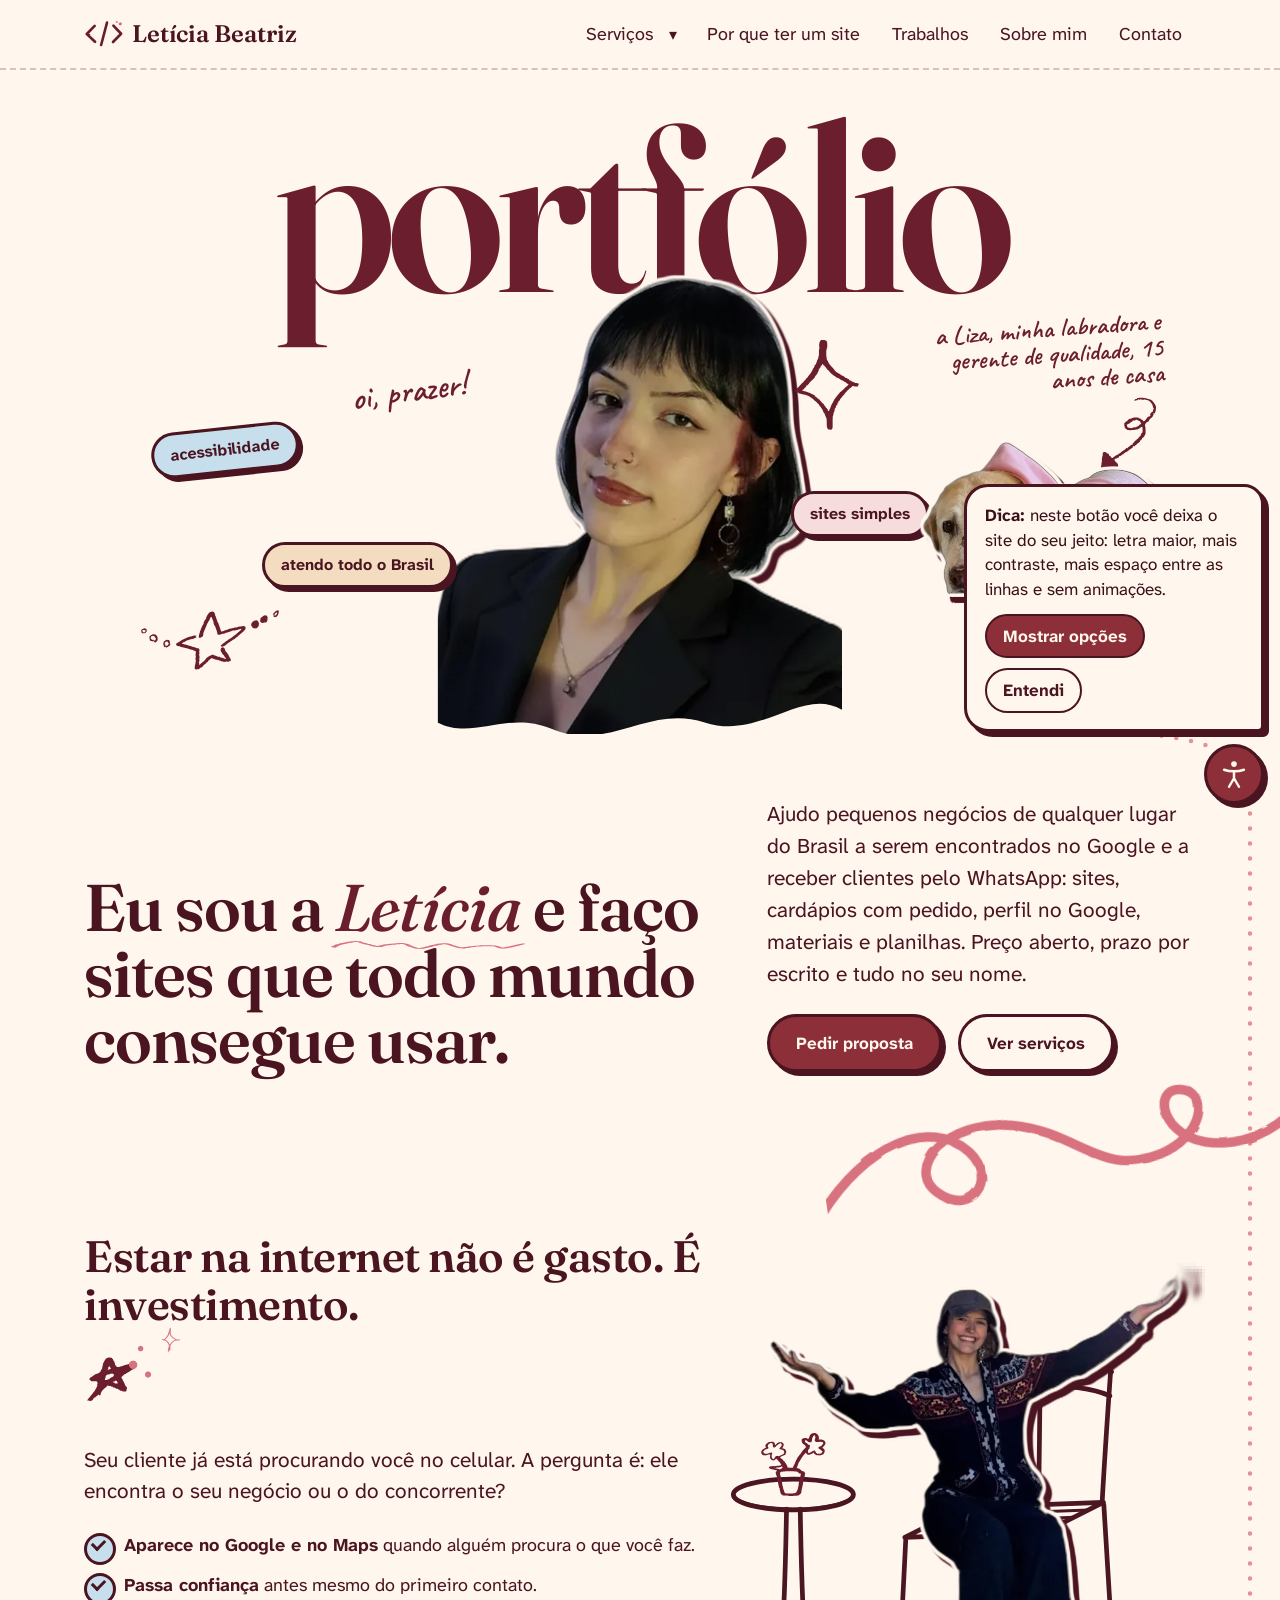
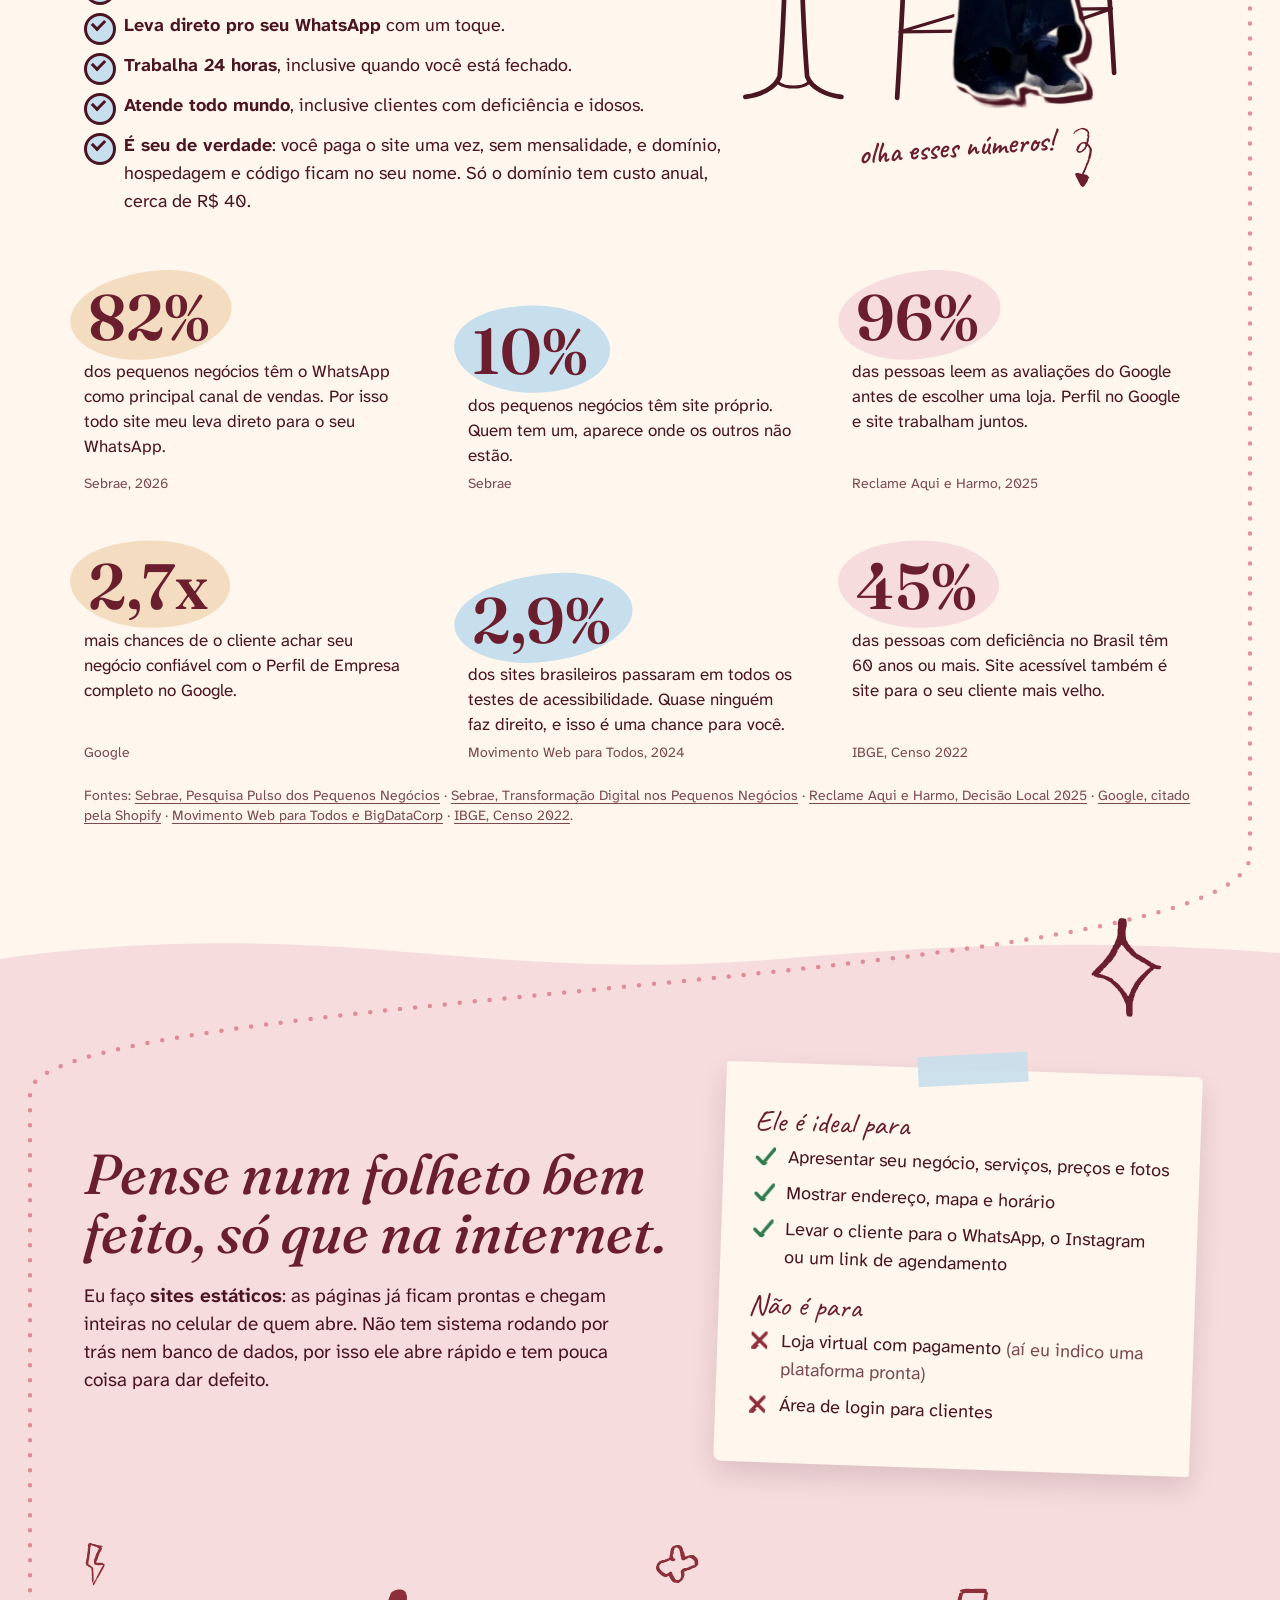
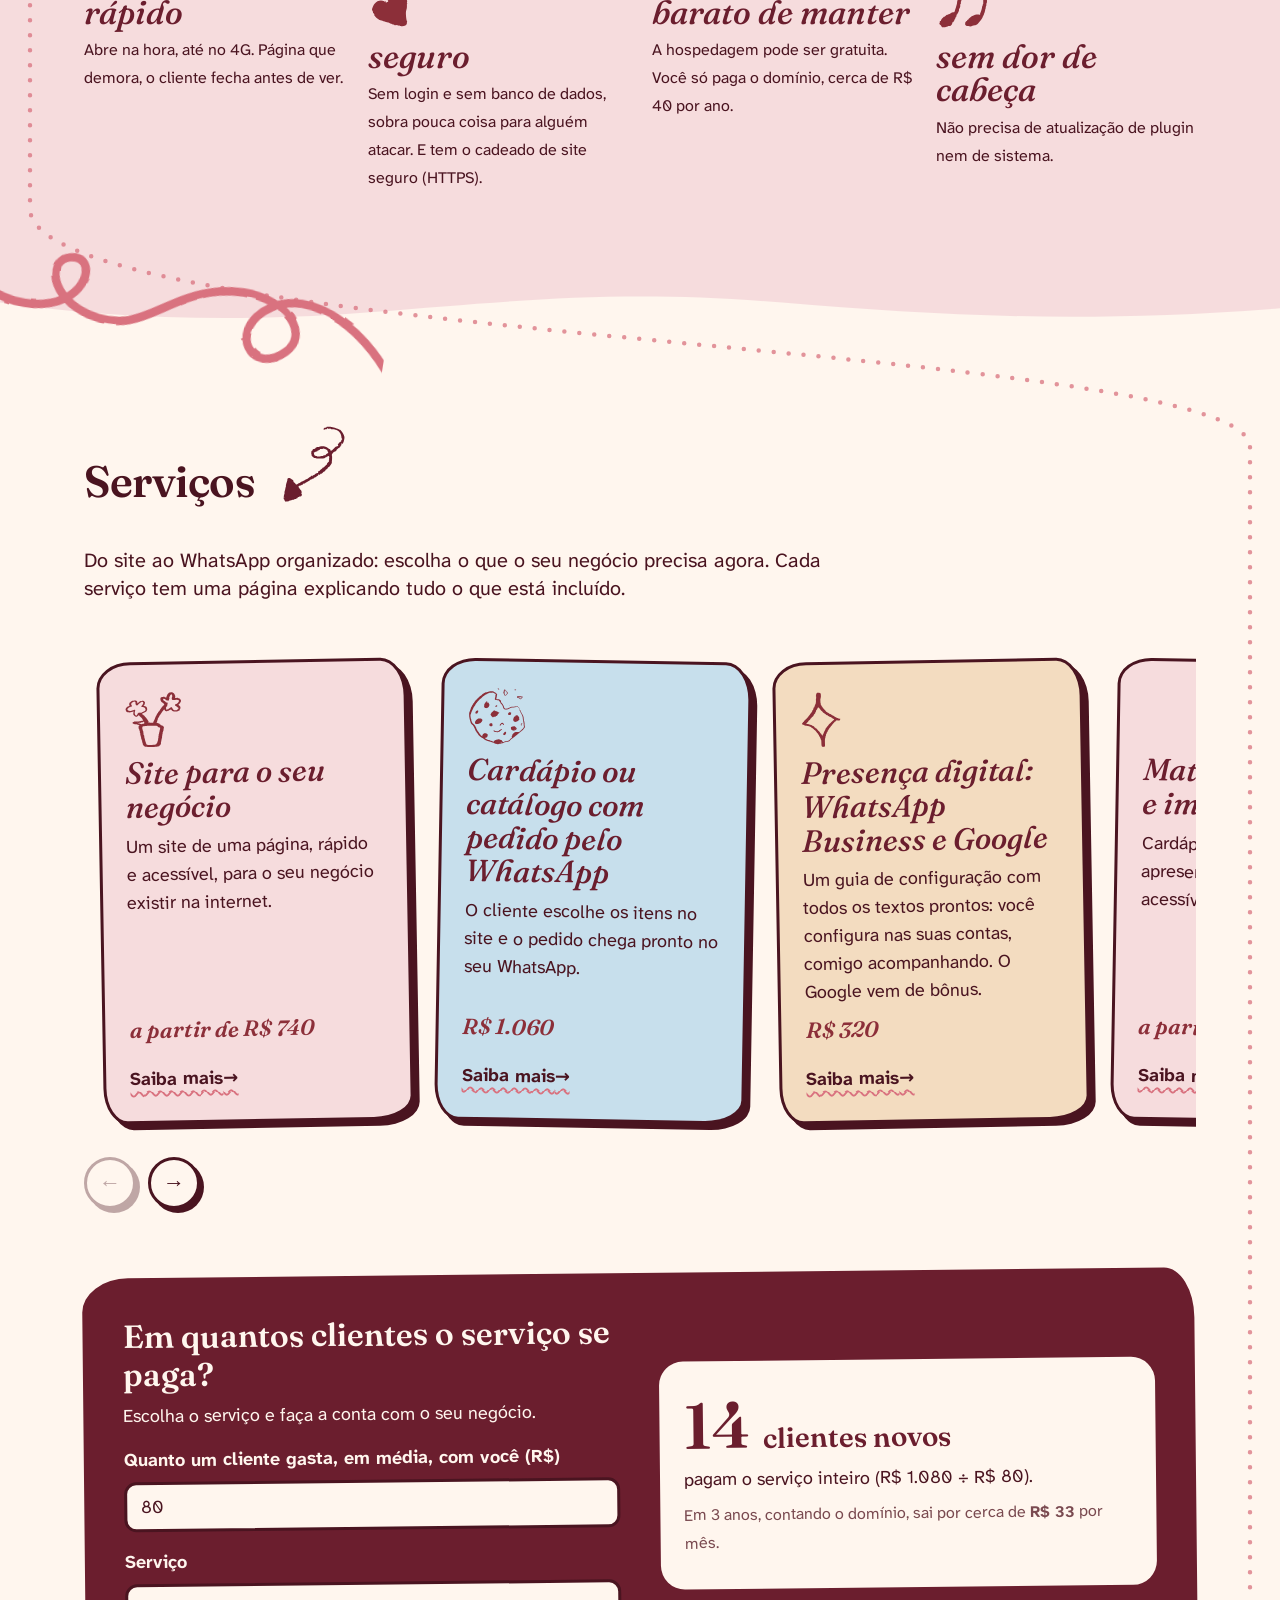
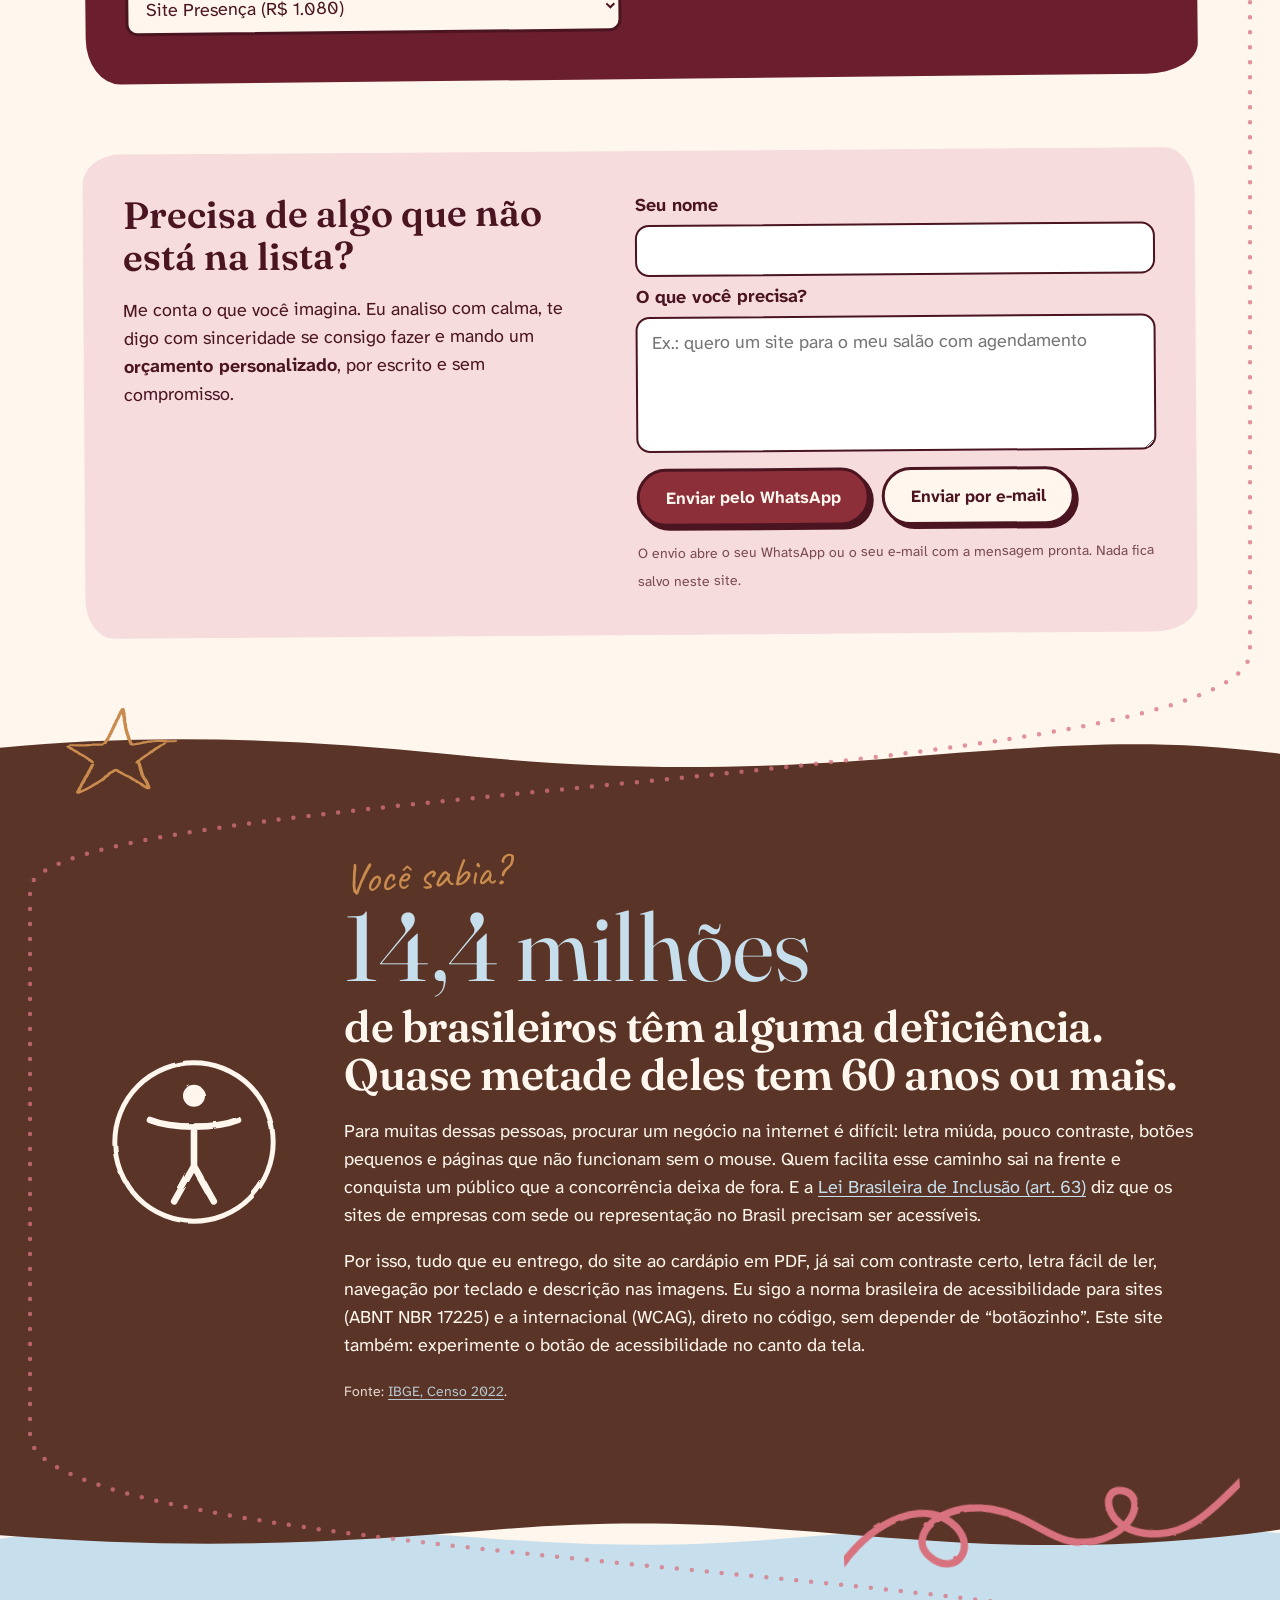
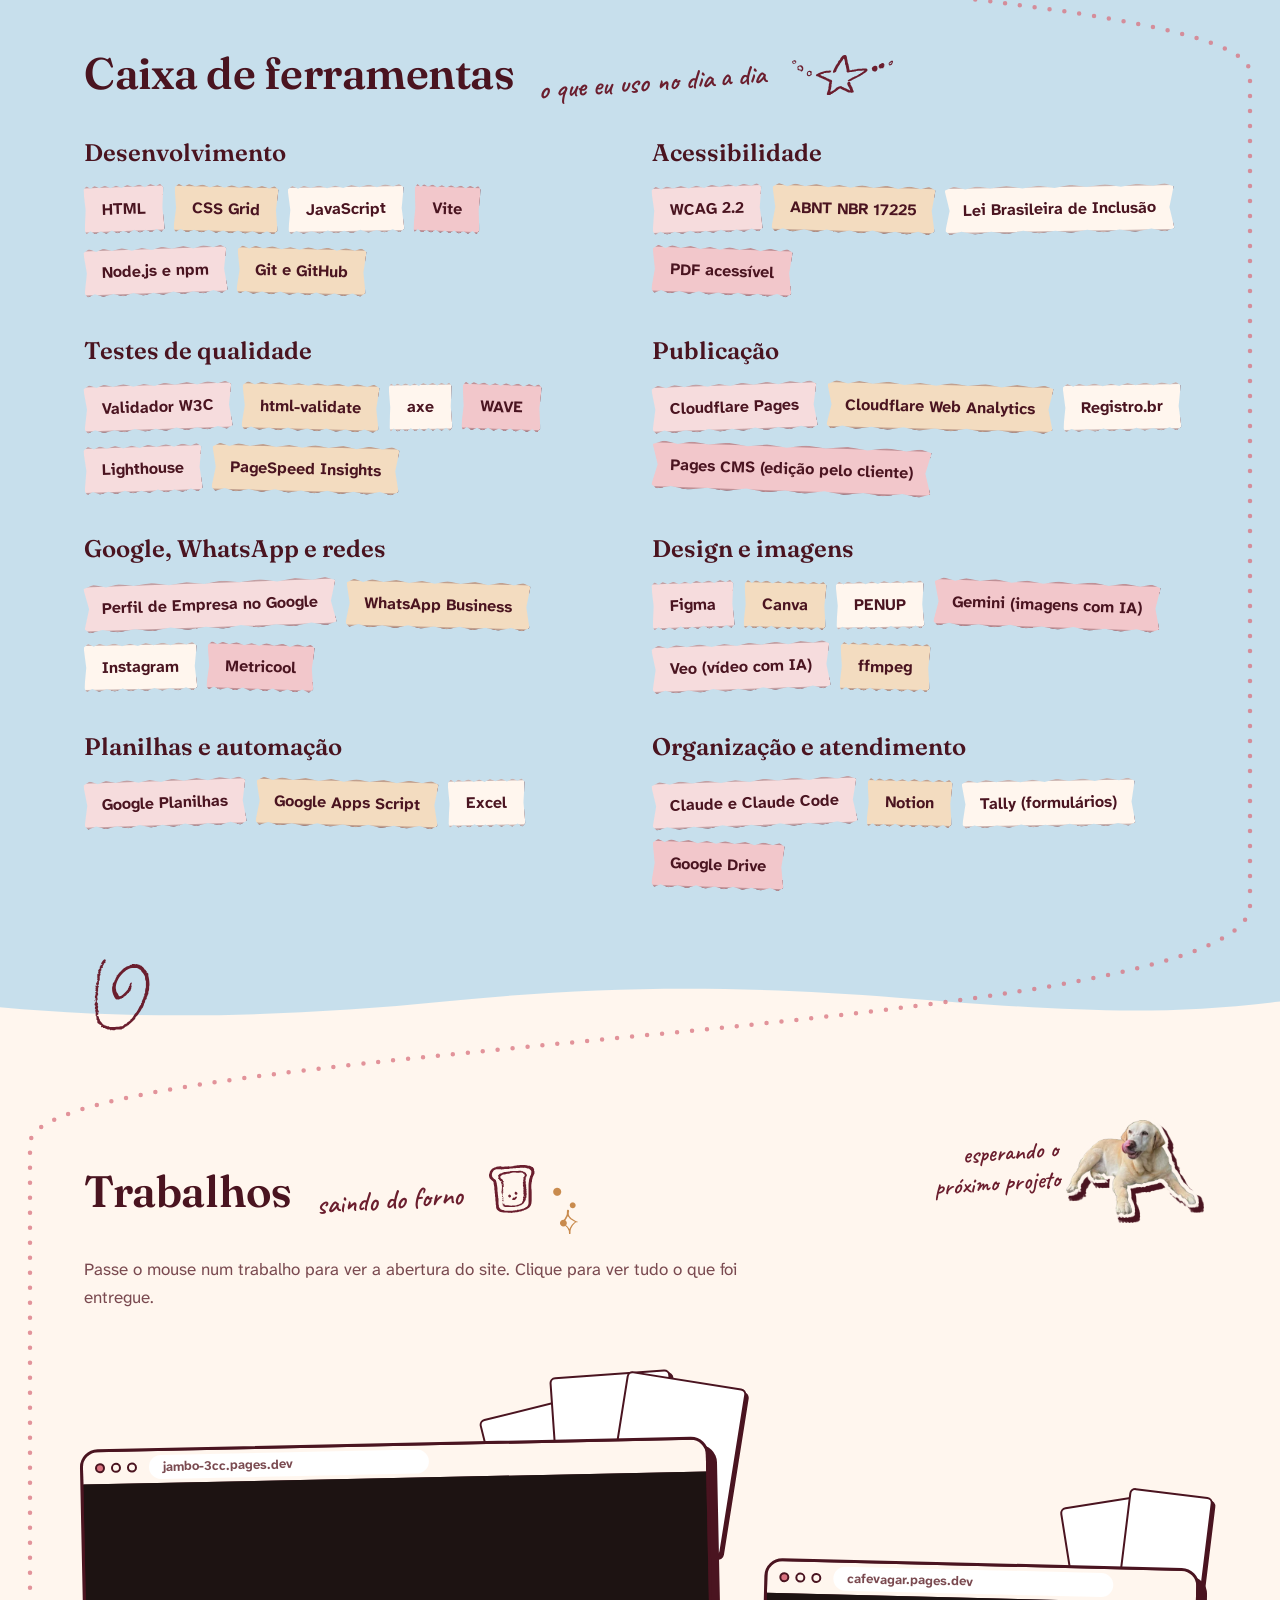
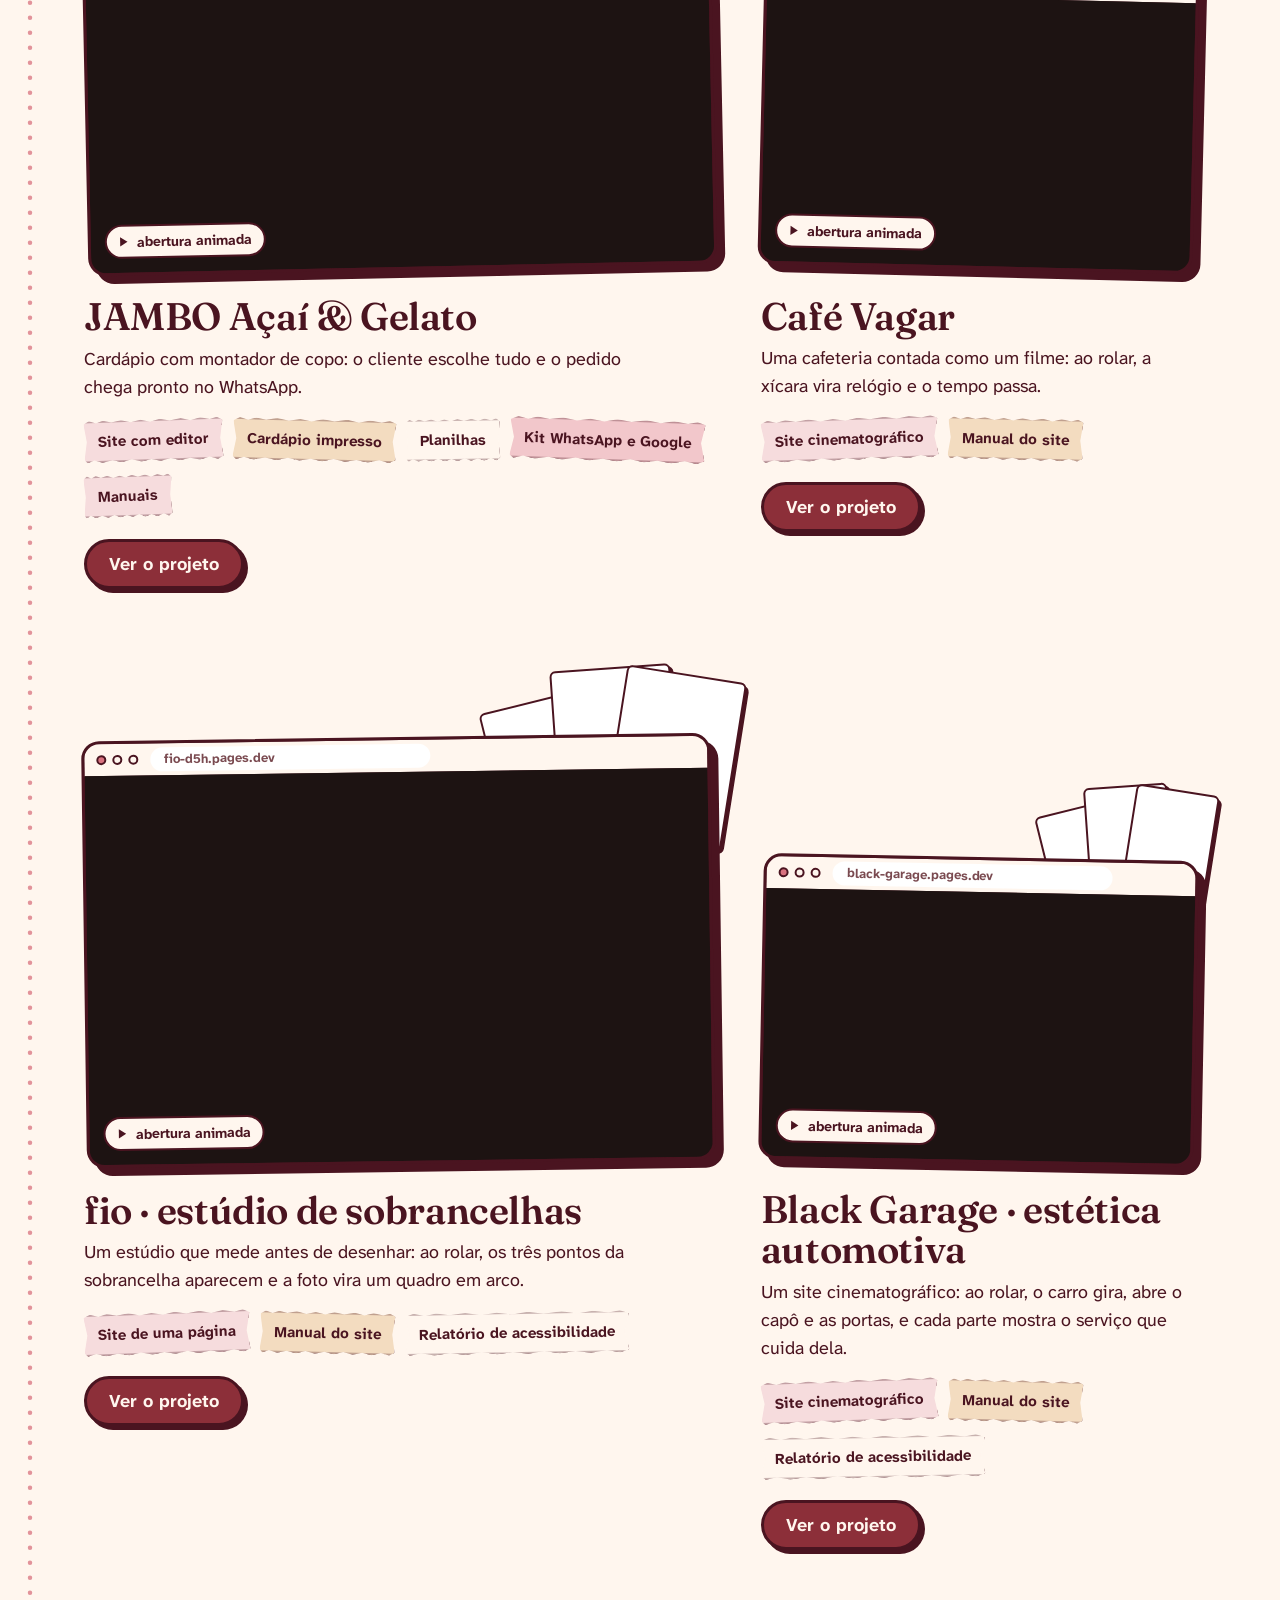
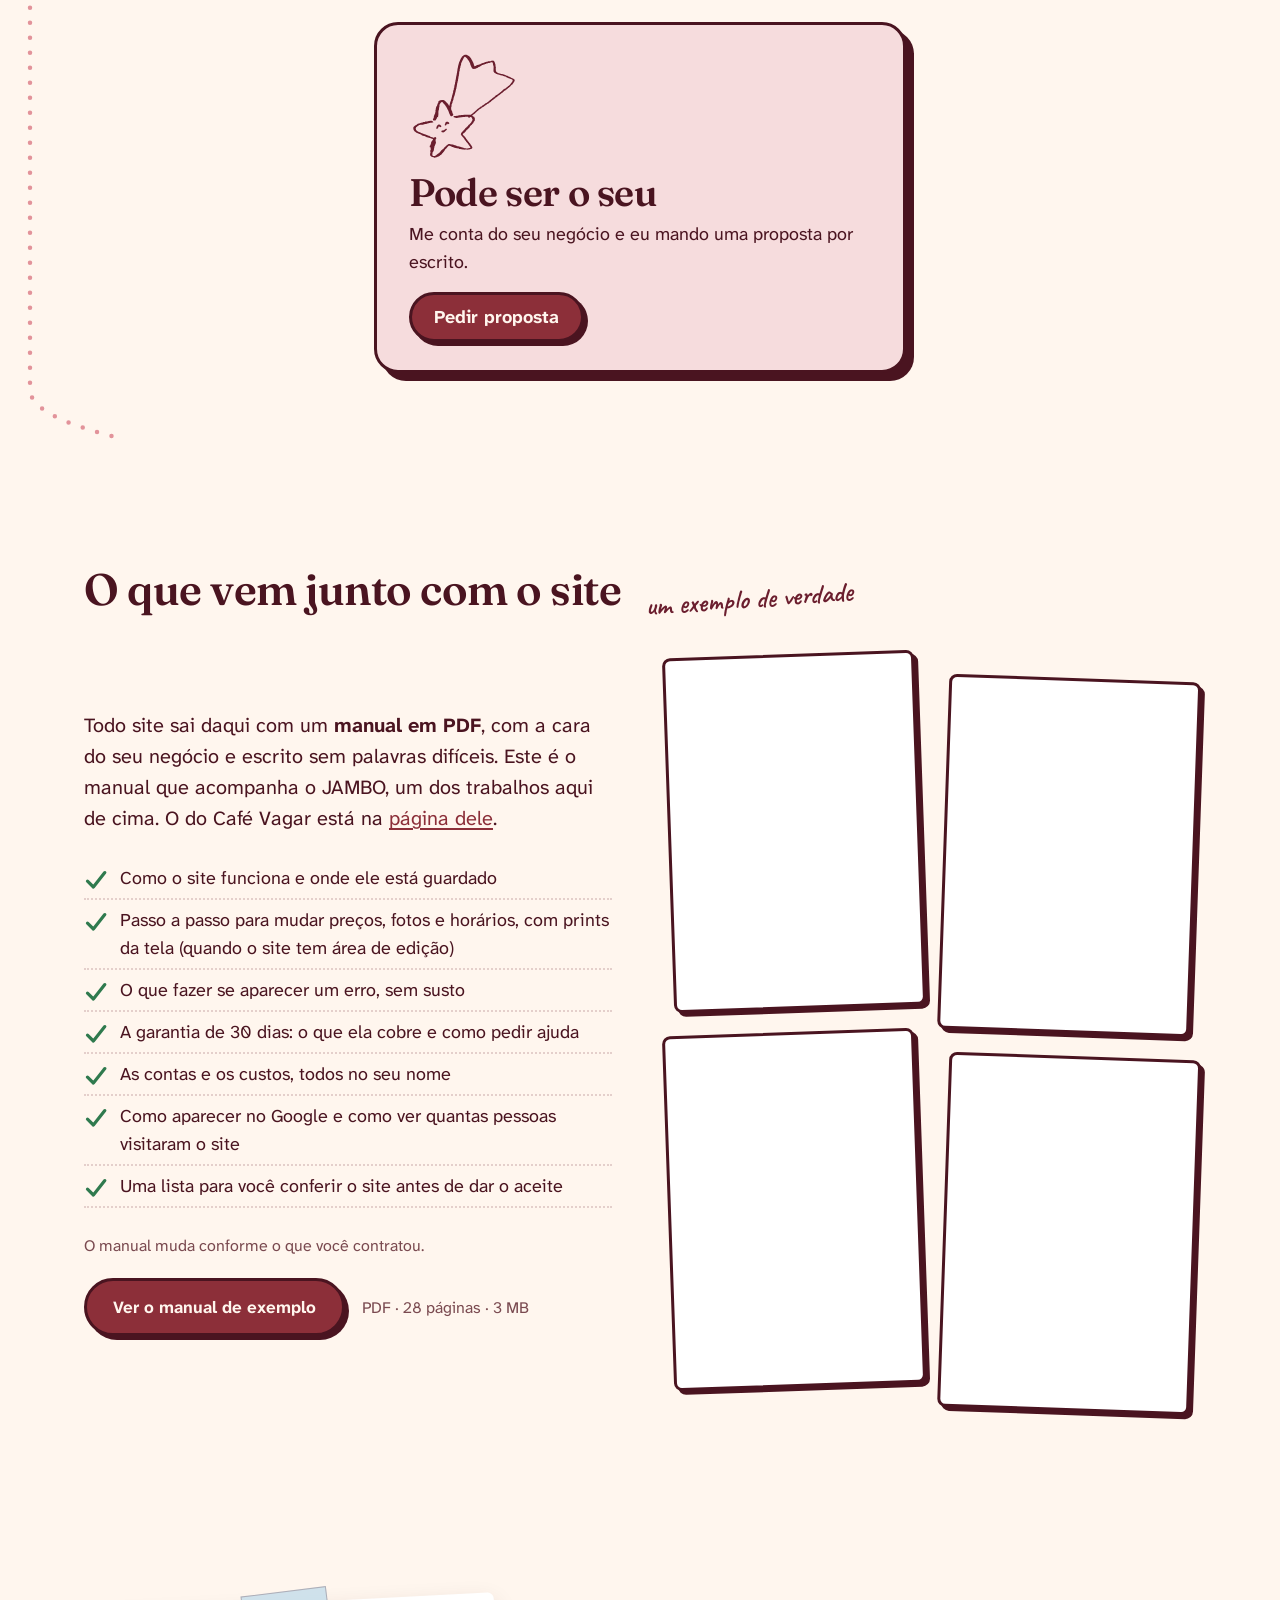
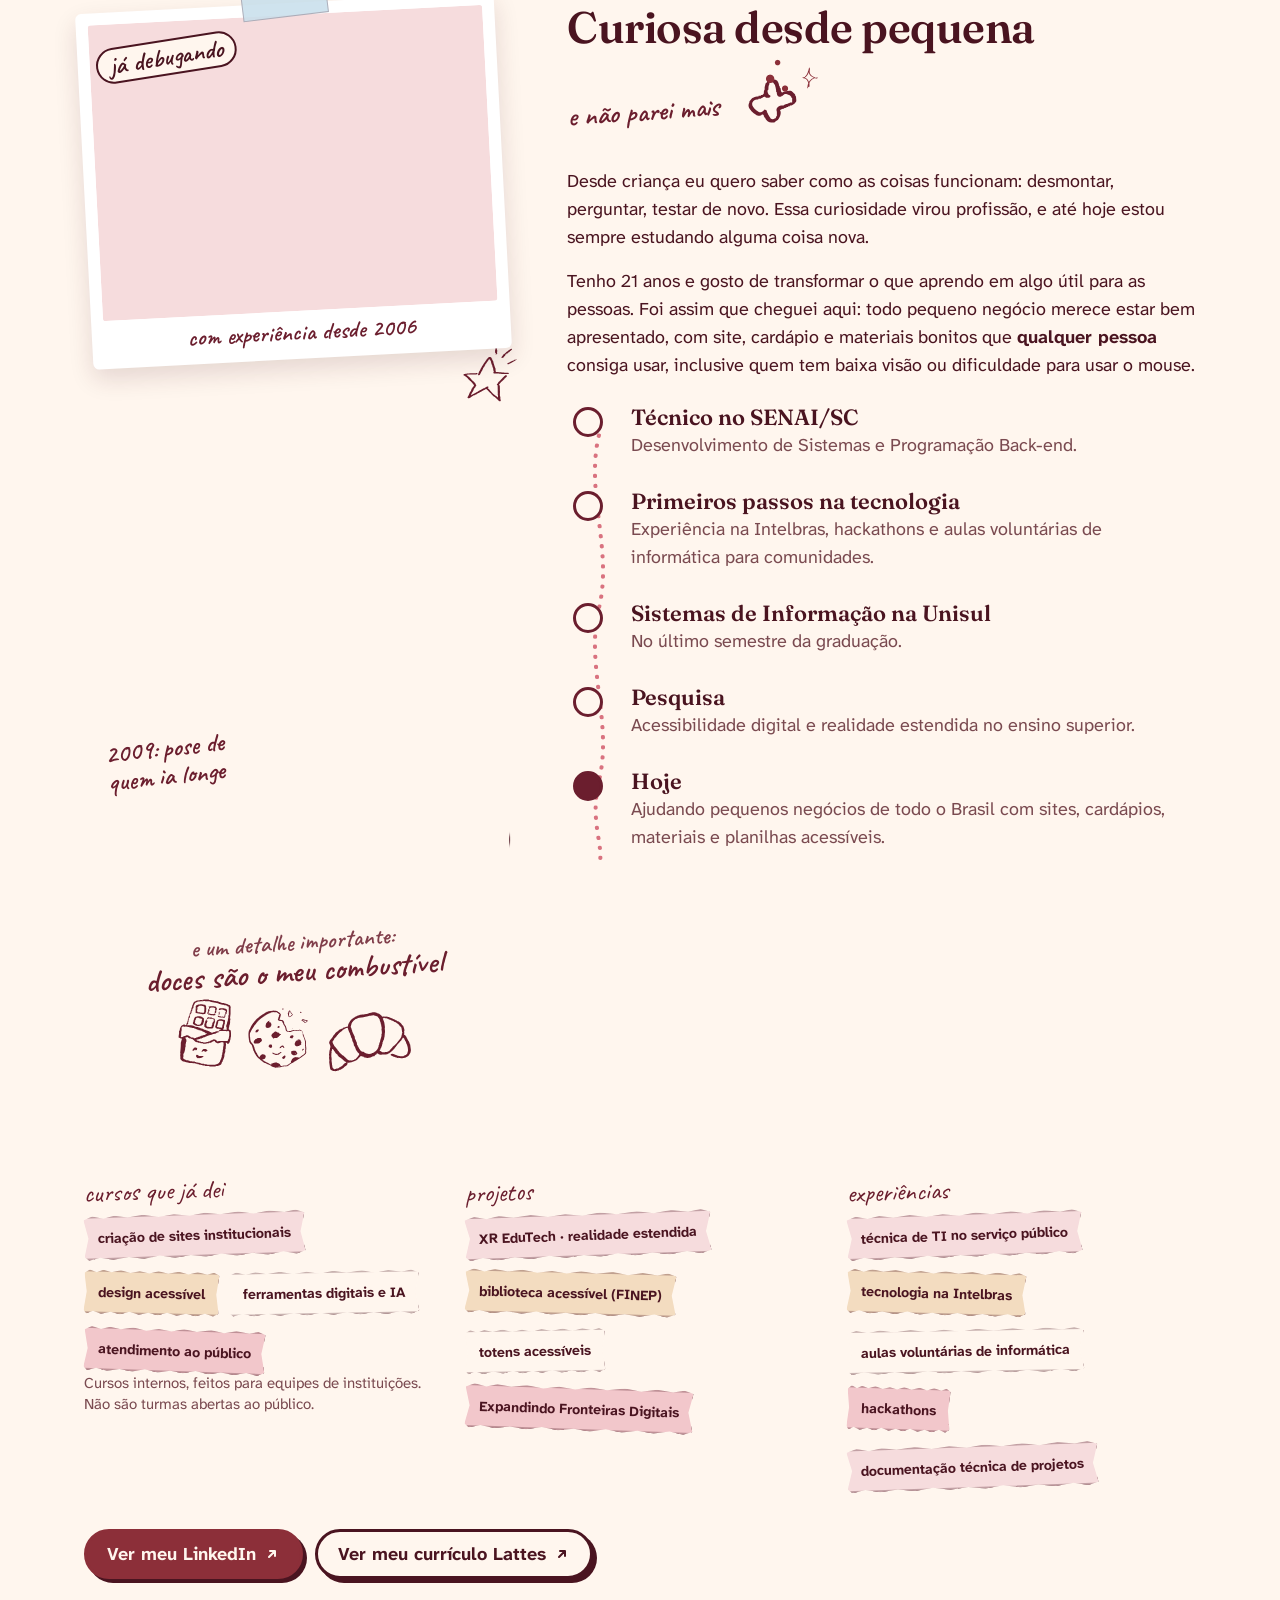
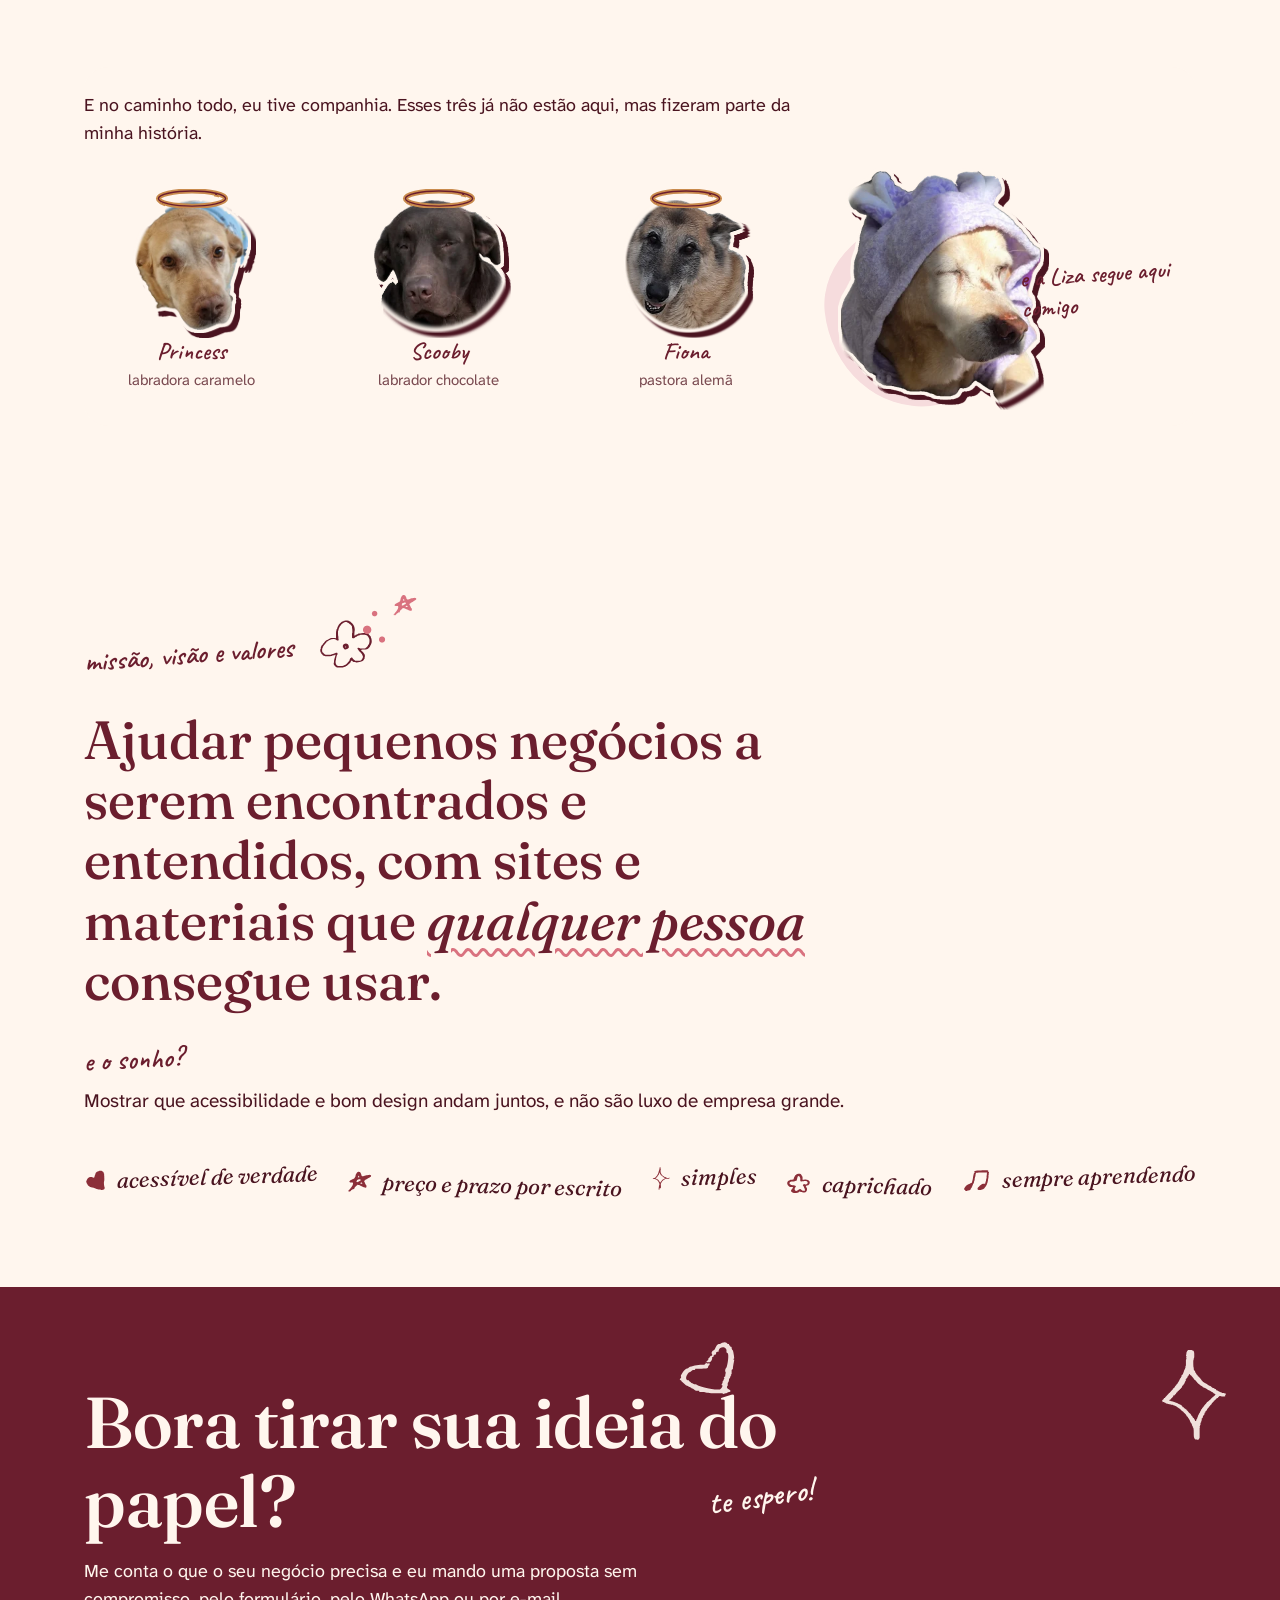
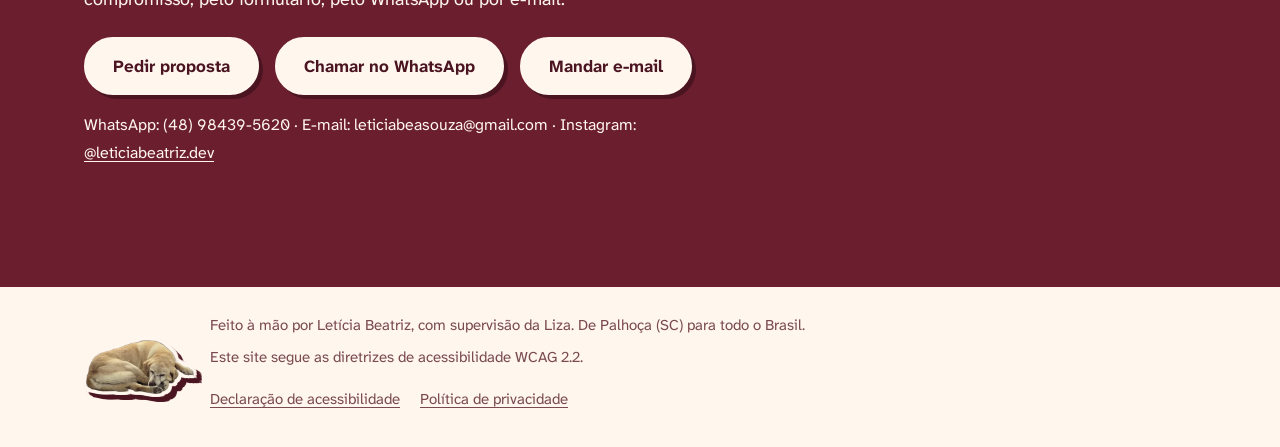
<file: index.html>
<!DOCTYPE html>
<html lang="pt-BR">
<head>
<meta charset="utf-8">
<meta name="viewport" content="width=device-width, initial-scale=1">
<title>Letícia Beatriz — sites, cardápios e materiais acessíveis</title>
<link rel="icon" href="/favicon.ico?v=2" sizes="48x48">
<link rel="icon" href="/favicon.svg?v=2" type="image/svg+xml">
<link rel="apple-touch-icon" href="/apple-touch-icon.png?v=2">
<link rel="manifest" href="/site.webmanifest?v=2">
<meta name="description" content="Sites, cardápios com pedido pelo WhatsApp, materiais e planilhas simples e acessíveis para pequenos negócios de todo o Brasil.">
<link rel="canonical" href="https://portfolio-85x.pages.dev/">
<meta property="og:type" content="website">
<meta property="og:locale" content="pt_BR">
<meta property="og:site_name" content="Letícia Beatriz">
<meta property="og:title" content="Letícia Beatriz — sites, cardápios e materiais acessíveis">
<meta property="og:description" content="Sites, cardápios com pedido pelo WhatsApp, materiais e planilhas simples e acessíveis para pequenos negócios de todo o Brasil.">
<meta property="og:url" content="https://portfolio-85x.pages.dev/">
<meta property="og:image" content="https://portfolio-85x.pages.dev/img/compartilhar.jpg">
<meta property="og:image:type" content="image/jpeg">
<meta property="og:image:width" content="1200">
<meta property="og:image:height" content="630">
<meta property="og:image:alt" content="Letícia Beatriz sorrindo, de blazer preto, ao lado do texto: sites, cardápios e materiais acessíveis para pequenos negócios.">
<meta name="twitter:card" content="summary_large_image">
<meta name="twitter:title" content="Letícia Beatriz — sites, cardápios e materiais acessíveis">
<meta name="twitter:description" content="Sites, cardápios com pedido pelo WhatsApp, materiais e planilhas simples e acessíveis para pequenos negócios de todo o Brasil.">
<meta name="twitter:image" content="https://portfolio-85x.pages.dev/img/compartilhar.jpg">
<meta name="twitter:image:alt" content="Letícia Beatriz sorrindo, de blazer preto, ao lado do texto: sites, cardápios e materiais acessíveis para pequenos negócios.">
<meta name="theme-color" content="#fff6ee">
<script>(function(){try{var z=[.9,1,1.15,1.3,1.45,1.6],e=JSON.parse(localStorage.getItem("lb-a11y"));if(!e)return;if(e.v!==2){e.zoom=Math.min(5,(e.zoom|0)+1);e.v=2;localStorage.setItem("lb-a11y",JSON.stringify(e))}var r=document.documentElement;r.style.setProperty("--zoom",z[e.zoom]||1);for(var o in e.ops)if(e.ops[o])r.classList.add("a-"+o)}catch(x){}})()</script>
<script type="application/ld+json">{"@context": "https://schema.org", "@type": "ProfessionalService", "name": "Letícia Beatriz — sites e materiais acessíveis", "url": "https://portfolio-85x.pages.dev/", "image": "https://portfolio-85x.pages.dev/img/compartilhar.jpg", "description": "Sites, cardápios com pedido pelo WhatsApp, materiais e planilhas simples e acessíveis para pequenos negócios de todo o Brasil.", "telephone": "+55 48 98439-5620", "email": "leticiabeasouza@gmail.com", "areaServed": {"@type": "Country", "name": "Brasil"}, "address": {"@type": "PostalAddress", "addressLocality": "Palhoça", "addressRegion": "SC", "addressCountry": "BR"}, "priceRange": "R$ 175 – R$ 1.850", "founder": {"@type": "Person", "name": "Letícia Beatriz Souza", "sameAs": ["https://www.instagram.com/leticiabeatriz.dev/", "https://www.linkedin.com/in/leticia-beatriz015", "https://lattes.cnpq.br/2189030331746865"]}, "knowsAbout": ["acessibilidade digital", "WCAG", "sites para pequenos negócios", "cardápio digital"]}</script>
<link rel="preconnect" href="https://fonts.googleapis.com">
<link rel="preconnect" href="https://fonts.gstatic.com" crossorigin>
<link rel="preload" as="style" href="https://fonts.googleapis.com/css2?family=Fraunces:ital,opsz,wght@0,9..144,500;0,9..144,600;1,9..144,500&family=Atkinson+Hyperlegible+Next:wght@400;700&family=Caveat:wght@600&display=swap">
<link rel="stylesheet" href="https://fonts.googleapis.com/css2?family=Fraunces:ital,opsz,wght@0,9..144,500;0,9..144,600;1,9..144,500&family=Atkinson+Hyperlegible+Next:wght@400;700&family=Caveat:wght@600&display=swap" media="print" onload="this.media='all'">
<noscript><link rel="stylesheet" href="https://fonts.googleapis.com/css2?family=Fraunces:ital,opsz,wght@0,9..144,500;0,9..144,600;1,9..144,500&family=Atkinson+Hyperlegible+Next:wght@400;700&family=Caveat:wght@600&display=swap"></noscript>
<style>
:root{--vw:1vw}main,header.topo,footer{--vw:calc(1vw / var(--zoom,1))}
:where(main,header.topo,footer) *{min-width:0}main{overflow-wrap:break-word}
.marca svg,.marca img,.sub-abrir{flex:none}.palavra{font-variation-settings:"opsz" 144}header.topo .wrap{flex-wrap:wrap;row-gap:8px}
.eu-recorte{max-width:100%;object-fit:contain;object-position:50% 100%}.combustivel-lado>*{max-width:100%}.combustivel-lado .nota{overflow-wrap:break-word}.doces-trio{flex-wrap:wrap;justify-content:center}

:root{
  --cereja:#4a1420;--bordo:#6b1e2e;--vinho:#8c2f39;--morango:#d9727f;--rosa:#f6dcdd;--creme:#fff6ee;
  --caramelo:#c98b4e;--chocolate:#5a3426;--azul:#c7dfec;--texto-suave:#7a4a50;
  --font-display:"Fraunces",Georgia,serif;--font-sans:"Atkinson Hyperlegible Next","Atkinson Hyperlegible",system-ui,sans-serif;--font-mao:"Caveat","Segoe Print",cursive;
  --espaco-2:8px;--espaco-4:16px;--espaco-6:24px;--espaco-10:40px;--raio-sm:8px;--raio-blob:24px;--raio-pilula:999px;
  --sombra-adesivo:4px 4px 0 #4a1420;
}
*{box-sizing:border-box}
html{scroll-behavior:smooth;overflow-x:clip}
body{margin:0;background:var(--creme);color:var(--cereja);font-family:var(--font-sans);font-size:18px;line-height:28px;overflow-x:hidden}
img,svg{display:block}
a{color:var(--vinho);text-underline-offset:3px}
:focus-visible{outline:3px solid var(--vinho);outline-offset:3px;border-radius:4px}
.escuro :focus-visible{outline-color:var(--creme)}
.pular{position:absolute;left:var(--espaco-4);top:-80px;background:var(--bordo);color:var(--creme);padding:12px 20px;border-radius:var(--raio-pilula);z-index:100;font-weight:700}
.pular:focus{top:var(--espaco-4)}
.wrap{max-width:1160px;margin:0 auto;padding:0 var(--espaco-6)}
h1,h2,h3{font-family:var(--font-display);font-weight:600;margin:0}
h2{font-size:clamp(34px,calc(5 * var(--vw)),44px);line-height:1.1;letter-spacing:-.5px}
h3{font-size:26px;line-height:32px}
.nota{font-family:var(--font-mao);font-weight:600;font-size:28px;line-height:30px;color:var(--bordo)}
.doodle{width:100%;height:auto;color:var(--bordo);overflow:visible}
.btn{display:inline-flex;align-items:center;gap:10px;min-height:48px;padding:12px 26px;border-radius:var(--raio-pilula);font-weight:700;font-size:17px;text-decoration:none;border:3px solid var(--cereja);box-shadow:var(--sombra-adesivo);transition:transform .15s,box-shadow .15s}
.btn:hover{transform:translate(-2px,-2px);box-shadow:6px 6px 0 var(--cereja)}
.btn:active{transform:translate(2px,2px);box-shadow:2px 2px 0 var(--cereja)}
.btn-principal{background:var(--vinho);color:var(--creme)}
.btn-secundario{background:var(--creme);color:var(--cereja)}

/* topo */
header.topo{position:sticky;top:0;z-index:50;background:rgba(255,246,238,.92);backdrop-filter:blur(6px);border-bottom:2px dashed rgba(107,30,46,.25)}
.topo .wrap{display:flex;align-items:center;justify-content:space-between;min-height:68px;gap:var(--espaco-4)}
.marca{font-family:var(--font-display);font-size:24px;font-weight:600;color:var(--cereja);text-decoration:none;display:flex;align-items:center;gap:8px}
.marca .doodle{width:34px}
.marca .logo-codigo{width:40px;height:auto;color:var(--bordo);overflow:visible}
nav ul{display:flex;gap:var(--espaco-2);list-style:none;margin:0;padding:0;flex-wrap:wrap}
nav a{display:inline-block;padding:10px 14px;min-height:44px;color:var(--cereja);text-decoration:none;font-weight:400;border-radius:var(--raio-pilula)}
nav a:hover{background:var(--rosa)}
@media (max-width:760px){}

/* hero */
.hero{position:relative;padding:var(--espaco-10) 0 110px}

.ola{font-family:var(--font-mao);font-size:34px;color:var(--vinho);margin:0 0 4px;transform:rotate(-3deg);display:inline-block}
.hero h1{font-size:clamp(52px,calc(8.5 * var(--vw)),96px);line-height:.95;letter-spacing:-2px}
.hero h1 em{font-style:italic;font-weight:500;color:var(--bordo);position:relative;white-space:nowrap}
.sublinha{position:absolute;left:-4%;right:-4%;bottom:-18px;height:40px;width:108%;color:var(--morango)}
.hero p.lead{font-size:21px;line-height:32px;max-width:560px;margin:var(--espaco-6) 0 var(--espaco-6)}
.acoes{display:flex;flex-wrap:wrap;gap:var(--espaco-4)}
.colagem{position:relative;aspect-ratio:1/1.05;max-width:440px;justify-self:center;width:100%}
.foto{position:absolute;inset:4% 14% 16% 6%;background:var(--rosa);border:3px solid var(--cereja);border-radius:var(--raio-blob);box-shadow:var(--sombra-adesivo);transform:rotate(-3deg);overflow:hidden}
.foto img{width:100%;height:100%;object-fit:cover;object-position:50% 30%}
.colagem .cao{position:absolute;width:46%;right:-4%;bottom:-6%;background:none;border:0;padding:0;transform:rotate(7deg);cursor:pointer}
.colagem .cao .polaroid{padding:8px 8px 6px}.colagem .cao figcaption{font-size:20px;line-height:22px;margin-top:4px}
.colagem .cao:focus-visible{outline-offset:6px}
.colagem .seta-nota{position:absolute;left:0;bottom:-15%;width:52%}
.colagem .seta-nota .nota{display:block;transform:rotate(-6deg);margin-left:8%}
.colagem .seta-nota .doodle{width:34%;margin:-6px 0 0 62%;transform:rotate(-20deg)}
.colagem .brilho{position:absolute;width:20%;top:-4%;right:4%;color:var(--caramelo)}
.balao{position:absolute;right:30%;bottom:46%;background:var(--creme);border:3px solid var(--cereja);border-radius:var(--raio-blob);padding:6px 14px;font-family:var(--font-mao);font-size:26px;opacity:0;transform:scale(.6);transition:.25s;pointer-events:none}
.balao.on{opacity:1;transform:scale(1) rotate(-4deg)}


/* faixa */
.faixa{background:var(--bordo);color:var(--creme);border-block:3px solid var(--cereja);overflow:hidden;position:relative;transform:rotate(-1.2deg);margin:0 -20px}
.faixa-trilho{display:flex;width:max-content;animation:rolar 32s linear infinite}
.faixa.pausada .faixa-trilho{animation-play-state:paused}
.faixa ul{display:flex;list-style:none;margin:0;padding:14px 0;gap:0}
.faixa li{display:flex;align-items:center;gap:22px;padding-right:22px;font-family:var(--font-display);font-size:24px;font-style:italic;white-space:nowrap}
.faixa li .doodle{width:26px;color:var(--caramelo)}
.faixa button{position:absolute;right:14px;top:50%;transform:translateY(-50%);min-width:44px;min-height:44px;border-radius:var(--raio-pilula);border:2px solid var(--creme);background:var(--cereja);color:var(--creme);font:700 14px var(--font-sans);padding:0 14px;cursor:pointer}
@keyframes rolar{to{transform:translateX(-50%)}}

section{padding:96px 0}
.cabeca{display:flex;align-items:flex-end;gap:var(--espaco-6);margin-bottom:var(--espaco-10);flex-wrap:wrap}
.cabeca .nota{transform:rotate(-4deg)}
.cabeca .doodle{width:70px}

/* sobre / linha do tempo */
.sobre .wrap{display:grid;grid-template-columns:.8fr 1.2fr;gap:64px;align-items:start}
.sobre p{margin:0 0 var(--espaco-4)}
.polaroid{background:#fff;border:3px solid var(--cereja);padding:12px 12px 14px;box-shadow:var(--sombra-adesivo);border-radius:6px;margin:0}
.polaroid img{width:100%;height:auto;aspect-ratio:var(--ar,4/5);object-fit:cover;border-radius:3px;background:var(--rosa)}
.polaroid figcaption{font-family:var(--font-mao);font-weight:600;font-size:24px;line-height:26px;color:var(--bordo);text-align:center;margin-top:8px}
.fita{position:absolute;width:86px;height:26px;background:rgba(199,223,236,.85);border:1.5px solid rgba(74,20,32,.25);top:-12px;left:50%;transform:translateX(-50%) rotate(-4deg);z-index:2}
.fita.rosa{background:rgba(217,114,127,.7)}
.infancia{position:relative;max-width:440px;margin:0 auto;padding-bottom:20px}
.pc{position:relative;transform:rotate(-3deg);z-index:2}
.pc .nota-foto{position:absolute;top:30px;left:18px;font-family:var(--font-mao);font-weight:600;font-size:26px;color:var(--cereja);background:var(--creme);padding:2px 12px;border:2px solid var(--cereja);border-radius:var(--raio-pilula);transform:rotate(-6deg)}
.crianca{position:relative;width:58%;transform:rotate(4deg);margin:-30px 0 0 auto}
.crianca .nota-lado{position:absolute;right:-56px;bottom:-56px;width:150px;transform:rotate(6deg);text-align:center}
.crianca .nota-lado .doodle{width:60px;margin:0 auto;transform:rotate(200deg)}
.caminho{position:relative;list-style:none;margin:var(--espaco-6) 0 0;padding:0 0 0 64px}
.caminho-box{position:relative}
.caminho-box svg.trilha{position:absolute;left:14px;top:32px;width:36px;height:calc(100% - 16px);overflow:visible;color:var(--morango)}
.caminho li{position:relative;margin-bottom:28px;transition:.5s ease}
.js .caminho li{opacity:0;transform:translateX(18px)}
.js .caminho li.on{opacity:1;transform:none}
.caminho li::before{content:"";position:absolute;left:-58px;top:4px;width:24px;height:24px;border-radius:50%;background:var(--creme);border:3px solid var(--bordo)}
.caminho li:last-child::before{background:var(--bordo)}
.caminho strong{font-family:var(--font-display);font-size:22px;line-height:28px;display:block;font-weight:600}
.caminho span{color:var(--texto-suave)}
@media (max-width:900px){.sobre .wrap{grid-template-columns:1fr}.crianca .nota-lado{right:-20px}}

/* mural */
.mural-sec{background:var(--rosa);border-block:3px solid var(--cereja)}
.mural{position:relative;height:1120px;margin-top:var(--espaco-6);border:3px dashed rgba(107,30,46,.35);border-radius:var(--raio-blob);background-image:radial-gradient(rgba(107,30,46,.18) 1.6px,transparent 1.6px);background-size:26px 26px;background-color:var(--creme);overflow:hidden;list-style:none;padding:0}
.peca{position:absolute;margin:0;touch-action:auto;user-select:none;-webkit-user-select:none;transition:transform .7s cubic-bezier(.2,1.4,.4,1),opacity .5s}
.mural.pronto .peca{cursor:grab}
.peca.arrastando{cursor:grabbing;transition:none;z-index:40!important}
.peca.fora{opacity:0}
.peca .polaroid{width:var(--w,220px);position:relative}
.postit{width:200px;min-height:170px;padding:22px 18px 18px;background:var(--azul);border:3px solid var(--cereja);box-shadow:var(--sombra-adesivo);font-family:var(--font-mao);font-weight:600;font-size:26px;line-height:28px;color:var(--cereja);position:relative;border-radius:4px}
.postit.r{background:#f2c7cb}.postit.c{background:#f3dcc0}
.postit .doodle{width:54px;position:absolute;right:-18px;bottom:-22px;background:var(--creme);border:3px solid var(--cereja);border-radius:50%;padding:6px}
.adesivo{width:96px;background:var(--creme);border:3px solid var(--cereja);border-radius:50%;padding:14px;box-shadow:var(--sombra-adesivo)}
.mural-acoes{display:flex;gap:var(--espaco-4);align-items:center;flex-wrap:wrap;margin-top:var(--espaco-6)}
.mural-acoes .dica{margin:0}
@media (max-width:860px){
  .mural{height:auto;display:grid;grid-template-columns:repeat(2,minmax(0,1fr));gap:28px 16px;padding:28px 16px}
  .peca{position:static;transform:rotate(var(--r,0deg))!important}
  .peca{min-width:0}.peca .polaroid,.peca .postit{width:100%;min-width:0}.postit{font-size:21px;line-height:23px;padding:16px 12px;min-height:150px}.postit .doodle{width:42px;right:-8px}.mural .polaroid figcaption{font-size:19px;line-height:21px;overflow-wrap:anywhere}
  .adesivo{width:84px;margin:0 auto}
  .mural-acoes button{display:none}
}

/* servicos */
.planos{display:grid;grid-template-columns:repeat(3,1fr);gap:var(--espaco-6);align-items:stretch}
.plano{border:3px solid var(--cereja);border-radius:var(--raio-blob);padding:var(--espaco-6);background:var(--creme);box-shadow:var(--sombra-adesivo);display:flex;flex-direction:column;gap:var(--espaco-2);position:relative}
.plano.destaque{background:var(--bordo);color:var(--creme)}
.plano.destaque a.btn{background:var(--creme);color:var(--cereja)}
.plano .preco{font-family:var(--font-display);font-size:40px;line-height:44px;font-weight:600}
.plano .preco small{font-family:var(--font-sans);font-size:15px;font-weight:400;display:block;line-height:20px}
.plano ul{padding-left:22px;margin:var(--espaco-2) 0 var(--espaco-4);flex:1}
.plano li{margin-bottom:6px}
.selo{position:absolute;top:-22px;right:18px;background:var(--azul);color:var(--cereja);border:3px solid var(--cereja);border-radius:var(--raio-pilula);padding:2px 14px;font-family:var(--font-mao);font-size:24px;transform:rotate(4deg)}
.extras{margin-top:var(--espaco-10);display:flex;flex-wrap:wrap;gap:10px}
.extras span{border:2px solid var(--cereja);border-radius:var(--raio-pilula);padding:6px 14px;background:var(--creme);font-size:16px}
.extras span:nth-child(3n){background:var(--azul)}.extras span:nth-child(3n+1){background:var(--rosa)}
@media (max-width:960px){.planos{grid-template-columns:1fr}}

/* acessibilidade */
.acess{background:var(--chocolate);color:var(--creme)}
.acess .wrap{display:grid;grid-template-columns:220px 1fr;gap:var(--espaco-10);align-items:center}
.acess .doodle{color:var(--creme);width:220px}
.acess h2{color:var(--creme)}
.acess .grande{margin:0 0 8px;font-family:var(--font-display);font-size:clamp(56px,calc(9 * var(--vw)),96px);line-height:1;color:var(--azul)}
.acess a{color:var(--azul)}
@media (max-width:760px){.acess .wrap{grid-template-columns:1fr}.acess .doodle{width:140px}}

/* portfolio */
.trabalhos{display:grid;grid-template-columns:repeat(3,1fr);gap:var(--espaco-6)}
.trabalho{border:3px dashed var(--bordo);border-radius:var(--raio-blob);min-height:260px;display:flex;flex-direction:column;align-items:center;justify-content:center;text-align:center;padding:var(--espaco-6);gap:var(--espaco-2)}
.trabalho .doodle{width:90px}
@media (max-width:860px){.trabalhos{grid-template-columns:1fr}}

/* passos */
.passos{list-style:none;margin:0;padding:0;display:grid;grid-template-columns:repeat(4,1fr);gap:var(--espaco-6);counter-reset:p}
.passos li{counter-increment:p;position:relative;padding-top:70px}
.passos li::before{content:counter(p);position:absolute;top:0;left:0;width:56px;height:56px;border-radius:50%;background:var(--azul);border:3px solid var(--cereja);display:grid;place-items:center;font-family:var(--font-display);font-size:28px;font-weight:600}
.passos li:nth-child(even)::before{background:var(--rosa)}
@media (max-width:860px){.passos{grid-template-columns:1fr 1fr}}

/* contato */
.contato{background:var(--bordo);color:var(--creme);text-align:center;position:relative;overflow:hidden}
.contato h2{color:var(--creme);font-size:clamp(40px,calc(7 * var(--vw)),72px)}
.contato p{max-width:560px;margin:var(--espaco-4) auto var(--espaco-6)}
.contato .acoes{justify-content:center}
.contato .btn-secundario{border-color:var(--creme)}
.contato .doodle{color:var(--creme)}
.contato .flutua{position:absolute;width:110px;opacity:.9}
.contato .f1{left:auto;right:42%;top:8%;width:70px}.contato .f3{display:none}.contato .f4{right:4%;top:10%;bottom:auto;width:70px}
.contatos-texto{font-size:16px;margin-top:var(--espaco-6)}
.contatos-texto a{color:inherit;text-decoration:underline;text-underline-offset:3px}
@media (max-width:760px){.contato .flutua{width:64px;opacity:.5}}
footer{padding:var(--espaco-6) 0;font-size:15px;color:var(--texto-suave)}
footer .wrap{display:flex;justify-content:space-between;flex-wrap:wrap;gap:var(--espaco-4)}

/* hero com recorte */
.hero{padding:var(--espaco-6) 0 64px}
.palco{position:relative;height:clamp(440px,calc(52 * var(--vw)),640px);border-bottom:3px solid var(--cereja);overflow:hidden}
.palavra{position:absolute;left:50%;top:2%;transform:translateX(-50%);margin:0;font-family:var(--font-display);font-weight:600;font-size:clamp(92px,calc(18.5 * var(--vw)),236px);line-height:.85;letter-spacing:-.04em;color:var(--bordo);white-space:nowrap;z-index:1}
.recorte,.eu-recorte,.cao-recorte img,.crianca-recorte img{filter:drop-shadow(3px 0 0 var(--creme)) drop-shadow(-3px 0 0 var(--creme)) drop-shadow(0 3px 0 var(--creme)) drop-shadow(0 -3px 0 var(--creme)) drop-shadow(6px 6px 0 var(--cereja))}
.eu-recorte{position:absolute;bottom:0;left:50%;transform:translateX(-50%);height:96%;width:auto;z-index:2}
.cao-recorte{position:absolute;right:3%;bottom:0;height:46%;z-index:3;background:none;border:0;padding:0;cursor:pointer}
.cao-recorte img{height:100%;width:auto;display:block}
.cao-recorte:focus-visible{outline-offset:6px}
.croissant-hero{position:absolute;left:4%;bottom:0;width:clamp(120px,18%,210px);z-index:3}
.seta-nota{position:absolute;right:3%;bottom:40%;width:min(250px,26%);z-index:3;text-align:right}
.seta-nota .nota{display:block;transform:rotate(-4deg);font-size:26px;line-height:26px}
.seta-nota .doodle{width:70px;margin:0 0 0 auto;transform:rotate(110deg)}
.n-ola{position:absolute;left:24%;top:44%;z-index:3;transform:rotate(-8deg);font-size:34px}
.palco .brilho{position:absolute;width:70px;top:38%;right:30%;z-index:3;color:var(--caramelo)}
.pilula{position:absolute;z-index:3;background:var(--azul);border:3px solid var(--cereja);border-radius:var(--raio-pilula);padding:6px 16px;font-weight:700;font-size:16px;box-shadow:var(--sombra-adesivo);animation:flutuar 6s ease-in-out infinite}
.p1{left:6%;top:52%;transform:rotate(-6deg)}
.p2{right:24%;top:62%;background:var(--rosa);animation-delay:-2s}
.p3{left:16%;top:70%;background:#f3dcc0;animation-delay:-4s}
.balao{right:6%;bottom:44%;z-index:4}
.hero-texto{display:grid;grid-template-columns:1.2fr .8fr;gap:var(--espaco-10);align-items:end;margin-top:var(--espaco-10)}
.hero-texto h1{font-size:clamp(40px,calc(5.4 * var(--vw)),66px);line-height:1;letter-spacing:-1px}
.hero-texto h1 em{font-style:italic;font-weight:500;color:var(--bordo);position:relative;white-space:nowrap}
.hero-texto .lead{font-size:20px;line-height:30px;margin:0 0 var(--espaco-6)}
@media (max-width:860px){
  .palco{height:480px}.palavra{font-size:calc(25 * var(--vw));top:4%}.eu-recorte{height:88%}
  .cao-recorte{height:30%;right:0}.croissant-hero{width:110px;left:0}
  .seta-nota{display:none}.p2,.p3{display:none}.p1{left:2%;top:40%;font-size:14px}
  .n-ola{left:4%;top:28%;font-size:26px}.palco .brilho{right:6%;top:34%;width:46px}
  .hero-texto{grid-template-columns:1fr;gap:var(--espaco-4)}
}
.crianca-recorte{position:relative;width:60%;margin:-50px 0 0 auto;z-index:1}
.crianca-recorte img{width:100%;height:auto;display:block}
.crianca-recorte .nota{position:absolute;left:-58%;bottom:14%;width:150px;transform:rotate(-6deg);font-size:26px;line-height:28px}
.estrela-c{position:absolute;width:56px;right:-6%;top:6%;color:var(--caramelo)}

/* missao visao valores */
.mvv-grade{display:grid;grid-template-columns:repeat(3,1fr);gap:var(--espaco-6)}
.mvv-card{background:var(--creme);border:3px solid var(--cereja);border-radius:var(--raio-blob);padding:56px var(--espaco-6) var(--espaco-6);position:relative;box-shadow:var(--sombra-adesivo)}
.mvv-card:nth-child(2){transform:rotate(1deg)}.mvv-card:nth-child(1){transform:rotate(-1deg)}
.selo-oval{position:absolute;top:-26px;left:20px;padding:8px 26px;border:3px solid var(--cereja);border-radius:50%;font-size:26px;box-shadow:inset 0 0 0 4px rgba(255,246,238,.9),var(--sombra-adesivo);transform:rotate(-4deg)}
.selo-oval.azul{background:var(--azul)}.selo-oval.rosa{background:var(--rosa)}.selo-oval.caramelo{background:#f3dcc0}
.mvv-card p{margin:0}
.valores{margin:0;padding-left:22px}.valores li{margin-bottom:6px}
@media (max-width:860px){.mvv-grade{grid-template-columns:1fr;gap:48px}}

/* toolkit */
.toolkit{background:var(--azul);border-block:3px solid var(--cereja)}
.tool-grade{display:grid;grid-template-columns:repeat(2,1fr);gap:var(--espaco-10) var(--espaco-6)}
.tool-grupo h3{font-size:24px;margin-bottom:var(--espaco-4)}
.fitas{list-style:none;margin:0;padding:0;display:flex;flex-wrap:wrap;gap:14px 10px}
.fitas li{padding:8px 18px;font-weight:700;font-size:16px;background:var(--creme);color:var(--cereja);box-shadow:3px 3px 0 var(--cereja);clip-path:polygon(0 8%,4% 0,9% 6%,14% 0,20% 5%,27% 0,34% 6%,41% 1%,48% 6%,55% 0,62% 5%,70% 0,77% 6%,84% 0,91% 5%,96% 0,100% 7%,98% 50%,100% 93%,96% 100%,90% 94%,83% 100%,76% 95%,69% 100%,62% 94%,55% 100%,48% 95%,41% 100%,34% 94%,27% 100%,20% 95%,13% 100%,7% 94%,2% 100%,0 92%,2% 50%);border-block:2px solid rgba(74,20,32,.3)}
.fitas li:nth-child(4n+1){background:var(--rosa);transform:rotate(-2deg)}
.fitas li:nth-child(4n+2){background:#f3dcc0;transform:rotate(1.5deg)}
.fitas li:nth-child(4n+3){background:var(--creme);transform:rotate(-1deg)}
.fitas li:nth-child(4n){background:#f2c7cb;transform:rotate(2deg)}
@media (max-width:860px){.tool-grade{grid-template-columns:1fr}}

/* menu de acessibilidade */
.a11y-botao{position:fixed;right:16px;bottom:96px;z-index:70;width:60px;height:60px;border-radius:50%;background:var(--vinho);color:var(--creme);border:3px solid var(--cereja);box-shadow:var(--sombra-adesivo);display:grid;place-items:center;cursor:pointer;padding:0}
.a11y-botao svg{width:34px;height:34px}
.a11y-painel{position:fixed;right:16px;bottom:168px;z-index:71;width:min(360px,calc(calc(100 * var(--vw)) - 32px));max-height:calc(100vh - 190px);overflow:auto;background:var(--creme);border:3px solid var(--cereja);border-radius:var(--raio-blob);box-shadow:6px 6px 0 var(--cereja);padding:var(--espaco-6)}
.a11y-painel[hidden]{display:none}
.a11y-painel h2{font-size:26px;line-height:30px;margin-bottom:4px}
.a11y-painel .sub{font-size:15px;line-height:21px;color:var(--texto-suave);margin:0 0 var(--espaco-4)}
.a11y-tam{display:flex;align-items:center;justify-content:space-between;gap:8px;margin-bottom:var(--espaco-4);font-weight:700}
.a11y-tam div{display:flex;gap:8px;align-items:center}
.a11y-tam output{min-width:52px;text-align:center}
.a11y-grade{display:grid;grid-template-columns:1fr 1fr;gap:10px}
.a11y-op{min-height:64px;border:2px solid var(--cereja);border-radius:16px;background:var(--creme);color:var(--cereja);font:700 15px/19px var(--font-sans);padding:10px;cursor:pointer;text-align:left}
.a11y-op[aria-pressed="true"]{background:var(--bordo);color:var(--creme)}
.a11y-op[aria-pressed="true"]::after{content:" ✓"}
.a11y-mini{min-width:44px;min-height:44px;border-radius:50%;border:2px solid var(--cereja);background:var(--azul);color:var(--cereja);font:700 18px var(--font-sans);cursor:pointer}
.a11y-rodape{display:flex;justify-content:space-between;align-items:center;margin-top:var(--espaco-4);gap:10px;flex-wrap:wrap}
.a11y-rodape button{background:none;border:0;color:var(--vinho);font:700 15px var(--font-sans);text-decoration:underline;cursor:pointer;min-height:44px}
.guia-leitura{position:fixed;left:0;right:0;height:48px;pointer-events:none;z-index:69;background:rgba(242,210,122,.28);border-block:2px solid var(--cereja);display:none}
html.a-guia .guia-leitura{display:block}
/* efeitos */
html.a-contraste{--cereja:#000;--bordo:#000;--vinho:#000;--chocolate:#000;--texto-suave:#1a1a1a;--rosa:#fff;--azul:#fff;--creme:#fff;--morango:#000;--caramelo:#000;--sombra-adesivo:4px 4px 0 #000}
html.a-contraste .postit,html.a-contraste .fitas li,html.a-contraste .selo-oval,html.a-contraste .pilula{background:#fff!important}
html.a-contraste .acess .grande{color:#fff}
html.a-contraste .doodle{color:#000}
html.a-fonte .nota,html.a-fonte .postit,html.a-fonte .polaroid figcaption,html.a-fonte h1,html.a-fonte h2,html.a-fonte h3,html.a-fonte .faixa li,html.a-fonte .palavra,html.a-fonte .preco,html.a-fonte .caminho strong,html.a-fonte .balao,html.a-fonte .marca{font-family:var(--font-sans)!important;font-style:normal!important}
html.a-espaco body,html.a-espaco p,html.a-espaco li{line-height:2!important;letter-spacing:.12em!important;word-spacing:.16em!important}
html.a-links a{text-decoration:underline!important;text-decoration-thickness:3px!important;outline:2px dashed currentColor;outline-offset:2px}
html.a-cursor,html.a-cursor *{cursor:url("data:image/svg+xml,%3Csvg xmlns='http://www.w3.org/2000/svg' width='48' height='48' viewBox='0 0 48 48'%3E%3Cpath d='M6 4 L6 40 L16 30 L24 46 L31 43 L23 27 L38 27 Z' fill='%23fff6ee' stroke='%234a1420' stroke-width='3' stroke-linejoin='round'/%3E%3C/svg%3E") 6 4,auto!important}
html.a-enfeites .doodle,html.a-enfeites .cao-svg,html.a-enfeites .pilula,html.a-enfeites .n-ola,html.a-enfeites .seta-nota,html.a-enfeites .passeio,html.a-enfeites .flutua,html.a-enfeites .fita{display:none!important}
html.a-parar *,html.a-parar *::before,html.a-parar *::after{animation:none!important;transition:none!important;scroll-behavior:auto!important}
html.a-parar .passeio{display:none}
html.a-parar .desenhar path,html.a-parar .desenhar ellipse,html.a-parar .desenhar circle,html.a-parar .desenhar rect{stroke-dasharray:none!important;stroke-dashoffset:0!important}
html.a-parar .desenhar [fill]{opacity:1!important}
html.a-parar .js .caminho li,html.a-parar.js .caminho li{opacity:1;transform:none}
main,header.topo,footer{zoom:var(--zoom,1)}

/* beneficios */
.beneficios{background:var(--creme)}
.benef-topo{display:grid;grid-template-columns:1.2fr .8fr;gap:var(--espaco-10);align-items:center}
.lead-sec{font-size:21px;line-height:31px;margin:0 0 var(--espaco-6);max-width:620px}
.vantagens{list-style:none;margin:0;padding:0;display:grid;gap:12px}
.vantagens li{position:relative;padding-left:40px}
.vantagens li::before{content:"";position:absolute;left:0;top:2px;width:26px;height:26px;border-radius:50%;background:var(--azul);border:3px solid var(--cereja)}
.vantagens li::after{content:"";position:absolute;left:8px;top:8px;width:10px;height:6px;border-left:3px solid var(--cereja);border-bottom:3px solid var(--cereja);transform:rotate(-45deg)}
.apresenta{position:relative}
.apresenta img{width:100%;height:auto;display:block}
.apresenta .nota{position:absolute;right:0;top:-6%;transform:rotate(6deg);font-size:30px}
.numeros{list-style:none;margin:56px 0 0;padding:0;display:grid;grid-template-columns:repeat(3,1fr);gap:var(--espaco-6)}
.num{border:3px solid var(--cereja);border-radius:var(--raio-blob);padding:var(--espaco-6);box-shadow:var(--sombra-adesivo);display:flex;flex-direction:column;gap:6px}
.num:nth-child(odd){transform:rotate(-1deg)}.num:nth-child(even){transform:rotate(1deg)}
.num.azul{background:var(--azul)}.num.rosa{background:var(--rosa)}.num.creme{background:#fff}.num.caramelo{background:#f3dcc0}
.num .valor{font-family:var(--font-display);font-weight:600;font-size:58px;line-height:1;color:var(--bordo)}
.num .desc{font-size:17px;line-height:25px}
.num .fonte{font-size:14px;line-height:18px;color:var(--texto-suave);margin-top:auto}
.calc{margin-top:64px;display:grid;grid-template-columns:1fr 1fr;gap:var(--espaco-10);background:var(--bordo);color:var(--creme);border:3px solid var(--cereja);border-radius:var(--raio-blob);padding:var(--espaco-10);box-shadow:6px 6px 0 var(--cereja)}
.calc h3{font-size:32px;line-height:38px}
.calc p{margin:8px 0}
.campos{display:grid;gap:8px;margin-top:var(--espaco-4)}
.campos label{font-weight:700}
.campos input,.campos select{font:400 18px var(--font-sans);padding:10px 14px;min-height:48px;border-radius:12px;border:3px solid var(--cereja);background:var(--creme);color:var(--cereja);margin-bottom:8px}
.campos input:focus-visible,.campos select:focus-visible{outline:3px solid var(--creme);outline-offset:3px}
.resultado{background:var(--creme);color:var(--cereja);border-radius:var(--raio-blob);padding:var(--espaco-6);border:3px solid var(--cereja);align-self:center}
.grande-num{font-family:var(--font-display);font-weight:600;font-size:64px;line-height:1;margin:0;color:var(--bordo)}
.grande-num span:last-child{font-size:28px}
.resultado .mes{font-size:16px;color:var(--texto-suave)}
.fontes-dados{font-size:14px;line-height:20px;color:var(--texto-suave);margin-top:var(--espaco-6)}
.fontes-dados a{color:var(--texto-suave)}
@media (max-width:860px){.benef-topo,.calc{grid-template-columns:1fr}.numeros{grid-template-columns:1fr}.apresenta{max-width:340px;margin:0 auto}.calc{padding:var(--espaco-6)}}

/* formacao */
.form-grade{display:grid;grid-template-columns:repeat(3,1fr);gap:var(--espaco-6);margin-top:var(--espaco-6)}
.form-card{background:var(--creme);border:3px solid var(--cereja);border-radius:var(--raio-blob);padding:56px var(--espaco-6) var(--espaco-6);position:relative;box-shadow:var(--sombra-adesivo)}
.form-card ul{margin:0;padding-left:20px}.form-card li{margin-bottom:8px}
.sub-h{margin:64px 0 var(--espaco-6);font-size:30px;line-height:36px}
.ganhos{list-style:none;margin:0;padding:0;display:grid;gap:14px}
.ganhos li{display:grid;grid-template-columns:1fr 40px 1.4fr;align-items:center;gap:12px;background:var(--rosa);border:3px solid var(--cereja);border-radius:var(--raio-pilula);padding:12px 24px}
.g-de{font-weight:700}.g-seta{font-family:var(--font-display);font-size:30px;text-align:center;color:var(--bordo)}
@media (max-width:860px){.form-grade{grid-template-columns:1fr;gap:48px}.ganhos li{grid-template-columns:1fr;border-radius:var(--raio-blob)}.g-seta{display:none}}

/* estatico */
.estatico{background:var(--rosa);border-block:3px solid var(--cereja)}
.estat-grade{display:grid;grid-template-columns:1.2fr 1fr;gap:var(--espaco-6);margin-top:var(--espaco-6)}
.estat-card{background:var(--creme);border:3px solid var(--cereja);border-radius:var(--raio-blob);padding:var(--espaco-6);box-shadow:var(--sombra-adesivo)}
.estat-card h3{font-size:24px;margin-bottom:8px}.estat-card .mt{margin-top:var(--espaco-4)}
.estat-card ul{margin:0;padding-left:20px}.estat-card li{margin-bottom:8px}
@media (max-width:860px){.estat-grade{grid-template-columns:1fr}}
.form-grade{grid-template-columns:repeat(3,1fr)!important;row-gap:56px!important}
.anjos-lista .raca{display:block;font-size:15px;color:var(--texto-suave)}
/* mais de mim */
.mais-mim{background:var(--azul);border-block:3px solid var(--cereja)}
.postits{list-style:none;margin:0;padding:0;display:grid;grid-template-columns:repeat(5,1fr);gap:var(--espaco-6);align-items:center}
.postits li:nth-child(odd){transform:rotate(-3deg)}.postits li:nth-child(even){transform:rotate(3deg)}
.postits .postit{width:auto}
.postits .liza{text-align:center}.postits .liza .sticker-cao{margin:0 auto}
.postits .liza .nota{display:block;margin-top:8px}
@media (max-width:960px){.postits{grid-template-columns:repeat(2,1fr)}}
/* contato com recorte */
.contato-grade{display:grid;grid-template-columns:1.3fr .7fr;gap:var(--espaco-10);align-items:end;text-align:left}
.contato-grade .acoes{justify-content:flex-start}
.contato .contato-grade p{margin-left:0}
.paz{position:relative;margin-bottom:-96px}
.paz img{width:100%;height:auto;display:block;filter:drop-shadow(3px 0 0 var(--creme)) drop-shadow(-3px 0 0 var(--creme)) drop-shadow(0 -3px 0 var(--creme)) drop-shadow(6px 6px 0 var(--cereja))}
.paz .nota{position:absolute;left:-30%;top:12%;color:var(--creme);transform:rotate(-8deg);font-size:32px}
@media (max-width:860px){.contato-grade{grid-template-columns:1fr;text-align:center}.contato-grade .acoes{justify-content:center}.paz{max-width:260px;margin:0 auto -96px}.paz .nota{left:-20%}}

/* cachorros */
.cao-svg{display:block;width:100%;height:auto;overflow:visible}
.anjos{margin-top:var(--espaco-10);padding:var(--espaco-6);border:3px dashed rgba(107,30,46,.35);border-radius:var(--raio-blob);background:var(--creme)}
.anjos-lista{display:grid;grid-template-columns:repeat(3,1fr);gap:var(--espaco-4);list-style:none;margin:var(--espaco-4) 0 0;padding:0}
.anjos-lista li{text-align:center}
.anjos-lista .cao-svg{max-width:150px;margin:0 auto;animation:flutuar 4s ease-in-out infinite}
.anjos-lista li:nth-child(2) .cao-svg{animation-delay:-1.3s}.anjos-lista li:nth-child(3) .cao-svg{animation-delay:-2.6s}
.anjos p{margin:0}
.anjos .nota{display:block;font-size:24px;margin-top:4px}
.sticker-cao{width:150px;background:var(--creme);border:3px solid var(--cereja);border-radius:var(--raio-blob);padding:12px;box-shadow:var(--sombra-adesivo)}

.passeio{position:fixed;left:0;bottom:6px;width:92px;z-index:45;pointer-events:none;will-change:transform}
.passeio .cao-svg{filter:drop-shadow(0 4px 0 rgba(74,20,32,.15))}
.passeio.volta .cao-svg{transform:scaleX(-1)}
.passeio .perna-a,.passeio .perna-b{transform-box:fill-box;transform-origin:50% 0}
.passeio .rabo{transform-box:fill-box;transform-origin:100% 100%}
.passeio .risco{opacity:0;transition:opacity .2s}
.passeio.andando .perna-a{animation:pa .32s ease-in-out infinite alternate}
.passeio.andando .perna-b{animation:pa .32s ease-in-out infinite alternate-reverse}
.passeio.andando .rabo{animation:rabo .25s ease-in-out infinite alternate}
.passeio.andando .risco{opacity:1}
@keyframes pa{from{transform:rotate(-16deg)}to{transform:rotate(16deg)}}
@keyframes rabo{from{transform:rotate(-12deg)}to{transform:rotate(14deg)}}
@media (max-width:760px){.passeio{width:70px}.anjos-lista .cao-svg{max-width:100px}}

/* animacoes */
.desenhar path,.desenhar ellipse,.desenhar circle:not([fill]),.desenhar rect{stroke-dasharray:var(--len);stroke-dashoffset:var(--len);transition:stroke-dashoffset 1.6s ease}
.desenhar [fill]:not([fill="none"]){opacity:0;transition:opacity .4s 1.2s}
.desenhar.visto path,.desenhar.visto ellipse,.desenhar.visto circle,.desenhar.visto rect{stroke-dashoffset:0}
.desenhar.visto [fill]{opacity:1}
.flutua{animation:flutuar 5s ease-in-out infinite}
.f2,.f4{animation-delay:-2.5s}
@keyframes flutuar{50%{transform:translateY(-12px) rotate(4deg)}}
.pata{position:fixed;width:22px;height:22px;pointer-events:none;color:var(--morango);opacity:.9;z-index:60;animation:sumir 1.4s forwards}
@keyframes sumir{to{opacity:0;transform:scale(.6)}}
@media (prefers-reduced-motion:reduce){
  *,*::before,*::after{animation:none!important;transition:none!important;scroll-behavior:auto!important}
  .desenhar path,.desenhar ellipse,.desenhar circle,.desenhar rect{stroke-dasharray:none!important;stroke-dashoffset:0!important}
  .desenhar [fill]{opacity:1!important}
  .faixa button{display:none}
  .passeio{display:none}
}

/* rabiscos da Letícia: aparecem da esquerda para a direita, como desenho no papel */
.rabisco{overflow:visible}
html.js .desenhar .rabisco{clip-path:inset(-10% 100% -10% -10%);transition:clip-path 1.2s cubic-bezier(.65,.05,.35,1)}
html.js .desenhar.visto .rabisco{clip-path:inset(-10% -10% -10% -10%)}
html.a-parar .desenhar .rabisco{clip-path:none!important;transition:none!important}
.seta-nota .r-seta{transform:rotate(-5deg)!important}
.sublinha.rabisco{height:10px;bottom:-2px}
.trabalho .rabisco{width:auto;height:84px;max-width:120px;margin:0 auto;display:block}
.cab-rabisco .rabisco{width:auto;height:52px;display:block}
.cab-rabisco .r-estrela-pontos,.cab-rabisco .r-espiral{height:44px}
.contato .f2{left:5%;right:auto;bottom:6%;top:auto;width:72px;animation-delay:-1.2s}

/* Liza em adesivos */
.liza-adesivo,.liza-feliz img,.liza-espera,.liza-sono{filter:drop-shadow(4px 4px 0 var(--cereja))}
.anjos-lista .cao-svg{height:auto}
.postits .liza .sticker-cao{background:none;border:0;box-shadow:none;padding:0;width:170px}
.passeio .trote{display:block}
.passeio.andando .trote{animation:trote .3s ease-in-out infinite alternate}
@keyframes trote{to{transform:translateY(-4px) rotate(-2deg)}}
.passeio .cao-svg{filter:drop-shadow(3px 3px 0 var(--cereja))}
.liza-feliz{display:flex;align-items:flex-end;justify-content:flex-end;gap:8px;margin-top:var(--espaco-6)}
.liza-feliz img{width:200px;height:auto}
.liza-feliz .nota{transform:rotate(-6deg);margin-bottom:24px}
.paz .liza-espera{position:absolute;left:-46%;bottom:6%;width:46%;height:auto;z-index:2}
footer .liza-sono{width:72px;height:auto;vertical-align:middle;margin-right:10px}
@media (max-width:760px){.paz .liza-espera{left:-4%;bottom:2%;width:38%}.contato .f2{top:3%;bottom:auto}.liza-feliz{justify-content:center}.liza-feliz img{width:160px}}
html.a-enfeites .liza-feliz,html.a-enfeites .liza-espera,html.a-enfeites .liza-sono{display:none!important}
html.a-parar .passeio .trote{animation:none}
.liza-segue{display:flex;align-items:center;justify-content:center;gap:12px;margin-top:var(--espaco-6)}
.liza-segue img{width:170px;height:auto}
.liza-segue .nota{transform:rotate(-4deg)}
html.a-enfeites .liza-segue{display:none!important}
.apresenta .recorte{position:relative;z-index:1}
.cadeira-mesa{position:absolute;left:-30%;top:0;width:150%;z-index:0;color:var(--cereja);pointer-events:none}
.cadeira-mesa svg{display:block;width:100%;height:auto;overflow:visible}
.cadeira-mesa .vasinho{color:var(--bordo)}
html.a-contraste .cadeira-mesa{color:#000}
.nota-numeros{position:relative;z-index:2;display:flex;align-items:center;justify-content:center;gap:6px;margin:10px 0 0}
.nota-numeros .nota{position:static;display:block;font-size:30px;transform:rotate(-4deg)}
.seta-baixo{display:block;width:46px;transform:rotate(-38deg);margin-top:18px;color:var(--bordo)}
.seta-baixo .rabisco{width:100%;height:auto;display:block}

/* ondas entre as seções (no lugar das linhas retas) */
:root{--rasgado:url("data:image/svg+xml,%3Csvg xmlns='http://www.w3.org/2000/svg' viewBox='0 0 100 100' preserveAspectRatio='none'%3E%3Cpath d='M0 0H100V73.2L98.5 73.5L96.8 72.4L94.4 74.6L90.8 73.7L89.0 72.9L86.9 71.6L85.4 71.6L81.4 72.9L77.8 72.6L76.0 71.1L72.9 72.1L69.2 72.5L67.7 71.7L64.5 71.5L62.8 71.4L61.3 72.8L57.5 71.9L55.4 73.1L52.5 73.3L48.7 72.7L46.3 73.2L43.8 72.2L41.7 74.3L40.4 72.3L37.3 73.2L34.5 74.0L32.3 75.7L30.5 74.1L28.7 74.8L26.6 74.1L23.2 74.1L20.3 75.7L18.8 73.3L16.9 75.2L13.9 73.6L11.7 73.3L9.1 72.7L5.8 74.7L1.7 73.9L0.0 73.5Z'/%3E%3C/svg%3E");--onda-foto:url("data:image/svg+xml,%3Csvg xmlns='http://www.w3.org/2000/svg' viewBox='0 0 100 100' preserveAspectRatio='none'%3E%3Cpath d='M0 0H100V71C90 67 80 76 66 73C52 70 42 78 28 74C17 71 9 76 0 73Z'/%3E%3C/svg%3E");--onda-1:url("data:image/svg+xml,%3Csvg xmlns='http://www.w3.org/2000/svg' viewBox='0 0 1440 40' preserveAspectRatio='none'%3E%3Cpath d='M0 40V24C120 8 260 2 420 14S700 38 880 24S1220 2 1440 18V40Z'/%3E%3C/svg%3E");--onda-2:url("data:image/svg+xml,%3Csvg xmlns='http://www.w3.org/2000/svg' viewBox='0 0 1440 40' preserveAspectRatio='none'%3E%3Cpath d='M0 40V16C160 2 330 6 500 22S820 40 1010 26S1300 6 1440 22V40Z'/%3E%3C/svg%3E")}
.estatico,.toolkit,.mais-mim{border-block:0!important}
.estatico,.acess,.toolkit,.mais-mim{position:relative}
.estatico,.acess,.toolkit,.mais-mim{margin-block:clamp(22px,calc(3 * var(--vw)),44px)}
.mais-mim{margin-bottom:0}
.estatico::before,.acess::before,.toolkit::before,.mais-mim::before,
.estatico::after,.acess::after,.toolkit::after,.mais-mim::after,footer::before{content:"";position:absolute;left:0;right:0;height:clamp(22px,calc(3 * var(--vw)),44px);background:inherit;pointer-events:none;-webkit-mask:var(--onda-1) 0 0/100% 100% no-repeat;mask:var(--onda-1) 0 0/100% 100% no-repeat}
.estatico::before,.acess::before,.toolkit::before,.mais-mim::before{bottom:calc(100% - 1px)}
.estatico::after,.acess::after,.toolkit::after,.mais-mim::after{top:calc(100% - 1px);transform:scaleY(-1);z-index:2}
.acess::before,.toolkit::after,.mais-mim::before{-webkit-mask-image:var(--onda-2);mask-image:var(--onda-2)}
.acess::after{transform:scale(-1,-1)}
.mais-mim::after{background:var(--azul)}
footer{position:relative;padding-top:calc(var(--espaco-6) + 20px)}
footer::before{top:-1px;background:var(--bordo);transform:scaleY(-1);-webkit-mask-image:var(--onda-2);mask-image:var(--onda-2)}
/* enfeitinhos: pontinhos e mini desenhos junto dos rabiscos */
.cab-rabisco,.trabalho .desenhar{position:relative}
.enfeitinhos{position:absolute;pointer-events:none;color:var(--morango);width:62px;height:54px;top:-26px;right:-44px}
.enfeitinhos .mini{position:absolute;width:26px;height:26px;right:0;top:0}
.enfeitinhos::before{content:"";position:absolute;inset:0;background:radial-gradient(circle at 18% 70%,currentColor 3.7px,transparent 4.6px),radial-gradient(circle at 42% 88%,currentColor 2.6px,transparent 3.5px),radial-gradient(circle at 30% 40%,currentColor 2.2px,transparent 3.2px)}
.enfeitinhos.v2{top:auto;bottom:-20px;right:-46px;left:auto;color:var(--caramelo)}
.enfeitinhos.v2 .mini{right:0;left:auto;top:auto;bottom:0}
.enfeitinhos.v2::before{background:radial-gradient(circle at 60% 20%,currentColor 3.5px,transparent 4.5px),radial-gradient(circle at 85% 45%,currentColor 2.4px,transparent 3.4px),radial-gradient(circle at 70% 78%,currentColor 2.9px,transparent 3.8px)}
.enfeitinhos.v3{color:var(--vinho);top:-34px;right:-20px;left:auto}
.enfeitinhos.v3 .mini{right:0;left:auto;top:auto;bottom:6px;width:22px;height:22px}
.escuro .enfeitinhos,.acess .enfeitinhos{color:var(--caramelo)}
html.a-enfeites .enfeitinhos{display:none}
html.a-contraste .enfeitinhos{color:#000}
/* Liza andando na vertical, ao lado da página */
.passeio{left:auto;right:22px;top:0;bottom:auto;width:84px;pointer-events:auto;display:block;text-decoration:none;border-radius:16px}
.passeio:focus-visible{outline:3px solid var(--cereja);outline-offset:4px}
.passeio .ajuda{position:absolute;right:calc(100% + 8px);top:8px;white-space:nowrap;background:var(--creme);color:var(--cereja);border:3px solid var(--cereja);border-radius:var(--raio-blob);box-shadow:var(--sombra-adesivo);padding:2px 14px;font-family:var(--font-mao);font-size:24px;opacity:0;transform:scale(.85) rotate(-3deg);transform-origin:right center;transition:opacity .2s,transform .2s;pointer-events:none}
.passeio:hover .ajuda,.passeio:focus-visible .ajuda{opacity:1;transform:rotate(-3deg)}
html.a-parar .passeio,html.a-enfeites .passeio{display:none!important}
/* rodapé com a Liza antes das frases */
footer .wrap{align-items:center}
footer .liza-sono{width:64px;margin:0}
footer .wrap > span:first-of-type{flex:1;min-width:220px}

/* ===== versão fluida: menos caixas, mais colagem ===== */
.num,.plano,.estat-card,.form-card,.mvv-card,.resultado,.anjos,.calc{border:0!important;box-shadow:none!important}
.num{border-radius:58% 42% 55% 45%/48% 56% 44% 52%;padding:34px 30px 30px}
.num:nth-child(2n){border-radius:44% 56% 40% 60%/58% 42% 58% 42%}
.num:nth-child(3n){border-radius:52% 48% 62% 38%/42% 60% 40% 58%}
.num:not(.azul):not(.rosa){background:#fff}
.numeros{gap:var(--espaco-6) var(--espaco-10)}
.num:nth-child(3n+2){margin-top:34px}
.num .valor{font-size:clamp(46px,calc(5 * var(--vw)),64px)}
.calc{border-radius:46px 30px 52px 34px/34px 50px 30px 46px;transform:rotate(-.6deg)}
.estat-card,.form-card,.mvv-card{background:none!important;padding-left:0;padding-right:0}
.form-card,.mvv-card{padding-top:52px}
.form-card .selo-oval,.mvv-card .selo-oval{left:0}
.plano{background:none}
.plano.destaque{background:var(--bordo);border-radius:38px 30px 44px 28px/30px 42px 28px 40px;transform:rotate(-1.2deg);box-shadow:none}
.plano:not(.destaque){padding-left:var(--espaco-4);padding-right:var(--espaco-4)}
.ganhos li{background:none!important;border:0!important;box-shadow:none!important;border-radius:0;padding:6px 0;border-bottom:2px dotted rgba(107,30,46,.25)!important}
.anjos{padding-left:0;padding-right:0}
.trabalho{border:0!important;background:#fff;border-radius:4px;box-shadow:0 10px 24px rgba(74,20,32,.12);position:relative;padding-top:44px}
.trabalho:nth-child(1){transform:rotate(-2.5deg)}.trabalho:nth-child(2){transform:rotate(1.8deg) translateY(16px)}.trabalho:nth-child(3){transform:rotate(-1deg)}
.trabalho::before{content:"";position:absolute;top:-14px;left:50%;width:96px;height:28px;margin-left:-48px;background:rgba(199,223,236,.85);transform:rotate(-4deg)}
.trabalho:nth-child(2)::before{background:rgba(246,220,221,.9);transform:rotate(3deg)}
.polaroid{border:0!important;box-shadow:0 10px 24px rgba(74,20,32,.14)!important}
.postit{border:0!important;box-shadow:0 10px 22px rgba(74,20,32,.13)!important}
.postit .doodle{border:0!important;background:none!important}
/* elementos que atravessam as seções */
.beneficios,.estatico,.acess,.toolkit,.mais-mim{position:relative}
.ponte{position:absolute;z-index:3;pointer-events:none;color:var(--morango)}
.ponte svg{display:block;width:100%;height:auto;overflow:visible}
.ponte.fita-1{top:-70px;right:-60px;width:min(520px,calc(60 * var(--vw)));transform:rotate(-8deg)}
.ponte.fita-2{bottom:-80px;left:-70px;width:min(460px,calc(70 * var(--vw)));transform:rotate(9deg) scaleX(-1)}
.ponte.fita-3{top:-86px;right:3%;width:min(400px,calc(55 * var(--vw)));transform:rotate(-4deg)}
.ponte.fita-4{bottom:-70px;right:-40px;width:min(440px,calc(60 * var(--vw)));transform:rotate(6deg);color:var(--rosa)}
.ponte.grande-estrela{top:-64px;left:5%;width:clamp(70px,calc(9 * var(--vw)),120px);color:var(--caramelo)}
.ponte.grande-brilho{top:-58px;right:9%;width:clamp(56px,calc(6 * var(--vw)),84px);color:var(--bordo)}
.ponte.grande-espiral{bottom:-50px;left:7%;width:clamp(50px,calc(5 * var(--vw)),72px);color:var(--bordo)}
.liza-feliz{position:relative;z-index:3;margin-bottom:-110px}
html.a-enfeites .ponte{display:none!important}
html.a-contraste .ponte{color:#000}
@media (max-width:760px){.form-grade,.mvv-grade{grid-template-columns:1fr!important;gap:var(--espaco-10)}.num:nth-child(3n+2){margin-top:0}.ponte.fita-1{right:-120px}.liza-feliz{margin-bottom:-60px}}

/* topo: recorte com borda de papel rasgado, sem a linha de baixo */
.palco{border-bottom:0!important}
.eu-recorte{height:96%;bottom:-24%;-webkit-mask:var(--onda-foto) 0 0/100% 100% no-repeat;mask:var(--onda-foto) 0 0/100% 100% no-repeat}
.simbolo-hero{position:absolute;left:5%;bottom:10%;width:clamp(96px,13%,160px);z-index:3;color:var(--morango);transform:rotate(-8deg)}
.simbolo-hero .doodle{width:100%;height:auto}
.doces{position:relative}
.doces-extra{position:absolute;z-index:2;top:-58px;right:-26px;width:96px;pointer-events:none;color:var(--bordo);transform:rotate(10deg)}
.doces-extra .r-croissant{width:100%;height:auto;display:block}
.doces-extra .mini-coracao{position:absolute;width:24px;height:24px;left:-14px;top:-6px;color:var(--morango)}
@media (max-width:760px){.eu-recorte{height:86%;bottom:-20%}.pilula.p1{top:auto;bottom:8%;left:2%}.simbolo-hero{left:auto;right:4%;bottom:auto;top:32%;width:58px}.palco .brilho{display:none}.doces-extra{width:70px;top:-44px;right:-10px}}
html.a-enfeites .simbolo-hero,html.a-enfeites .doces-extra{display:none!important}

/* seção "Que tipo de site eu faço?" em colagem */
.sr-only{position:absolute!important;width:1px;height:1px;overflow:hidden;clip:rect(0 0 0 0);white-space:nowrap}
.estat-topo{display:grid;grid-template-columns:1.25fr 1fr;gap:var(--espaco-10);align-items:center}
.frase-grande{font-family:var(--font-display);font-style:italic;font-weight:500;font-size:clamp(34px,calc(4.4 * var(--vw)),58px);line-height:1.05;color:var(--bordo);margin:0 0 20px;max-width:16ch}
.frase-explica{font-size:19px;max-width:46ch;margin:0}
.bilhete{position:relative;background:var(--creme);padding:42px 30px 26px;transform:rotate(2deg);box-shadow:0 12px 26px rgba(74,20,32,.14);border-radius:3px 6px 4px 8px}
.bilhete::before{content:"";position:absolute;top:-15px;left:40%;width:110px;height:30px;background:rgba(199,223,236,.9);transform:rotate(-5deg)}
.bilhete h3{font-family:var(--font-mao);font-weight:400;font-size:30px;margin:0 0 6px;color:var(--bordo)}
.bilhete ul{list-style:none;margin:0 0 18px;padding:0}
.bilhete li{position:relative;padding-left:34px;margin-bottom:8px}
.bilhete li svg{position:absolute;left:0;top:2px;width:24px;height:24px}
.lista-ok svg{color:#2f7a4e}
.lista-nao svg{color:var(--vinho)}
.lista-nao li span{color:var(--texto-suave)}
.qualidades{list-style:none;margin:72px 0 0;padding:0;display:grid;grid-template-columns:repeat(4,1fr);gap:var(--espaco-6)}
.qualidades li{position:relative;display:flex;flex-direction:column;gap:8px}
.qualidades li:nth-child(2n){margin-top:44px}
.qualidades .doodle{width:auto;height:46px;align-self:flex-start;color:var(--vinho)}
.qualidades strong{font-family:var(--font-display);font-style:italic;font-weight:500;font-size:clamp(28px,calc(2.6 * var(--vw)),38px);line-height:1;color:var(--bordo)}
.qualidades span{font-size:16px}
@media (max-width:860px){.estat-topo{grid-template-columns:1fr}.qualidades{grid-template-columns:1fr 1fr;gap:36px 24px;margin-top:56px}.bilhete{transform:rotate(1deg)}}
@media (max-width:480px){.qualidades{grid-template-columns:1fr}.qualidades li:nth-child(2n){margin-top:0}}
html.a-fonte .frase-grande,html.a-fonte .qualidades strong,html.a-fonte .bilhete h3{font-family:var(--font-sans)!important;font-style:normal!important}

/* fotos reais da Liza e do Scooby, recortadas como colagem */
.foto-liza,.passeio .foto-liza{filter:drop-shadow(3px 0 0 var(--creme)) drop-shadow(-3px 0 0 var(--creme)) drop-shadow(0 3px 0 var(--creme)) drop-shadow(0 -3px 0 var(--creme)) drop-shadow(5px 5px 0 var(--cereja))}
footer .liza-sono{width:110px}
.liza-feliz img{width:220px}
.liza-segue img{width:200px}
.anjo-real{position:relative;display:block;width:120px;margin:22px auto 6px}
.anjo-real img{position:relative;z-index:1;width:100%;height:auto;display:block}
.anjo-real .asas{position:absolute;z-index:0;left:-48%;width:196%;top:22%;overflow:visible}
.anjo-real.alto .aureola{top:-6%}
.anjo-real .aureola{position:absolute;z-index:2;left:14%;width:72%;top:-16%;overflow:visible}

/* Como funciona: passos clicáveis */
.passos-lista{display:flex;width:max-content;max-width:100%;gap:clamp(12px,calc(3 * var(--vw)),40px);position:relative;margin-bottom:var(--espaco-6);flex-wrap:wrap}
.passos-lista::before{content:"";position:absolute;left:30px;right:30px;top:31px;border-top:3px dotted rgba(107,30,46,.35);z-index:0}
.passos-lista button{position:relative;z-index:1;display:flex;flex-direction:column;align-items:center;gap:8px;background:none;border:0;padding:0;cursor:pointer;color:var(--cereja);font:inherit;min-width:64px}
.passo-num{width:62px;height:62px;border-radius:50%;display:grid;place-items:center;font-family:var(--font-display);font-size:30px;font-weight:600;background:var(--creme);border:3px solid var(--cereja);transition:transform .2s,background .2s}
.passos-lista button:nth-child(odd) .passo-num{background:var(--azul)}.passos-lista button:nth-child(even) .passo-num{background:var(--rosa)}
.passos-lista button[aria-selected="true"] .passo-num{background:var(--bordo);color:var(--creme);transform:scale(1.14) rotate(-4deg)}
.passos-lista button:hover .passo-num{transform:rotate(-4deg)}
.passo-nome{font-weight:700;font-size:16px}
.passos-lista button[aria-selected="true"] .passo-nome{text-decoration:underline wavy var(--morango) 2px;text-underline-offset:6px}
.passos-lista button:focus-visible{outline:3px solid var(--cereja);outline-offset:6px;border-radius:12px}
.passo-painel{display:grid;grid-template-columns:120px 1fr;gap:var(--espaco-6);align-items:center;max-width:760px}
.passo-painel[hidden]{display:none}
.passo-painel:focus-visible{outline:3px solid var(--cereja);outline-offset:8px;border-radius:12px}
.passo-desenho .doodle{width:100%;height:110px;color:var(--vinho)}
.passo-painel h3{font-family:var(--font-display);font-style:italic;font-weight:500;font-size:clamp(34px,calc(4 * var(--vw)),52px);line-height:1;margin:0 0 12px;color:var(--bordo)}
.passo-texto{font-size:20px;margin:0 0 8px}
.passo-extra{margin:0;color:var(--texto-suave)}
@media (max-width:600px){.passo-painel{grid-template-columns:72px 1fr}.passo-desenho .doodle{height:70px}.passos-lista{justify-content:space-between}.passo-nome{font-size:14px}}
html.js .passo-painel.anima{animation:passo-entra .35s ease}
@keyframes passo-entra{from{opacity:0;transform:translateY(8px)}}
/* Por que fazer comigo: carrossel */
.carrossel{position:relative;margin-top:var(--espaco-6)}
.carrossel-trilho{display:flex;gap:56px;overflow-x:auto;scroll-snap-type:x mandatory;scroll-behavior:smooth;padding:30px 4px 18px;scrollbar-width:thin;scrollbar-color:var(--morango) transparent}
.carrossel-trilho:focus-visible{outline:3px solid var(--cereja);outline-offset:4px;border-radius:12px}
.carrossel-trilho .form-card{flex:0 0 min(330px,82%);scroll-snap-align:start}
.carrossel-ctrl{display:flex;gap:12px;justify-content:flex-end;margin-top:8px}
.carrossel-ctrl button{width:52px;height:52px;border-radius:50%;border:3px solid var(--cereja);background:var(--creme);color:var(--cereja);font-size:22px;cursor:pointer;box-shadow:var(--sombra-adesivo)}
.carrossel-ctrl button:hover{background:var(--rosa)}
.carrossel-ctrl button:focus-visible{outline:3px solid var(--cereja);outline-offset:4px}
.carrossel-ctrl button:disabled{opacity:.35;cursor:default}

/* Liza passeando com trilha + perguntas frequentes */
.trilha-liza{position:absolute;top:0;left:0;pointer-events:none;z-index:44;color:var(--morango);opacity:.75;display:none}
html.liza-andando .trilha-liza{display:block}
.passeio{position:absolute!important;top:0!important;left:0!important;right:auto!important;bottom:auto!important;width:80px;background:none;border:0;padding:0;cursor:pointer;display:none!important;z-index:45}
html.liza-andando .passeio{display:block!important}
html.liza-andando .ajuda-fixa{display:none}
.ajuda-fixa{position:fixed;left:14px;bottom:18px;z-index:46;display:flex;align-items:center;gap:6px;background:var(--creme);color:var(--cereja);border:3px solid var(--cereja);border-radius:var(--raio-pilula);padding:4px 14px 4px 4px;font:700 15px var(--font-sans);box-shadow:var(--sombra-adesivo);cursor:pointer}
.ajuda-fixa img{width:40px;height:40px;object-fit:cover;object-position:50% 30%;border-radius:50%}
.ajuda-fixa:focus-visible,.passeio:focus-visible{outline:3px solid var(--cereja);outline-offset:4px}
.faq{width:min(440px,calc(calc(100 * var(--vw)) - 24px));max-height:min(640px,calc(100vh - 40px));padding:0;border:3px solid var(--cereja);border-radius:24px;background:var(--creme);color:var(--cereja);box-shadow:8px 8px 0 var(--cereja);display:none;flex-direction:column}
.faq[open]{display:flex}
.faq::backdrop{background:rgba(74,20,32,.35)}
.faq-topo{display:flex;align-items:center;gap:12px;padding:14px 16px;background:var(--rosa);border-bottom:2px dashed rgba(107,30,46,.3)}
.faq-topo img{width:52px;height:52px;object-fit:cover;object-position:50% 30%;border-radius:50%;border:3px solid var(--creme)}
.faq-topo h2{font-size:22px;margin:0}
.faq-topo p{margin:0;font-size:14px;color:var(--texto-suave)}
.faq-fechar{margin-left:auto;width:44px;height:44px;border-radius:50%;border:2px solid var(--cereja);background:var(--creme);font-size:24px;line-height:1;cursor:pointer;color:var(--cereja)}
.faq-log{flex:1;overflow-y:auto;padding:16px;display:flex;flex-direction:column;gap:10px;min-height:160px}
.faq-msg{max-width:86%}
.faq-msg p{margin:0;padding:10px 14px;border-radius:18px;font-size:16px;line-height:1.45}
.faq-msg.liza p{background:#fff;border-bottom-left-radius:4px}
.faq-msg.voce{align-self:flex-end}
.faq-msg.voce p{background:var(--bordo);color:var(--creme);border-bottom-right-radius:4px}
.faq-opcoes{display:flex;flex-wrap:wrap;gap:8px;margin-top:8px}
.faq-opcoes a,.faq-opcoes button,.faq-chips button,.faq-email-botoes button{display:inline-flex;align-items:center;min-height:40px;padding:6px 14px;border-radius:var(--raio-pilula);border:2px solid var(--cereja);background:var(--creme);color:var(--cereja);font:700 14px var(--font-sans);text-decoration:none;cursor:pointer}
.faq-opcoes a{background:var(--vinho);color:var(--creme);border-color:var(--vinho)}
.faq-chips{display:flex;flex-wrap:wrap;gap:6px;padding:0 16px 10px}
.faq-chips[hidden],.faq-form[hidden],.faq-email[hidden]{display:none}
.faq-chips button{background:var(--azul);font-weight:600}
.faq-form{display:flex;gap:8px;padding:12px 16px 16px;border-top:2px dashed rgba(107,30,46,.3)}
.faq-form input{flex:1;min-width:0;min-height:44px;padding:8px 14px;border-radius:var(--raio-pilula);border:2px solid var(--cereja);font:16px var(--font-sans);background:#fff;color:var(--cereja)}
.faq-form button[type=submit],.faq-email button[type=submit]{min-height:44px;padding:8px 16px;border-radius:var(--raio-pilula);border:0;background:var(--vinho);color:var(--creme);font:700 15px var(--font-sans);cursor:pointer}
.faq-email{display:flex;flex-direction:column;gap:6px;padding:12px 16px 16px;border-top:2px dashed rgba(107,30,46,.3)}
.faq-email p{margin:0 0 6px;font-size:14px}
.faq-email label{font-weight:700;font-size:14px}
.faq-email input,.faq-email textarea{padding:8px 12px;border-radius:12px;border:2px solid var(--cereja);font:16px var(--font-sans);background:#fff;color:var(--cereja)}
.faq-email-botoes{display:flex;gap:8px;margin-top:6px}
.faq input:focus-visible,.faq textarea:focus-visible,.faq button:focus-visible,.faq a:focus-visible{outline:3px solid var(--cereja);outline-offset:2px}
html.a-enfeites .trilha-liza,html.a-parar .trilha-liza,html.a-parar.liza-andando .passeio,html.a-enfeites.liza-andando .passeio{display:none!important}
html.a-enfeites .ajuda-fixa,html.a-parar .ajuda-fixa{display:flex!important}
.acess .voce-sabia{font-family:var(--font-mao);font-size:clamp(30px,calc(3.4 * var(--vw)),42px);color:var(--caramelo);margin:0 0 4px;transform:rotate(-3deg);transform-origin:left}
.acess .fonte-acess{font-size:14px;opacity:.85;margin-top:4px}
html.a-fonte .acess .voce-sabia{font-family:var(--font-sans)!important;transform:none}
.mais-info{display:grid;grid-template-columns:1fr 1fr;gap:28px 32px;margin:var(--espaco-10) 0 0}
.info-grupo h3.nota{position:static;display:block;font-family:var(--font-mao);font-weight:400;font-size:26px;margin:0 0 10px;color:var(--bordo);transform:rotate(-2deg)}
.info-grupo .fitas li{font-size:14px;padding:6px 14px}
@media (max-width:760px){.mais-info{grid-template-columns:1fr}}
html.a-fonte .info-grupo h3.nota{font-family:var(--font-sans)!important;transform:none}

/* Trabalhos como janelinhas de navegador desenhadas */
.trabalho{background:var(--creme)!important;box-shadow:none!important;border-radius:12px!important;padding-top:66px!important;overflow:visible}
.trabalho::before{top:0!important;left:0!important;right:0;width:auto!important;height:38px!important;margin:0!important;transform:none!important;background:var(--rosa)!important;border-radius:12px 12px 0 0;border-bottom:2.5px solid var(--bordo)}
.trabalho:nth-child(2)::before{background:var(--azul)!important}
.trabalho:nth-child(3)::before{background:#f3dcc0!important}
.trabalho::after{content:"";position:absolute;inset:0;border:2.5px solid var(--bordo);border-radius:12px;transform:rotate(.7deg) translate(2px,2px);pointer-events:none}
.janela-barra{position:absolute;top:0;left:0;right:0;height:38px;display:flex;align-items:center;gap:6px;padding:0 14px;z-index:1}
.janela-barra i{width:11px;height:11px;border-radius:50%;border:2px solid var(--bordo);background:var(--creme)}
.janela-barra .endereco{margin-left:10px;flex:1;max-width:190px;background:var(--creme);border-radius:var(--raio-pilula);font-size:12px;padding:2px 10px;color:var(--texto-suave);white-space:nowrap;overflow:hidden;text-overflow:ellipsis}
.trabalho-capa{display:block;width:100%;height:auto;aspect-ratio:16/9;object-fit:cover;border:2.5px solid var(--bordo);border-radius:8px;margin:0 0 14px}
.trabalho-links{display:flex;flex-wrap:wrap;gap:6px 18px}
/* Caixa de ferramentas com bordas retas */
@media (max-width:760px){.trabalhos{gap:40px!important}.trabalho:nth-child(2){transform:rotate(1.8deg)!important}}
.onda-topo{position:absolute;left:0;right:0;top:-1px;height:clamp(22px,calc(3 * var(--vw)),44px);background:var(--creme);-webkit-mask:var(--onda-1) 0 0/100% 100% no-repeat;mask:var(--onda-1) 0 0/100% 100% no-repeat;transform:scaleY(-1);pointer-events:none;z-index:1}
.contato{padding-top:calc(96px + 20px)}
/* contato com bordas retas */
footer::before{display:none!important}
footer{padding-top:var(--espaco-6)!important}
.contato{padding-top:96px!important}
@media (min-width:861px){.sobre .wrap{grid-template-rows:auto 1fr}.sobre .wrap>div:first-child{grid-column:1;grid-row:1}.sobre .wrap>div:nth-child(2){grid-column:2;grid-row:1/3}.sobre .wrap>.anjos{grid-column:1;grid-row:2;align-self:end;margin-top:0}}
.anjo-real img{width:auto!important;height:130px;max-width:100%;margin:0 auto}
.anjo-real{width:auto;display:flex;justify-content:center}
.anjo-real .aureola{left:50%;width:84px;margin-left:-42px;top:-14px}
.toolkit .wrap,.mvv .wrap{position:relative}
.liza-extra{position:absolute;z-index:3;display:flex;flex-direction:column;align-items:center;gap:2px;pointer-events:none}
.liza-extra .nota{position:static;transform:rotate(-5deg);font-size:24px}
.liza-inverno{right:-10px;top:-96px;width:160px}
.liza-inverno img{width:100%;height:auto;transform:rotate(4deg)}
.liza-lanche{right:-10px;top:-110px;width:190px}
.liza-lanche img{width:100%;height:auto}
@media (max-width:860px){.liza-extra{position:relative;right:auto;top:auto;margin:0 0 16px auto}.liza-inverno{width:130px}.liza-lanche{width:160px}}
html.a-enfeites .liza-extra{display:none!important}
.links-perfil{display:flex;flex-wrap:wrap;gap:12px;margin:36px 0 0}#sobre p.links-perfil{margin-top:40px}
.links-perfil a{display:inline-flex;align-items:center;gap:8px;min-height:48px;padding:8px 20px;border-radius:var(--raio-pilula);border:3px solid var(--cereja);background:var(--creme);color:var(--cereja);font-weight:700;text-decoration:none;box-shadow:var(--sombra-adesivo);transition:transform .15s}
.links-perfil a:first-child{background:var(--vinho);color:var(--creme);border-color:var(--vinho)}
.links-perfil a:hover{transform:translate(-1px,-2px) rotate(-1deg)}
.links-perfil a:focus-visible{outline:3px solid var(--cereja);outline-offset:4px}
.link-seta{width:16px;height:16px}

/* Serviços */
.lead-serv{font-size:20px;max-width:60ch;margin:8px 0 0}
.servs{list-style:none;padding:0;margin:48px 0 0;display:grid;grid-template-columns:repeat(3,1fr);gap:48px 40px}
.serv{display:flex;flex-direction:column;gap:8px}
.serv:nth-child(3n+2){margin-top:30px}
.serv .serv-ic{width:auto;height:58px;color:var(--vinho)}
.serv h3{font-family:var(--font-display);font-style:italic;font-weight:500;font-size:clamp(26px,calc(2.4 * var(--vw)),32px);line-height:1.1;color:var(--bordo)}
.serv p{margin:0}
.saiba{align-self:flex-start;margin-top:6px;font-weight:700;color:var(--cereja);text-decoration:underline wavy var(--morango) 2px;text-underline-offset:6px;padding:6px 0;min-height:44px;display:inline-flex;align-items:center}
.saiba:hover{color:var(--vinho)}
.saiba:focus-visible{outline:3px solid var(--cereja);outline-offset:4px;border-radius:6px}
.outro-pedido{margin-top:72px;display:grid;grid-template-columns:1fr 1.1fr;gap:40px;align-items:start;background:var(--rosa);padding:40px;border-radius:38px 30px 44px 28px/30px 42px 28px 40px;transform:rotate(-.4deg)}
.outro-pedido h3{font-family:var(--font-display);font-size:clamp(28px,calc(3 * var(--vw)),38px);line-height:1.1;margin-bottom:12px}
.outro-form{display:flex;flex-direction:column;gap:6px}
.outro-form label{font-weight:700}
.outro-form input,.outro-form textarea{font:inherit;padding:10px 14px;border:2px solid var(--cereja);border-radius:14px;background:#fff;color:var(--cereja)}
.outro-form input:focus-visible,.outro-form textarea:focus-visible{outline:3px solid var(--vinho);outline-offset:2px}
.outro-botoes{display:flex;flex-wrap:wrap;gap:12px;margin-top:10px}
.outro-botoes button{cursor:pointer;font:inherit;font-weight:700}
.outro-aviso{font-size:14px;color:var(--texto-suave);margin:6px 0 0}
@media (max-width:900px){.servs{grid-template-columns:1fr 1fr}.serv:nth-child(3n+2){margin-top:0}.outro-pedido{grid-template-columns:1fr;padding:28px}}
@media (max-width:560px){.servs{grid-template-columns:1fr;gap:36px}}

/* páginas de serviço (dentro do site) */
html.js .servico-pagina{display:none}
html.js .servico-pagina.ativa{display:block}
html.vendo-servico #conteudo > :not(.servicos-paginas),html.vendo-servico .trilha-liza,html.vendo-servico .passeio{display:none!important}
.sp{padding:28px 0 0;outline:none}
.sp-voltar{display:inline-flex;align-items:center;min-height:44px;font-weight:700;color:var(--cereja)}
.sp-voltar:focus-visible,.sp a:focus-visible{outline:3px solid var(--vinho);outline-offset:4px;border-radius:6px}
.sp-hero{position:relative;padding:24px 0 8px}
.sp-rotulo{font-family:var(--font-mao);font-size:30px;color:var(--vinho);margin:0 0 4px;transform:rotate(-2deg);display:inline-block}
.sp-hero h1{font-size:clamp(38px,calc(6 * var(--vw)),64px);font-style:italic;font-weight:500;max-width:15ch;color:var(--bordo);line-height:1.05}
.sp-intro{font-size:21px;max-width:58ch;margin:20px 0 0}
.sp-rabisco{position:absolute;right:0;top:20px;width:clamp(90px,calc(14 * var(--vw)),170px);height:auto;color:var(--morango)}
.sp-para{display:inline-block;margin-top:24px;background:var(--rosa);padding:10px 18px;border-radius:14px 22px 16px 24px}
.cor-azul .sp-para{background:var(--azul)}
.sp-bloco{padding:36px 0}
.sp-colunas{display:grid;grid-template-columns:1.3fr 1fr;gap:48px;align-items:start}
.sp-h{font-family:var(--font-display);font-size:clamp(28px,calc(3.4 * var(--vw)),38px);margin:0 0 18px}
.sp-h-menor{font-size:26px;margin-bottom:12px}
.sp-lista{list-style:none;margin:0;padding:0}
.sp-lista li{position:relative;padding:6px 0 6px 36px;border-bottom:2px dotted rgba(107,30,46,.18)}
.sp-lista svg{position:absolute;left:0;top:10px;width:24px;height:24px}
.sp-lista.ok svg{color:#2f7a4e}
.sp-lista.nao svg{color:var(--vinho)}
.sp-lista.nao li{color:var(--texto-suave)}
.sp-bilhete{background:#fff;padding:36px 28px 22px;transform:rotate(1.2deg);box-shadow:0 12px 26px rgba(74,20,32,.13);position:relative;border-radius:3px 6px 4px 8px;margin-bottom:36px}
.sp-bilhete.sp-b2{transform:rotate(-1deg)}
.sp-bilhete::before{content:"";position:absolute;top:-14px;left:36%;width:104px;height:28px;background:rgba(199,223,236,.9);transform:rotate(-5deg)}
.sp-bilhete h2{font-family:var(--font-mao);font-weight:600;font-size:32px;color:var(--bordo);margin:0 0 6px}
.sp-etiquetas{display:flex;flex-wrap:wrap;gap:10px;list-style:none;padding:0;margin:0}
.sp-etiquetas li{background:var(--creme);border:2px dashed rgba(107,30,46,.4);padding:8px 16px;border-radius:12px;font-weight:700;font-size:16px}
.sp-obs{font-size:17px;background:rgba(201,139,78,.16);padding:16px 20px;border-left:4px solid var(--caramelo);border-radius:0 14px 14px 0;max-width:70ch;margin:0}
.sp-passos{list-style:none;padding:0;margin:0;display:grid;grid-template-columns:repeat(4,1fr);gap:24px;counter-reset:p}
.sp-passos li{counter-increment:p}
.sp-passos li::before{content:counter(p);display:grid;place-items:center;width:52px;height:52px;border-radius:50%;border:3px solid var(--cereja);background:var(--azul);font-family:var(--font-display);font-size:26px;font-weight:600;margin-bottom:10px}
.sp-passos li:nth-child(even)::before{background:var(--rosa)}
.sp-passos strong{display:block;font-family:var(--font-display);font-size:22px}
.sp-planos{display:grid;grid-template-columns:repeat(3,1fr);gap:28px}
.sp-plano{padding:24px}
.sp-plano.destaque{background:var(--bordo);color:var(--creme);border-radius:34px 26px 40px 24px/26px 38px 24px 36px;transform:rotate(-1deg)}
.sp-plano h3{font-family:var(--font-display);font-size:28px;margin:0}
.sp-preco{font-family:var(--font-display);font-size:38px;margin:8px 0}
.sp-preco small{display:block;font-family:var(--font-sans);font-size:14px;opacity:.85}
.sp-plano ul{padding-left:20px;margin:0}
.sp-chamada{background:var(--bordo);color:var(--creme);padding:56px 0;margin:24px 0 0}
.sp-chamada h2{font-family:var(--font-display);font-size:clamp(30px,calc(4 * var(--vw)),44px);margin:0 0 10px}
.sp-botoes{display:flex;flex-wrap:wrap;gap:14px;margin-top:22px}
.sp-chamada .btn{border-color:var(--creme);background:var(--creme);color:var(--cereja)}
.sp-contato{margin-top:18px;font-size:16px}
/* pedir proposta: formulário do Tally num bilhete de papel */
.pp-grade{display:grid;grid-template-columns:minmax(0,1fr) minmax(0,1.25fr);grid-template-areas:"cabeca folha" "como folha";grid-template-rows:auto 1fr;column-gap:56px;align-items:start;padding:12px 0 64px}
.pp-cabeca{grid-area:cabeca}.pp-como{grid-area:como}.pp-folha{grid-area:folha}
.pp-passos{list-style:none;padding:0;margin:28px 0 0;counter-reset:pp}
.pp-passos li{counter-increment:pp;position:relative;padding:4px 0 18px 64px;font-size:18px}
.pp-passos li::before{content:counter(pp);position:absolute;left:0;top:0;display:grid;place-items:center;width:46px;height:46px;border-radius:50%;border:3px solid var(--cereja);background:var(--rosa);font-family:var(--font-display);font-size:22px;font-weight:600}
.pp-passos li:nth-child(even)::before{background:var(--azul)}
.pp-passos strong{display:block;font-family:var(--font-display);font-size:21px}
.pp-conversa{margin-top:20px;font-size:17px}
.pp-conversa a{color:var(--vinho);font-weight:700}
.pp-folha{background:#fff;padding:40px 28px 24px;box-shadow:0 14px 30px rgba(74,20,32,.14);position:relative;border-radius:4px 8px 6px 10px}
.pp-folha::before{content:"";position:absolute;top:-14px;left:40%;width:110px;height:28px;background:rgba(199,223,236,.9);transform:rotate(-4deg)}
.pp-folha iframe{display:block;width:100%;min-height:640px;border:0}
.pp-abrir{margin:14px 0 0;font-size:16px}
.pp-abrir a{color:var(--vinho);font-weight:700}
@media (max-width:860px){.pp-grade{grid-template-columns:1fr;grid-template-areas:"cabeca" "folha" "como";row-gap:36px}.pp-folha{padding:32px 14px 18px;margin:0 -8px}}
.sp-outros{padding:44px 24px 56px}
.sp-outros ul{list-style:none;padding:0;margin:0;display:flex;flex-wrap:wrap;gap:12px}
.sp-outros a{display:inline-flex;align-items:center;min-height:44px;padding:6px 18px;border-radius:var(--raio-pilula);background:var(--azul);color:var(--cereja);font-weight:700;text-decoration:none}
.sp-outros li:nth-child(even) a{background:var(--rosa)}
@media (max-width:820px){.sp-colunas,.sp-planos{grid-template-columns:1fr}.sp-passos{grid-template-columns:1fr 1fr}.sp-rabisco{position:static;display:block;margin:0 0 10px auto;width:90px}}
@media (max-width:460px){.sp-passos{grid-template-columns:1fr}}
html.a-fonte .sp-hero h1,html.a-fonte .sp-rotulo,html.a-fonte .sp-bilhete h2{font-family:var(--font-sans)!important;font-style:normal!important}
@media (max-width:860px){.pilula.p2,.pilula.p3{display:inline-block!important;font-size:14px;padding:5px 12px}.pilula.p2{top:46%;right:2%;left:auto}.pilula.p3{top:auto;bottom:22%;left:2%}.pilula.p1{font-size:14px;padding:5px 12px}}
html.a-enfeites .pilula{display:none!important}

/* O que me move: frase grande + valores soltos */
.move{margin-top:28px}
.move-frase{font-family:var(--font-display);font-weight:500;font-size:clamp(30px,calc(4.2 * var(--vw)),54px);line-height:1.12;max-width:22ch;margin:0;color:var(--bordo)}
.move-frase em{font-style:italic;text-decoration:underline wavy var(--morango) 3px;text-underline-offset:8px}
.move-visao{max-width:44ch;margin:28px 0 0 auto;font-size:19px;position:relative;padding-top:6px}
.move-visao .nota{position:static;display:block;font-size:28px;transform:rotate(-3deg);margin-bottom:10px}
.move-valores{list-style:none;padding:0;margin:48px 0 0;display:flex;flex-wrap:wrap;gap:18px 28px;align-items:center}
.move-valores li{display:inline-flex;align-items:center;gap:10px;font-family:var(--font-display);font-style:italic;font-size:clamp(22px,calc(2.4 * var(--vw)),30px);color:var(--cereja)}
.move-valores li:nth-child(odd){transform:rotate(-2deg)}.move-valores li:nth-child(even){transform:rotate(1.5deg) translateY(8px)}
.move-valores .doodle{width:auto;height:30px;color:var(--vinho)}
@media (max-width:760px){.move-visao{margin-left:0}.move-valores{gap:14px 20px}}
html.a-fonte .move-frase,html.a-fonte .move-valores li{font-family:var(--font-sans)!important;font-style:normal!important}
.entrega-grade{display:grid;grid-template-columns:minmax(0,1fr) minmax(0,1fr);gap:56px;align-items:center}
.entrega-texto>p:first-child{font-size:20px;line-height:31px;margin-top:0}
.entrega-texto .sp-lista{margin:var(--espaco-6) 0}
.entrega-obs{color:var(--texto-suave);font-size:16px}
.entrega-arquivo{display:inline-block;margin-left:12px;font-size:16px;color:var(--texto-suave)}
.entrega-paginas{list-style:none;margin:0;padding:0 0 24px;display:grid;grid-template-columns:repeat(2,minmax(0,1fr));gap:24px}
.entrega-paginas img{display:block;width:100%;height:auto;background:#fff;border:3px solid var(--cereja);border-radius:var(--raio-sm);box-shadow:var(--sombra-adesivo)}
.entrega-paginas li:nth-child(odd){transform:rotate(-2deg)}
.entrega-paginas li:nth-child(even){transform:rotate(2deg) translateY(24px)}
.entrega-uma{grid-template-columns:minmax(0,380px);justify-content:center}
.sp-exemplo .entrega-texto>p:first-child{margin-top:0}
@media (max-width:860px){.entrega-grade{grid-template-columns:1fr;gap:40px}.entrega-paginas{max-width:520px}}
#trabalhos>.wrap{position:relative}
#trabalhos .liza-lanche{position:relative;top:auto;right:auto;margin-left:auto;width:auto;display:flex;flex-direction:row-reverse;align-items:center;gap:6px}#trabalhos .liza-lanche img{width:130px}#trabalhos .liza-lanche .nota{position:static;transform:rotate(-4deg);max-width:12ch;text-align:right}

/* menu principal com submenu */
.menu-abrir{display:none}
.menu-lista{display:flex;gap:4px;list-style:none;margin:0;padding:0;align-items:center}
.menu-lista>li{position:relative}
.tem-sub{display:flex;align-items:center}
.tem-sub>a{padding-right:4px!important}
.sub-abrir{background:none;border:0;color:var(--cereja);min-width:32px;min-height:44px;cursor:pointer;font-size:16px;border-radius:50%;padding:0}
.sub-abrir:hover{background:var(--rosa)}
.submenu{list-style:none;margin:0;padding:10px;position:absolute;top:100%;left:0;min-width:290px;background:var(--creme);border:2px solid var(--cereja);border-radius:22px 18px 26px 16px;box-shadow:5px 5px 0 var(--cereja);display:none;z-index:60}
.submenu a{display:block;border-radius:14px;font-size:16px}
.tem-sub:hover .submenu,.tem-sub:focus-within .submenu,.tem-sub.aberto .submenu{display:block}
.tem-sub.fechado-forca .submenu{display:none}
.tem-sub[data-x] .sub-abrir span[aria-hidden]{display:inline-block}
.sub-abrir[aria-expanded="true"] span[aria-hidden]{transform:rotate(180deg)}
@media (max-width:900px){
  .menu-abrir{display:inline-flex;align-items:center;gap:10px;min-height:44px;padding:8px 16px;background:var(--vinho);color:var(--creme);border:2px solid var(--cereja);border-radius:var(--raio-pilula);font:inherit;font-weight:700;cursor:pointer}
  .menu-icone,.menu-icone::before,.menu-icone::after{display:block;width:18px;height:2px;background:currentColor;border-radius:2px;position:relative}
  .menu-icone::before,.menu-icone::after{content:"";position:absolute;left:0}
  .menu-icone::before{top:-6px}.menu-icone::after{top:6px}
  .menu-abrir[aria-expanded="true"] .menu-icone{background:transparent}
  .menu-abrir[aria-expanded="true"] .menu-icone::before{top:0;transform:rotate(45deg)}
  .menu-abrir[aria-expanded="true"] .menu-icone::after{top:0;transform:rotate(-45deg)}
  html.js .menu{display:none;position:absolute;left:0;right:0;top:100%;background:var(--creme);border-bottom:2px dashed rgba(107,30,46,.35);max-height:calc(100vh - 70px);overflow:auto;padding:8px 20px 20px}
  html.js .menu.aberto{display:block}
  .menu-lista{flex-direction:column;align-items:stretch;gap:0}
  .menu-lista a{font-size:19px;padding:12px 8px}
  .tem-sub{flex-wrap:wrap}
  .tem-sub>a{flex:1}
  .sub-abrir{display:none}
  .submenu,.tem-sub:hover .submenu{display:block;position:static;box-shadow:none;border:0;border-left:3px dotted var(--morango);border-radius:0;padding:0 0 6px 12px;margin-left:8px;min-width:0;width:100%;background:none}
  .submenu a{font-size:17px;padding:9px 8px}
}

/* dica do menu de acessibilidade para quem chega */
.a11y-dica{position:fixed;right:16px;bottom:168px;z-index:71;width:min(300px,calc(calc(100 * var(--vw)) - 32px));background:var(--creme);color:var(--tinta,#3a1018);border:3px solid var(--cereja);border-radius:24px 20px 6px 24px;box-shadow:5px 5px 0 var(--cereja);padding:16px 18px;font-size:17px;line-height:1.45}
.a11y-dica::after{content:"";position:absolute;right:22px;bottom:-16px;border:8px solid transparent;border-top-color:var(--cereja)}
.a11y-dica p{margin:0 0 12px}
.a11y-dica-acoes{display:flex;gap:10px;flex-wrap:wrap}
.a11y-dica button{min-height:44px;padding:8px 16px;border-radius:var(--raio-pilula);font:inherit;font-weight:700;cursor:pointer;border:2px solid var(--cereja)}
#a11y-dica-ver{background:var(--vinho);color:var(--creme)}
#a11y-dica-ok{background:transparent;color:var(--cereja)}
.a11y-botao.chamando{animation:chamar 1.2s ease-in-out 3}
@keyframes chamar{50%{transform:scale(1.15)}}
@media (prefers-reduced-motion:reduce){.a11y-botao.chamando{animation:none}}
.liza-mancha{position:relative;display:block;isolation:isolate}
.liza-mancha::before{content:"";position:absolute;inset:18% -10% -2% -10%;background:var(--rosa);border-radius:58% 42% 52% 48%/46% 56% 44% 54%;z-index:-1;transform:rotate(-6deg)}

/* pacotes como cartões e 5 etapas */
.sp-passos{grid-template-columns:repeat(5,1fr)}
@media (max-width:900px){.sp-passos{grid-template-columns:1fr 1fr}}
@media (max-width:520px){.sp-passos{grid-template-columns:1fr}}
.sp-planos{align-items:stretch;padding-top:22px}
.sp-plano{background:#fff;border:3px solid var(--cereja);border-radius:30px 24px 36px 22px/24px 34px 22px 32px;box-shadow:6px 6px 0 var(--cereja);padding:28px 26px}
.sp-plano:nth-child(1){transform:rotate(.8deg);background:var(--azul)}
.sp-plano:nth-child(3){transform:rotate(.6deg);background:#f3dcc0}
.sp-plano.destaque{background:var(--bordo);border-color:var(--bordo);box-shadow:6px 6px 0 var(--morango);position:relative}
.sp-planos:not(.sp-planos-1) .sp-plano.destaque::after{content:"recomendado";position:absolute;top:-18px;right:18px;background:var(--rosa);color:var(--cereja);border:2px solid var(--cereja);border-radius:var(--raio-pilula);padding:3px 12px;font-family:var(--font-display);font-style:italic;font-size:17px;transform:rotate(4deg)}
.sp-plano ul{margin-top:12px;display:grid;gap:6px}
html.a-contraste .sp-plano{background:#fff!important;color:#000!important}

/* Serviços em carrossel */
.serv-carrossel{margin-top:36px}
.servs.servs-trilho{display:flex;gap:28px;overflow-x:auto;scroll-snap-type:x mandatory;scroll-padding-left:16px;padding:22px 16px 28px;margin:0;scrollbar-width:thin;scrollbar-color:var(--morango) transparent}
.servs-trilho:focus-visible{outline:3px solid var(--cereja);outline-offset:4px;border-radius:12px}
.servs-trilho .serv{flex:0 0 min(310px,80%);scroll-snap-align:start;margin-top:0!important;background:var(--rosa);border:3px solid var(--cereja);box-shadow:6px 6px 0 var(--cereja);border-radius:34px 26px 40px 24px/26px 38px 24px 36px;padding:26px 24px 20px}
.servs-trilho .serv:nth-child(3n+2){background:var(--azul)}
.servs-trilho .serv:nth-child(3n){background:#f3dcc0}
.servs-trilho .serv:nth-child(odd){transform:rotate(-1deg)}.servs-trilho .serv:nth-child(even){transform:rotate(1deg)}
.servs-trilho .serv p{flex:1}
.servs-trilho .serv .serv-preco{flex:0;font-family:var(--font-display);font-style:italic;font-weight:600;font-size:22px;line-height:1.1;color:var(--vinho);margin-top:4px}
.serv-carrossel .carrossel-ctrl{justify-content:flex-start}
html.a-contraste .servs-trilho .serv{background:#fff!important}
@media (prefers-reduced-motion:reduce){.servs-trilho{scroll-behavior:auto}}

.sp-planos-1{grid-template-columns:minmax(0,420px)}
.sp-planos-2{grid-template-columns:repeat(2,minmax(0,1fr));max-width:820px}
@media (max-width:760px){.sp-planos-1,.sp-planos-2{grid-template-columns:1fr}}
.sp-nota-preco{font-size:16px;color:var(--texto-suave);margin-top:20px}

button.btn{font-family:inherit;font-size:17px;font-weight:700;cursor:pointer}
.calc>div,.campos{min-width:0}
.campos input,.campos select{width:100%;max-width:100%;min-width:0;box-sizing:border-box}
@media (max-width:420px){.marca{font-size:20px;white-space:nowrap;gap:6px}.marca .logo-codigo{width:32px}.menu-abrir{padding:8px 12px}}
.marca{white-space:nowrap}
.outro-erro{color:var(--cereja);font-weight:700;margin:8px 0 0;min-height:0}.outro-erro:empty{display:none}
.info-obs{font-size:15px;line-height:1.4;color:var(--texto-suave);margin:8px 0 0;max-width:34ch}

/* FAQ: cabe na tela do celular e sugestões numa linha só */
.faq{max-height:min(640px,calc(100vh - 24px));max-height:min(640px,calc(100dvh - 24px))}
.faq-chips{flex-wrap:nowrap;overflow-x:auto;scrollbar-width:thin;padding-bottom:10px;flex-shrink:0}
.faq-chips button{flex:0 0 auto;white-space:nowrap}
.faq-topo,.faq-form{flex-shrink:0}
.faq-log{min-height:0}
@media (max-width:520px){
  .faq{width:calc(calc(100 * var(--vw)) - 16px);max-height:calc(100vh - 16px);max-height:calc(100dvh - 16px);margin:auto;box-shadow:4px 4px 0 var(--cereja)}
  .faq-topo{padding:10px 12px}.faq-topo img{width:42px;height:42px}.faq-topo h2{font-size:19px}.faq-topo p{display:none}
}
.grande-num{display:flex;flex-wrap:wrap;align-items:baseline;column-gap:12px;row-gap:0}
.grande-num span:last-child{line-height:1.1}
.sp-plano h3{line-height:1.15;padding-right:8px}
.sp-preco{line-height:1.1}
.sp-preco small{margin-top:6px}
.sp-planos:not(.sp-planos-1) .sp-plano.destaque h3{padding-right:96px}
@media (max-width:420px){.sp-planos:not(.sp-planos-1) .sp-plano.destaque h3{padding-right:0;margin-top:10px}}
.sp-apartir{display:block;font-family:var(--font-sans);font-size:15px;font-weight:700;opacity:.85;margin-bottom:2px}

/* Sobre: tags na horizontal e cachorros embaixo */
@media (min-width:900px){
  .sobre .wrap>.sobre-extra{grid-column:1/3;grid-row:2}
  .sobre .wrap>.anjos{grid-column:1/3;grid-row:3;align-self:start;margin-top:8px}
  .sobre .wrap>div:nth-child(2){grid-row:1}
  .mais-info{display:grid;grid-template-columns:repeat(3,1fr);gap:32px;align-items:start}
  .anjos{display:grid;grid-template-columns:2fr 1fr;gap:24px 48px;align-items:center}
  .anjos-lista{gap:32px}.anjos-lista .anjo-real{width:150px}
  .anjos>p{grid-column:1/-1;max-width:60ch}
  .anjos-lista{margin:0}
  .liza-segue{margin-top:0}
  .combustivel{grid-column:1/-1;justify-self:center}
}
.combustivel{display:flex;align-items:center;justify-content:center;gap:18px;margin-top:24px;flex-wrap:wrap}
.combustivel .nota{position:static;font-size:30px;margin:0;transform:rotate(-3deg)}
.doces-trio{display:flex;align-items:flex-end;gap:14px;color:var(--bordo)}
.doces-trio .doce{height:58px;width:auto}
.doces-trio .doce:nth-child(2){height:50px;transform:rotate(8deg)}
.doces-trio .doce:nth-child(3){height:46px;transform:rotate(-8deg)}
html.a-fonte .combustivel .nota{font-family:var(--font-sans)!important;transform:none}
@media (min-width:1000px){.move-valores{flex-wrap:nowrap;justify-content:space-between;gap:16px}.move-valores li{font-size:clamp(19px,calc(1.75 * var(--vw)),23px);white-space:nowrap}.move-valores .doodle{height:24px}}
.sp-extra{margin-top:40px}
.sp-h{margin-bottom:28px}
.sp-h-menor{margin-bottom:16px}
.sp-planos{padding-top:0!important}
.sp-obs-lado{margin-top:8px}
html{background:var(--creme);overflow-x:hidden}
@supports (overflow:clip){html,body{overflow-x:clip}}
main,section,footer,header{max-width:calc(100 * var(--vw))}

footer .wrap{flex-wrap:nowrap;justify-content:flex-start;gap:16px}
.rodape-textos p{margin:0}.rodape-textos p+p{margin-top:4px}
@media (min-width:1000px){.move-visao{max-width:none;margin-left:0}}
.combustivel{justify-content:flex-start;margin:4px 0 28px}
.combustivel .nota{font-size:26px}
.combustivel-pre{display:block;font-size:.75em;opacity:.85}
.move .move-visao>.nota{position:static!important;display:block;width:fit-content;margin:0 0 8px;line-height:1.2;transform-origin:left center}

/* números: mancha pequena só atrás do número */
.num{background:none!important;transform:none!important;padding:8px 0 0;position:relative}
.num .valor{position:relative;z-index:0;display:inline-block;align-self:flex-start;padding:6px 10px 4px 4px}
.num .valor::before{content:"";position:absolute;z-index:-1;left:-14px;top:-8px;width:calc(100% + 26px);height:calc(100% + 14px);border-radius:58% 42% 55% 45%/52% 46% 54% 48%;background:var(--mancha,var(--rosa));transform:rotate(-4deg)}
.num.azul{--mancha:var(--azul)}.num.rosa{--mancha:var(--rosa)}.num.creme{--mancha:#f3dcc0}.num.caramelo{--mancha:#f3dcc0}
.num:nth-child(even) .valor::before{transform:rotate(5deg)}
.num .desc{max-width:30ch}
.numeros{row-gap:48px}

.combustivel-lado{flex-direction:column;align-items:center;margin:40px 0 0;gap:10px;text-align:center}
.combustivel-lado .nota{font-size:32px;transform:rotate(-4deg)}
.combustivel-lado .doces-trio .doce{height:72px}.combustivel-lado .doces-trio .doce:nth-child(2){height:62px}.combustivel-lado .doces-trio .doce:nth-child(3){height:58px}

/* a Liza do topo encolhe e vira a Liza que passeia */
html.liza-andando #cao-hero{transform-origin:50% 100%;transition:opacity .25s}
html.liza-andando #cao-hero.virou-passeio{opacity:0;pointer-events:none}
html.liza-andando .passeio{transition:opacity .25s}
html.liza-andando .passeio.esperando{opacity:0;pointer-events:none}
@media (prefers-reduced-motion:reduce){html.js .desenhar .rabisco{clip-path:none;transition:none}}
.svg-defs{position:absolute}.desenhar.desenhar-70{width:70px}.ar-43{--ar:4/3}
.servico-pagina{scroll-margin-top:200px}.doc-texto{max-width:68ch}.doc-texto .sp-h{margin-top:36px}.doc-texto .sp-h:first-child{margin-top:0}.doc-texto p{margin:0 0 16px}.doc-lista{margin:0 0 16px;padding-left:1.25em}.doc-lista li{margin:0 0 10px;padding-left:4px}.doc-lista li::marker{color:var(--vinho)}.doc-data{font-size:16px;color:var(--texto-suave);margin-top:32px!important}.doc-pagina .sp-bloco{padding-bottom:72px}
.rodape-links{display:flex;flex-wrap:wrap;gap:4px 20px}.rodape-links a{color:inherit;text-underline-offset:3px;display:inline-block;padding:10px 0}
.pp-aviso{font-size:15px;margin:12px 4px 0}
/* Trabalhos: carrossel em leque (20/11/2026) */

/* Trabalhos: galeria (desde 26/11/2026). Cada trabalho é uma "tela" do site com os papéis entregues atrás; passar o mouse toca a abertura; clicar abre a tela do projeto. */
.gal-dica{margin:0 0 8px;max-width:60ch;color:var(--texto-suave);font-size:17px}
.gal-dica-toque{display:none}
@media (hover:none){.gal-dica-mouse{display:none}.gal-dica-toque{display:inline}}
.galeria{display:grid;grid-template-columns:repeat(12,minmax(0,1fr));gap:72px 48px;margin-top:56px;align-items:start}
.proj{position:relative;display:grid;gap:26px}
.proj--jambo{grid-column:1 / 8}
.proj--cafe{grid-column:8 / 13;margin-top:120px}
.proj--fio{grid-column:1 / 8}
.proj--bg{grid-column:8 / 13;margin-top:120px}
.proj--seu{grid-column:4 / 10;align-self:center;grid-template-columns:minmax(0,1fr);gap:16px;background:var(--rosa);border:3px solid var(--cereja);border-radius:var(--raio-blob);padding:28px 32px;box-shadow:8px 8px 0 var(--cereja)}
.proj--seu .proj-seu-rabisco{width:110px}
.proj-figura{position:relative;isolation:isolate;padding-top:76px}
.proj-papeis{position:absolute;top:0;right:-1%;width:42%;height:70%;z-index:-1;pointer-events:none}
.proj-papeis img{position:absolute;top:0;right:0;width:46%;height:auto;background:#fff;border:2.5px solid var(--cereja);border-radius:6px;box-shadow:3px 3px 0 var(--cereja);transform-origin:50% 100%;transition:transform .45s cubic-bezier(.22,.8,.3,1)}
.proj-papeis img:nth-child(1){transform:rotate(-14deg) translate(-70%,8%)}
.proj-papeis img:nth-child(2){transform:rotate(-4deg) translate(-30%,2%)}
.proj-papeis img:nth-child(3){transform:rotate(9deg) translate(4%,6%)}
.proj--cafe .proj-papeis img:nth-child(1){transform:rotate(-9deg) translate(-48%,6%)}
.proj--cafe .proj-papeis img:nth-child(2){transform:rotate(7deg) translate(0,4%)}
.proj-tela{position:relative;display:block;background:var(--cereja);border:3px solid var(--cereja);border-radius:18px;overflow:hidden;box-shadow:8px 8px 0 var(--cereja);transition:transform .45s cubic-bezier(.22,.8,.3,1)}
.proj--jambo .proj-tela{transform:rotate(-1.2deg)}
.proj--cafe .proj-tela{transform:rotate(1.4deg)}
.proj--fio .proj-tela{transform:rotate(-.8deg)}
.proj--bg .proj-tela{transform:rotate(1.1deg)}
.proj-barra{display:flex;align-items:center;gap:12px;height:32px;padding:0 12px;background:var(--creme)}
.proj-bolinhas{display:flex;gap:6px}
.proj-bolinhas i{width:10px;height:10px;border-radius:50%;border:2px solid var(--cereja)}
.proj-bolinhas i:first-child{background:var(--morango)}
.proj-url{flex:1;max-width:280px;overflow:hidden;text-overflow:ellipsis;white-space:nowrap;padding:2px 14px;border-radius:999px;background:#fff;font-size:13px;line-height:20px;font-weight:700;color:var(--texto-suave)}
.proj-quadro{position:relative;display:block;aspect-ratio:16 / 10;background:#1d1312}
.proj-quadro video,.proj-quadro img{position:absolute;inset:0;width:100%;height:100%;object-fit:cover;display:block}
.proj-poster{transition:opacity .35s}
.proj.tocando .proj-poster{opacity:0}
.proj-selo{position:absolute;left:14px;bottom:14px;display:inline-flex;align-items:center;gap:6px;padding:4px 12px 4px 8px;border-radius:999px;background:var(--creme);color:var(--cereja);font-size:14px;line-height:22px;font-weight:700;border:2px solid var(--cereja);transition:opacity .3s}
.proj-selo svg{width:16px;height:16px}
.proj.tocando .proj-selo{opacity:0}
.proj-texto h3{margin:0 0 8px;font-family:var(--font-display);font-size:clamp(28px,calc(3 * var(--vw)),40px);line-height:1.05;letter-spacing:-.01em}
.proj-texto>p{margin:0 0 18px;max-width:46ch}
.proj-link{color:var(--cereja);text-decoration:none}
.proj-link::after{content:"";position:absolute;inset:0;z-index:2;border-radius:18px}
.proj-link:focus-visible{outline:none}
.proj-link:focus-visible::after{outline:3px solid var(--vinho);outline-offset:8px}
.proj-fitas{margin-bottom:22px}
.proj-fitas li{font-size:15px;padding:5px 14px}
.proj-abrir{display:inline-flex;align-items:center;min-height:44px;padding:8px 22px;border-radius:999px;background:var(--vinho);color:var(--creme);font-weight:700;border:3px solid var(--cereja);box-shadow:var(--sombra-adesivo);transition:transform .2s,box-shadow .2s}
.proj:hover .proj-tela,.proj:focus-within .proj-tela{transform:rotate(0) translateY(-6px)}
.proj:hover .proj-papeis img:nth-child(1),.proj:focus-within .proj-papeis img:nth-child(1){transform:rotate(-20deg) translate(-96%,-14%)}
.proj:hover .proj-papeis img:nth-child(2),.proj:focus-within .proj-papeis img:nth-child(2){transform:rotate(-5deg) translate(-40%,-22%)}
.proj:hover .proj-papeis img:nth-child(3),.proj:focus-within .proj-papeis img:nth-child(3){transform:rotate(14deg) translate(18%,-12%)}
.proj--cafe:hover .proj-papeis img:nth-child(2),.proj--cafe:focus-within .proj-papeis img:nth-child(2){transform:rotate(12deg) translate(14%,-20%)}
.proj:hover .proj-abrir{transform:translate(-2px,-2px);box-shadow:6px 6px 0 var(--cereja)}
.proj-seu-rabisco{color:var(--bordo);transform:rotate(-6deg)}
.proj-seu-rabisco svg{width:100%;height:auto}
.proj--seu .proj-link::after{border-radius:var(--raio-blob)}
.proj--seu .proj-texto>p{margin-bottom:16px}
@media (max-width:900px){
  .galeria{grid-template-columns:minmax(0,1fr);gap:64px;margin-top:40px}
  .proj--jambo,.proj--cafe,.proj--fio,.proj--bg,.proj--seu{grid-column:1 / -1;margin-top:0}
  .proj--seu{grid-template-columns:minmax(0,96px) minmax(0,1fr);padding:24px;gap:20px}
}
@media (max-width:480px){
  .proj-url{font-size:12px}
  .proj--seu{grid-template-columns:minmax(0,1fr)}
  .proj-seu-rabisco{width:96px}
}
@media (prefers-reduced-motion:reduce){.proj-tela,.proj-papeis img,.proj-poster,.proj-selo,.proj-abrir{transition:none}}
html.a-parar .proj-tela,html.a-parar .proj-papeis img{transition:none}
html.a-contraste .proj-url,html.a-contraste .proj-selo{background:#fff!important;color:#000!important}

/* Tela de cada trabalho (#trabalho-...) */
.tr-palco{display:grid;grid-template-columns:minmax(0,1.6fr) minmax(0,1fr);gap:48px;align-items:center;padding:24px 0 16px}
.tr-figura{margin:0;display:grid;gap:14px}
.tr-tela{transform:rotate(-.8deg)}
.tr-figura figcaption{font-size:16px;line-height:24px;color:var(--texto-suave);max-width:60ch}
.tr-acoes{display:flex;flex-direction:column;align-items:flex-start;gap:16px}
.tr-play svg{width:20px;height:20px}
.tr-play .i-pausa{display:none}
.tr-play[aria-pressed="true"] .i-pausa{display:block}
.tr-play[aria-pressed="true"] .i-play{display:none}
.tr-nota{margin:0;font-size:16px;line-height:24px;color:var(--texto-suave);max-width:34ch}
.tr-materiais{list-style:none;margin:0;padding:0;display:grid;grid-template-columns:repeat(auto-fill,minmax(min(180px,100%),1fr));gap:48px 28px}
.mat{position:relative;display:flex;flex-direction:column}
.mat-folha{display:block;aspect-ratio:3 / 4;margin-bottom:20px;background:#fff;border:3px solid var(--cereja);border-radius:10px;overflow:hidden;box-shadow:var(--sombra-adesivo);transition:transform .3s cubic-bezier(.22,.8,.3,1)}
.mat:nth-child(odd) .mat-folha{transform:rotate(-1.6deg)}
.mat:nth-child(even) .mat-folha{transform:rotate(1.4deg)}
.mat-folha img{width:100%;height:100%;object-fit:cover;object-position:top center}
.mat:hover .mat-folha,.mat:focus-within .mat-folha{transform:rotate(0) translateY(-6px)}
.mat h3{margin:0 0 8px;font-family:var(--font-display);font-size:24px;line-height:1.15}
.mat p{margin:0 0 12px;font-size:16px;line-height:24px}
.mat-link{color:var(--cereja);text-decoration:none}
.mat-link::after{content:"";position:absolute;inset:0;border-radius:10px}
.mat-link:focus-visible{outline:none}
.mat-link:focus-visible::after{outline:3px solid var(--vinho);outline-offset:8px}
.mat-meta{margin-top:auto!important;display:flex;flex-wrap:wrap;justify-content:space-between;gap:4px 12px;font-size:15px!important;color:var(--texto-suave)}
.mat-acao{font-weight:700;color:var(--vinho);text-decoration:underline;text-underline-offset:3px}
.tr-outro{margin:8px 0 40px;font-size:18px}
@media (max-width:900px){.tr-palco{grid-template-columns:minmax(0,1fr);gap:24px}}
@media (prefers-reduced-motion:reduce){.mat-folha{transition:none}}
</style>
</head>
<body>
<svg class="svg-defs" width="0" height="0" aria-hidden="true"><defs><filter id="lapis-fita" x="-5%" y="-10%" width="110%" height="120%"><feTurbulence type="fractalNoise" baseFrequency=".035" numOctaves="2" seed="11" result="t"/><feDisplacementMap in="SourceGraphic" in2="t" scale="3"/></filter><symbol id="fita" viewBox="0 0 600 170"><path filter="url(#lapis-fita)" fill="none" stroke="currentColor" stroke-width="11" stroke-linecap="round" stroke-linejoin="round" d="M-6 128C52 58 132 34 172 82C200 118 162 156 128 122C96 90 150 40 226 58C300 76 318 132 390 114C442 100 456 52 424 44C390 36 392 98 452 110C522 124 566 72 610 36"/></symbol></defs></svg>
<svg class="svg-defs" width="0" height="0" aria-hidden="true"><defs><filter id="wob" x="-5%" y="-5%" width="110%" height="110%"><feTurbulence type="fractalNoise" baseFrequency="0.04" numOctaves="2" seed="5" result="n"/><feDisplacementMap in="SourceGraphic" in2="n" scale="2.6"/></filter><filter id="wob2" x="-5%" y="-5%" width="110%" height="110%"><feTurbulence type="fractalNoise" baseFrequency="0.035" numOctaves="2" seed="3" result="n"/><feDisplacementMap in="SourceGraphic" in2="n" scale="2.2"/></filter></defs></svg>
<script>document.documentElement.classList.add("js")</script>
<a class="pular" href="#conteudo">Pular para o conteúdo</a>

<header class="topo">
  <div class="wrap">
    <a class="marca" href="#inicio"><svg class="logo-codigo" viewBox="0 0 64 44" aria-hidden="true" focusable="false"><g fill="none" stroke="currentColor" stroke-width="4.2" stroke-linecap="round" stroke-linejoin="round" filter="url(#lapis-fita)"><path d="M17 9.5 4.5 22.4 17.6 34.8"/><path d="M47 9 59.4 22 46.4 35.2"/><path d="M36.8 4.2 27.4 40"/></g><circle cx="58" cy="6" r="2.6" fill="var(--morango)"/><circle cx="52.5" cy="3.2" r="1.6" fill="var(--morango)"/></svg>Letícia Beatriz</a>
    <button class="menu-abrir" type="button" aria-expanded="false" aria-controls="menu-principal"><span class="menu-icone" aria-hidden="true"></span>Menu</button>
    <nav aria-label="Principal" id="menu-principal" class="menu">
      <ul class="menu-lista">
        <li class="tem-sub"><a href="#servicos">Serviços</a><button class="sub-abrir" type="button" aria-expanded="false" aria-controls="sub-servicos"><span class="sr-only">Mostrar a lista de serviços</span><span aria-hidden="true">▾</span></button>
          <ul class="submenu" id="sub-servicos"><li><a href="#servico-site-institucional">Site para o seu negócio</a></li><li><a href="#servico-cardapio-whatsapp">Cardápio com pedido pelo WhatsApp</a></li><li><a href="#servico-presenca-digital">WhatsApp Business e Google</a></li><li><a href="#servico-materiais">Materiais digitais e impressos</a></li><li><a href="#servico-planilhas">Planilhas de controle</a></li><li><a href="#servico-manutencao">Manutenção mensal</a></li><li><a href="#outro-pedido">Orçamento personalizado</a></li></ul></li>
        <li><a href="#beneficios">Por que ter um site</a></li>
        <li><a href="#trabalhos">Trabalhos</a></li>
        <li><a href="#sobre">Sobre mim</a></li>
        <li><a href="#contato">Contato</a></li>
      </ul>
    </nav>
  </div>
</header>

<main id="conteudo">

<section class="hero" id="inicio" aria-labelledby="t-hero">
  <div class="wrap">
    <div class="palco">
      <p class="palavra" aria-hidden="true">portfólio</p>
      <span class="pilula p1" aria-hidden="true">acessibilidade</span>
      <span class="pilula p2" aria-hidden="true">sites simples</span>
      <span class="pilula p3" aria-hidden="true">atendo todo o Brasil</span>
      <span class="nota n-ola" aria-hidden="true">oi, prazer!</span>
      <div class="brilho desenhar"><svg class="doodle rabisco r-brilho-a" viewBox="0 0 143 196" aria-hidden="true" focusable="false"><use href="img/rabiscos.svg#r-brilho-a"/></svg></div>
      <img class="eu-recorte" fetchpriority="high" src="img/eu-blazer-recorte.webp" srcset="img/eu-blazer-recorte-560.webp 560w, img/eu-blazer-recorte.webp 857w" sizes="(max-width: 768px) 280px, 410px" alt="Letícia, de cabelo preto curto com franja e blazer preto, sorrindo de lado." width="857" height="1300">
      <div class="simbolo-hero desenhar" aria-hidden="true"><svg class="doodle rabisco r-estrela-pontos" viewBox="0 0 324 136" aria-hidden="true" focusable="false"><use href="img/rabiscos.svg#r-estrela-pontos"/></svg></div>
      <div class="seta-nota" aria-hidden="true"><span class="nota">a Liza, minha labradora e gerente de qualidade, 15 anos de casa</span><div class="desenhar"><svg class="doodle rabisco r-seta" viewBox="0 0 102 121" aria-hidden="true" focusable="false"><use href="img/rabiscos.svg#r-seta"/></svg></div></div>
      <button class="cao-recorte" type="button" id="cao-hero" aria-label="Fazer carinho na Liza, minha labradora"><img loading="lazy" decoding="async" src="img/cao-moletom-recorte.webp" srcset="img/cao-moletom-recorte-480.webp 480w, img/cao-moletom-recorte.webp 655w" sizes="(max-width: 768px) 120px, 245px" alt="" width="655" height="797"></button>
      <div class="balao" id="balao" aria-live="polite"></div>
    </div>
    <div class="hero-texto">
      <h1 id="t-hero">Eu sou a <em>Letícia<svg class="sublinha rabisco" viewBox="0 0 353 62" preserveAspectRatio="none" aria-hidden="true" focusable="false"><use href="img/rabiscos.svg#r-onda"/></svg></em> e faço sites que todo mundo consegue usar.</h1>
      <div>
        <p class="lead">Ajudo pequenos negócios de qualquer lugar do Brasil a serem encontrados no Google e a receber clientes pelo WhatsApp: sites, cardápios com pedido, perfil no Google, materiais e planilhas. Preço aberto, prazo por escrito e tudo no seu nome.</p>
        <div class="acoes">
          <a class="btn btn-principal" href="#pedir-proposta">Pedir proposta</a>
          <a class="btn btn-secundario" href="#servicos">Ver serviços</a>
        </div>
      </div>
    </div>
  </div>
</section>


<section class="beneficios" id="beneficios" aria-labelledby="t-benef"><div class="ponte fita-1" aria-hidden="true"><svg viewBox="0 0 600 170" focusable="false"><use href="#fita"/></svg></div>
  <div class="wrap">
    <div class="benef-topo">
      <div>
        <div class="cabeca"><h2 id="t-benef">Estar na internet não é gasto. É investimento.</h2><div class="desenhar cab-rabisco"><svg class="doodle rabisco r-estrelinha" viewBox="0 0 83 77" aria-hidden="true" focusable="false"><use href="img/rabiscos.svg#r-estrelinha"/></svg><span class="enfeitinhos " aria-hidden="true"><svg class="mini" viewBox="0 0 155 203" focusable="false"><use href="img/rabiscos.svg#r-brilho-b"/></svg></span></div></div>
        <p class="lead-sec">Seu cliente já está procurando você no celular. A pergunta é: ele encontra o seu negócio ou o do concorrente?</p>
        <ul class="vantagens">
          <li><strong>Aparece no Google e no Maps</strong> quando alguém procura o que você faz.</li>
          <li><strong>Passa confiança</strong> antes mesmo do primeiro contato.</li>
          <li><strong>Leva direto pro seu WhatsApp</strong> com um toque.</li>
          <li><strong>Trabalha 24 horas</strong>, inclusive quando você está fechado.</li>
          <li><strong>Atende todo mundo</strong>, inclusive clientes com deficiência e idosos.</li>
          <li><strong>É seu de verdade</strong>: você paga o site uma vez, sem mensalidade, e domínio, hospedagem e código ficam no seu nome. Só o domínio tem custo anual, cerca de R$ 40.</li>
        </ul>
      </div>
      <div class="apresenta"><div class="desenhar cadeira-mesa" aria-hidden="true"><svg viewBox="-30 0 150 115" fill="none" stroke="currentColor" stroke-width="1.1" stroke-linecap="round" stroke-linejoin="round" focusable="false"><defs><filter id="lapis" x="-5%" y="-5%" width="110%" height="110%"><feTurbulence type="fractalNoise" baseFrequency=".18" numOctaves="2" seed="7" result="t"/><feDisplacementMap in="SourceGraphic" in2="t" scale=".35"/></filter></defs><g filter="url(#lapis)">
<path d="M46 57 C46.6 46 47.2 36 48 26.5 M78 56 C78.6 45 79.3 35 80 25"/>
<path d="M47.6 27 C54 22.6 72 21.4 80.2 25.4 M47.3 32.6 C54 28.4 72 27.2 79.8 31"/>
<path d="M63.6 23.6 C63.4 35 63.3 46 63.2 56"/>
<path d="M32 64 L64.5 62.8 L78.3 55.8 L45.8 57 Z"/>
<path d="M35.5 62.3 L68 61 M39 60.6 L71.4 59.3 M42.4 58.8 L74.8 57.6" stroke-width=".7"/>
<path d="M32.2 64.6 C31.6 77 31 89 30.2 101.4 M64.6 63.4 C65.1 76 65.6 89 66.2 101.4 M46.2 57.6 C46.9 70 47.6 83 48.3 95.6 M78.4 56.4 C79.2 69 80 82 80.8 95.6"/>
<path d="M30.9 86 L65.7 85.6 L80.2 80.6 L47.6 81 Z" stroke-width=".75"/>
<ellipse cx="6" cy="54" rx="14" ry="3.6"/>
<path d="M-8 54.2 C-7.8 55.8 -1.6 57.4 6 57.4 C13.6 57.4 19.8 55.8 20 54.2" stroke-width=".75"/>
<path d="M4.4 57.4 C4.2 70 3.8 84 2.8 96.4 C1.8 99.2 -1.8 100.8 -5.2 101.2 M7.6 57.4 C7.8 70 8.2 84 9.2 96.4 C10.2 99.2 13.8 100.8 17.2 101.2"/>
<path d="M2.6 98 C4.2 99.2 7.8 99.2 9.4 98" stroke-width=".7"/>
</g><svg class="vasinho" x="-2.0" y="39.13" width="16" height="15.67" viewBox="0 0 196 192"><use href="img/rabiscos.svg#r-vaso" fill="currentColor" stroke="none"/></svg></svg></div><img class="recorte" loading="lazy" decoding="async" src="img/eu-bracos-recorte.webp" srcset="img/eu-bracos-recorte-680.webp 680w, img/eu-bracos-recorte.webp 980w" sizes="(max-width: 768px) 340px, 430px" alt="Letícia sentada numa cadeirinha, ao lado de uma mesinha com um vaso de flores, sorrindo com os braços abertos como quem apresenta algo." width="980" height="1000"><p class="nota-numeros" aria-hidden="true"><span class="nota">olha esses números!</span><span class="desenhar seta-baixo"><svg class="doodle rabisco r-seta" viewBox="0 0 102 121" aria-hidden="true" focusable="false"><use href="img/rabiscos.svg#r-seta"/></svg></span></p></div>
    </div>
    <ul class="numeros">
      <li class="num caramelo"><span class="valor">82%</span><span class="desc">dos pequenos negócios têm o WhatsApp como principal canal de vendas. Por isso todo site meu leva direto para o seu WhatsApp.</span><span class="fonte">Sebrae, 2026</span></li>
      <li class="num azul"><span class="valor">10%</span><span class="desc">dos pequenos negócios têm site próprio. Quem tem um, aparece onde os outros não estão.</span><span class="fonte">Sebrae</span></li>
      <li class="num rosa"><span class="valor">96%</span><span class="desc">das pessoas leem as avaliações do Google antes de escolher uma loja. Perfil no Google e site trabalham juntos.</span><span class="fonte">Reclame Aqui e Harmo, 2025</span></li>
      <li class="num creme"><span class="valor">2,7x</span><span class="desc">mais chances de o cliente achar seu negócio confiável com o Perfil de Empresa completo no Google.</span><span class="fonte">Google</span></li>
      <li class="num azul"><span class="valor">2,9%</span><span class="desc">dos sites brasileiros passaram em todos os testes de acessibilidade. Quase ninguém faz direito, e isso é uma chance para você.</span><span class="fonte">Movimento Web para Todos, 2024</span></li>
      <li class="num rosa"><span class="valor">45%</span><span class="desc">das pessoas com deficiência no Brasil têm 60 anos ou mais. Site acessível também é site para o seu cliente mais velho.</span><span class="fonte">IBGE, Censo 2022</span></li>
    </ul>

    <p class="fontes-dados">Fontes: <a href="https://agenciasebrae.com.br/dados/whatsapp-se-consolida-nas-vendas-on-line-enquanto-facebook-e-lojas-proprias-perdem-folego/">Sebrae, Pesquisa Pulso dos Pequenos Negócios</a> · <a href="https://diariodocomercio.com.br/negocios/pequenos-negocios-perfis-redes-sociais/">Sebrae, Transformação Digital nos Pequenos Negócios</a> · <a href="https://mercadoeconsumo.com.br/26/03/2025/noticias-varejo/reclame-aqui-96-dos-consumidores-leem-avaliacoes-no-google-antes-de-comprar/">Reclame Aqui e Harmo, Decisão Local 2025</a> · <a href="https://www.shopify.com/br/blog/perfil-da-empresa-no-google">Google, citado pela Shopify</a> · <a href="https://canaltech.com.br/internet/menos-de-3-dos-sites-brasileiros-sao-acessiveis-para-pessoas-com-deficiencia/">Movimento Web para Todos e BigDataCorp</a> · <a href="https://www.cnnbrasil.com.br/saude/brasil-tem-144-milhoes-de-pessoas-com-deficiencia-diz-ibge/">IBGE, Censo 2022</a>.</p>
  </div>
</section>

<section class="estatico" id="estatico" aria-labelledby="t-estat"><div class="ponte fita-2" aria-hidden="true"><svg viewBox="0 0 600 170" focusable="false"><use href="#fita"/></svg></div><div class="ponte grande-brilho" aria-hidden="true"><svg viewBox="0 0 143 196" focusable="false"><use href="img/rabiscos.svg#r-brilho-a" fill="currentColor"/></svg></div>
  <div class="wrap">
    <h2 id="t-estat" class="sr-only">Que tipo de site eu faço?</h2>
    <div class="estat-topo">
      <div class="estat-frase">
        <p class="frase-grande">Pense num folheto bem feito, só que na internet.</p>
        <p class="frase-explica">Eu faço <strong>sites estáticos</strong>: as páginas já ficam prontas e chegam inteiras no celular de quem abre. Não tem sistema rodando por trás nem banco de dados, por isso ele abre rápido e tem pouca coisa para dar defeito.</p>
      </div>
      <div class="bilhete">
        <h3>Ele é ideal para</h3>
        <ul class="lista-ok">
          <li><svg class="marca-ok" viewBox="0 0 24 24" aria-hidden="true" focusable="false"><path d="M3.5 13.2 9.4 19 20.8 4.6" fill="none" stroke="currentColor" stroke-width="3.4" stroke-linecap="round" stroke-linejoin="round" filter="url(#lapis-fita)"/></svg>Apresentar seu negócio, serviços, preços e fotos</li>
          <li><svg class="marca-ok" viewBox="0 0 24 24" aria-hidden="true" focusable="false"><path d="M3.5 13.2 9.4 19 20.8 4.6" fill="none" stroke="currentColor" stroke-width="3.4" stroke-linecap="round" stroke-linejoin="round" filter="url(#lapis-fita)"/></svg>Mostrar endereço, mapa e horário</li>
          <li><svg class="marca-ok" viewBox="0 0 24 24" aria-hidden="true" focusable="false"><path d="M3.5 13.2 9.4 19 20.8 4.6" fill="none" stroke="currentColor" stroke-width="3.4" stroke-linecap="round" stroke-linejoin="round" filter="url(#lapis-fita)"/></svg>Levar o cliente para o WhatsApp, o Instagram ou um link de agendamento</li>
        </ul>
        <h3>Não é para</h3>
        <ul class="lista-nao">
          <li><svg class="marca-nao" viewBox="0 0 24 24" aria-hidden="true" focusable="false"><path d="M5 5.4 19.2 18.8M18.6 4.8 5.6 19.4" fill="none" stroke="currentColor" stroke-width="3.4" stroke-linecap="round" filter="url(#lapis-fita)"/></svg>Loja virtual com pagamento <span>(aí eu indico uma plataforma pronta)</span></li>
          <li><svg class="marca-nao" viewBox="0 0 24 24" aria-hidden="true" focusable="false"><path d="M5 5.4 19.2 18.8M18.6 4.8 5.6 19.4" fill="none" stroke="currentColor" stroke-width="3.4" stroke-linecap="round" filter="url(#lapis-fita)"/></svg>Área de login para clientes</li>
        </ul>
      </div>
    </div>
    <h3 class="sr-only">Por isso ele é</h3>
    <ul class="qualidades">
      <li><svg class="doodle rabisco r-raio" viewBox="0 0 76 154" aria-hidden="true" focusable="false"><use href="img/rabiscos.svg#r-raio"/></svg><strong>rápido</strong><span>Abre na hora, até no 4G. Página que demora, o cliente fecha antes de ver.</span></li>
      <li><svg class="doodle rabisco r-coracao-cheio" viewBox="0 0 61 65" aria-hidden="true" focusable="false"><use href="img/rabiscos.svg#r-coracao-cheio"/></svg><strong>seguro</strong><span>Sem login e sem banco de dados, sobra pouca coisa para alguém atacar. E tem o cadeado de site seguro (HTTPS).</span></li>
      <li><svg class="doodle rabisco r-trevo" viewBox="0 0 74 68" aria-hidden="true" focusable="false"><use href="img/rabiscos.svg#r-trevo"/></svg><strong>barato de manter</strong><span>A hospedagem pode ser gratuita. Você só paga o domínio, cerca de R$ 40 por ano.</span></li>
      <li><svg class="doodle rabisco r-notas" viewBox="0 0 90 74" aria-hidden="true" focusable="false"><use href="img/rabiscos.svg#r-notas"/></svg><strong>sem dor de cabeça</strong><span>Não precisa de atualização de plugin nem de sistema.</span></li>
    </ul>
  </div>
</section>

<section id="servicos" aria-labelledby="t-servicos">
  <div class="wrap">
    <div class="cabeca"><h2 id="t-servicos">Serviços</h2><div class="desenhar desenhar-70"><svg class="doodle rabisco r-seta" viewBox="0 0 102 121" aria-hidden="true" focusable="false"><use href="img/rabiscos.svg#r-seta"/></svg></div></div>
    <p class="lead-serv">Do site ao WhatsApp organizado: escolha o que o seu negócio precisa agora. Cada serviço tem uma página explicando tudo o que está incluído.</p>
    <div class="serv-carrossel">
      <ul class="servs servs-trilho" id="servs-trilho" tabindex="0" aria-label="Serviços. Role para o lado para ver todos."><li class="serv"><div class="desenhar"><svg class="doodle rabisco serv-ic" viewBox="0 0 196 192" aria-hidden="true" focusable="false"><use href="img/rabiscos.svg#r-vaso"/></svg></div><h3>Site para o seu negócio</h3><p>Um site de uma página, rápido e acessível, para o seu negócio existir na internet.</p><p class="serv-preco">a partir de R$ 740</p><a class="saiba" href="#servico-site-institucional">Saiba mais<span class="sr-only"> sobre site para o seu negócio</span> <span aria-hidden="true">→</span></a></li><li class="serv"><div class="desenhar"><svg class="doodle rabisco serv-ic" viewBox="0 0 309 308" aria-hidden="true" focusable="false"><use href="img/rabiscos.svg#r-cookie"/></svg></div><h3>Cardápio ou catálogo com pedido pelo WhatsApp</h3><p>O cliente escolhe os itens no site e o pedido chega pronto no seu WhatsApp.</p><p class="serv-preco">R$ 1.060</p><a class="saiba" href="#servico-cardapio-whatsapp">Saiba mais<span class="sr-only"> sobre cardápio ou catálogo com pedido pelo whatsapp</span> <span aria-hidden="true">→</span></a></li><li class="serv"><div class="desenhar"><svg class="doodle rabisco serv-ic" viewBox="0 0 143 196" aria-hidden="true" focusable="false"><use href="img/rabiscos.svg#r-brilho-a"/></svg></div><h3>Presença digital: WhatsApp Business e Google</h3><p>Um guia de configuração com todos os textos prontos: você configura nas suas contas, comigo acompanhando. O Google vem de bônus.</p><p class="serv-preco">R$ 320</p><a class="saiba" href="#servico-presenca-digital">Saiba mais<span class="sr-only"> sobre presença digital: whatsapp business e google</span> <span aria-hidden="true">→</span></a></li><li class="serv"><div class="desenhar"><svg class="doodle rabisco serv-ic" viewBox="0 0 232 247" aria-hidden="true" focusable="false"><use href="img/rabiscos.svg#r-estrela-risco"/></svg></div><h3>Materiais digitais e impressos</h3><p>Cardápios, catálogos, manuais e apresentações bonitos, claros e acessíveis.</p><p class="serv-preco">a partir de R$ 175</p><a class="saiba" href="#servico-materiais">Saiba mais<span class="sr-only"> sobre materiais digitais e impressos</span> <span aria-hidden="true">→</span></a></li><li class="serv"><div class="desenhar"><svg class="doodle rabisco serv-ic" viewBox="0 0 79 99" aria-hidden="true" focusable="false"><use href="img/rabiscos.svg#r-espiral"/></svg></div><h3>Planilhas de controle</h3><p>Planilhas prontas e simples para organizar o caixa, o estoque, os pedidos e os preços.</p><p class="serv-preco">a partir de R$ 180</p><a class="saiba" href="#servico-planilhas">Saiba mais<span class="sr-only"> sobre planilhas de controle</span> <span aria-hidden="true">→</span></a></li><li class="serv"><div class="desenhar"><svg class="doodle rabisco serv-ic" viewBox="0 0 74 68" aria-hidden="true" focusable="false"><use href="img/rabiscos.svg#r-trevo"/></svg></div><h3>Manutenção mensal</h3><p>Para quem já tem site ou cardápio comigo e quer alguém cuidando dele todo mês.</p><p class="serv-preco">a partir de R$ 79 por mês</p><a class="saiba" href="#servico-manutencao">Saiba mais<span class="sr-only"> sobre manutenção mensal</span> <span aria-hidden="true">→</span></a></li><li class="serv"><div class="desenhar"><svg class="doodle rabisco serv-ic" viewBox="0 0 83 77" aria-hidden="true" focusable="false"><use href="img/rabiscos.svg#r-estrelinha"/></svg></div><h3>Orçamento personalizado</h3><p>Precisa de uma combinação diferente ou de algo que não está na lista? Monto um orçamento só para o seu caso.</p><p class="serv-preco">sob consulta, sem compromisso</p><a class="saiba" href="#outro-pedido">Pedir orçamento<span class="sr-only"> personalizado</span> <span aria-hidden="true">→</span></a></li></ul>
      <div class="carrossel-ctrl"><button type="button" class="sv-ant" aria-controls="servs-trilho"><span class="sr-only">Serviço anterior</span><span aria-hidden="true">←</span></button><button type="button" class="sv-prox" aria-controls="servs-trilho"><span class="sr-only">Próximo serviço</span><span aria-hidden="true">→</span></button></div>
    </div>
    <div class="calc" role="group" aria-labelledby="t-calc">
      <div>
        <h3 id="t-calc">Em quantos clientes o serviço se paga?</h3>
        <p>Escolha o serviço e faça a conta com o seu negócio.</p>
        <div class="campos">
          <label for="ticket">Quanto um cliente gasta, em média, com você (R$)</label>
          <input id="ticket" type="number" inputmode="decimal" min="1" step="1" value="80">
          <label for="pacote">Serviço</label>
          <select id="pacote">
            <optgroup label="Site">
              <option value="740" data-dom="1">Site Essencial (R$ 740)</option>
              <option value="1080" data-dom="1" selected>Site Presença (R$ 1.080)</option>
              <option value="1850" data-dom="1">Site Marca Completa (R$ 1.850)</option>
            </optgroup>
            <optgroup label="Outros serviços">
              <option value="1060" data-dom="1">Cardápio com pedido pelo WhatsApp (R$ 1.060)</option>
              <option value="320">WhatsApp Business, com o Google de bônus (R$ 320)</option>
              <option value="175">Cardápio ou tabela de preços em PDF, 1 página (R$ 175)</option>
              <option value="420">Catálogo ou manual de 8 páginas (R$ 420)</option>
              <option value="180">Uma planilha de controle (R$ 180)</option>
              <option value="490">Kit com 3 planilhas (R$ 490)</option>
            </optgroup>
          </select>
        </div>
      </div>
      <div class="resultado" aria-live="polite">
        <p class="grande-num"><span id="clientes">14</span> <span>clientes novos</span></p>
        <p>pagam o serviço inteiro (<span id="calc-conta">R$&nbsp;1.080 ÷ R$&nbsp;80</span>).</p>
        <p class="mes" id="mes-linha">Em 3 anos, contando o domínio, sai por cerca de <strong id="mes">R$&nbsp;33</strong> por mês.</p>
      </div>
    </div>
    <div class="outro-pedido" id="outro-pedido">
      <div>
        <h3>Precisa de algo que não está na lista?</h3>
        <p>Me conta o que você imagina. Eu analiso com calma, te digo com sinceridade se consigo fazer e mando um <strong>orçamento personalizado</strong>, por escrito e sem compromisso.</p>
      </div>
      <div class="outro-form" id="outro-form">
        <label for="op-nome">Seu nome</label>
        <input id="op-nome" type="text" autocomplete="name" required>
        <label for="op-pedido">O que você precisa?</label>
        <textarea id="op-pedido" rows="4" required placeholder="Ex.: quero um site para o meu salão com agendamento"></textarea>
        <p class="outro-erro" id="outro-erro" aria-live="assertive"></p>
        <div class="outro-botoes"><a class="btn btn-principal" id="op-zap" href="https://wa.me/5548984395620" target="_blank" rel="noopener">Enviar pelo WhatsApp<span class="sr-only"> (abre em nova aba)</span></a><a class="btn btn-secundario" id="op-mail" href="mailto:leticiabeasouza@gmail.com">Enviar por e-mail</a></div>
        <p class="outro-aviso">O envio abre o seu WhatsApp ou o seu e-mail com a mensagem pronta. Nada fica salvo neste site.</p>
      </div>
    </div>
  </div>
</section>

<section class="acess escuro" aria-labelledby="t-acess"><div class="ponte grande-estrela" aria-hidden="true"><svg viewBox="0 0 307 240" focusable="false"><use href="img/rabiscos.svg#r-estrela" fill="currentColor"/></svg></div>
  <div class="wrap">
    <div class="desenhar"><svg class="doodle " viewBox="0 0 200 200" fill="none" stroke="currentColor" stroke-width="4.5" stroke-linecap="round" stroke-linejoin="round" aria-hidden="true" focusable="false"><g filter="url(#wob)"><circle cx="100" cy="100" r="72"/><circle cx="100" cy="58" r="10" fill="currentColor" stroke="none"/><path d="M60 80 C80 88 120 88 140 80 M100 88 V122 M100 122 L82 154 M100 122 L118 154" stroke-width="6"/></g></svg></div>
    <div>
      <p class="voce-sabia">Você sabia?</p>
      <p class="grande">14,4 milhões</p>
      <h2 id="t-acess">de brasileiros têm alguma deficiência. Quase metade deles tem 60 anos ou mais.</h2>
      <p>Para muitas dessas pessoas, procurar um negócio na internet é difícil: letra miúda, pouco contraste, botões pequenos e páginas que não funcionam sem o mouse. Quem facilita esse caminho sai na frente e conquista um público que a concorrência deixa de fora. E a <a href="https://www.planalto.gov.br/ccivil_03/_ato2015-2018/2015/lei/l13146.htm">Lei Brasileira de Inclusão (art. 63)</a> diz que os sites de empresas com sede ou representação no Brasil precisam ser acessíveis.</p>
      <p>Por isso, tudo que eu entrego, do site ao cardápio em PDF, já sai com contraste certo, letra fácil de ler, navegação por teclado e descrição nas imagens. Eu sigo a norma brasileira de acessibilidade para sites (ABNT NBR 17225) e a internacional (WCAG), direto no código, sem depender de “botãozinho”. Este site também: experimente o botão de acessibilidade no canto da tela.</p>
      <p class="fonte-acess">Fonte: <a href="https://agenciadenoticias.ibge.gov.br/agencia-noticias/2012-agencia-de-noticias/noticias/43463-censo-2022-brasil-tem-14-4-milhoes-de-pessoas-com-deficiencia">IBGE, Censo 2022</a>.</p>
    </div>
  </div>
</section>

<section class="toolkit" id="ferramentas" aria-labelledby="t-tool"><div class="ponte fita-3" aria-hidden="true"><svg viewBox="0 0 600 170" focusable="false"><use href="#fita"/></svg></div><div class="ponte grande-espiral" aria-hidden="true"><svg viewBox="0 0 79 99" focusable="false"><use href="img/rabiscos.svg#r-espiral" fill="currentColor"/></svg></div>
  <div class="wrap">
    <div class="cabeca"><h2 id="t-tool">Caixa de ferramentas</h2><span class="nota">o que eu uso no dia a dia</span><div class="desenhar cab-rabisco"><svg class="doodle rabisco r-estrela-pontos" viewBox="0 0 324 136" aria-hidden="true" focusable="false"><use href="img/rabiscos.svg#r-estrela-pontos"/></svg></div></div>
    <div class="tool-grade">
      <div class="tool-grupo"><h3>Desenvolvimento</h3><ul class="fitas"><li>HTML</li><li>CSS Grid</li><li>JavaScript</li><li>Vite</li><li>Node.js e npm</li><li>Git e GitHub</li></ul></div>
      <div class="tool-grupo"><h3>Acessibilidade</h3><ul class="fitas"><li>WCAG 2.2</li><li>ABNT NBR 17225</li><li>Lei Brasileira de Inclusão</li><li>PDF acessível</li></ul></div>
      <div class="tool-grupo"><h3>Testes de qualidade</h3><ul class="fitas"><li>Validador W3C</li><li>html-validate</li><li>axe</li><li>WAVE</li><li>Lighthouse</li><li>PageSpeed Insights</li></ul></div>
      <div class="tool-grupo"><h3>Publicação</h3><ul class="fitas"><li>Cloudflare Pages</li><li>Cloudflare Web Analytics</li><li>Registro.br</li><li>Pages CMS (edição pelo cliente)</li></ul></div>
      <div class="tool-grupo"><h3>Google, WhatsApp e redes</h3><ul class="fitas"><li>Perfil de Empresa no Google</li><li>WhatsApp Business</li><li>Instagram</li><li>Metricool</li></ul></div>
      <div class="tool-grupo"><h3>Design e imagens</h3><ul class="fitas"><li>Figma</li><li>Canva</li><li>PENUP</li><li>Gemini (imagens com IA)</li><li>Veo (vídeo com IA)</li><li>ffmpeg</li></ul></div>
      <div class="tool-grupo"><h3>Planilhas e automação</h3><ul class="fitas"><li>Google Planilhas</li><li>Google Apps Script</li><li>Excel</li></ul></div>
      <div class="tool-grupo"><h3>Organização e atendimento</h3><ul class="fitas"><li>Claude e Claude Code</li><li>Notion</li><li>Tally (formulários)</li><li>Google Drive</li></ul></div>
    </div>
  </div>
</section>

<section id="trabalhos" aria-labelledby="t-trabalhos">
  <div class="wrap">
    <div class="cabeca"><h2 id="t-trabalhos">Trabalhos</h2><span class="nota">saindo do forno</span><div class="desenhar cab-rabisco"><svg class="doodle rabisco r-torrada" viewBox="0 0 142 149" aria-hidden="true" focusable="false"><use href="img/rabiscos.svg#r-torrada"/></svg><span class="enfeitinhos v2" aria-hidden="true"><svg class="mini" viewBox="0 0 143 196" focusable="false"><use href="img/rabiscos.svg#r-brilho-a"/></svg></span></div><div class="liza-extra liza-lanche" aria-hidden="true"><img class="foto-liza" src="img/liza-foto-lambendo.webp" alt="" width="340" height="250" loading="lazy" decoding="async"><span class="nota">esperando o próximo projeto</span></div></div>
    <p class="gal-dica"><span class="gal-dica-mouse">Passe o mouse num trabalho para ver a abertura do site. Clique para ver tudo o que foi entregue.</span><span class="gal-dica-toque">A abertura de cada site toca uma vez quando o trabalho aparece na tela. Toque para ver tudo o que foi entregue.</span></p>
    <div class="galeria">
      <article class="proj proj--jambo" data-video="img/abertura-jambo.mp4">
        <div class="proj-figura">
          <span class="proj-papeis" aria-hidden="true"><img src="img/kit-p1.webp" alt="" width="480" height="680" loading="lazy" decoding="async"><img src="img/planilhas-p1.webp" alt="" width="480" height="680" loading="lazy" decoding="async"><img src="img/cardapio-p1.webp" alt="" width="480" height="680" loading="lazy" decoding="async"></span>
          <div class="proj-tela" aria-hidden="true">
            <span class="proj-barra"><span class="proj-bolinhas"><i></i><i></i><i></i></span><span class="proj-url">jambo-3cc.pages.dev</span></span>
            <span class="proj-quadro">
              <video class="proj-video" muted playsinline preload="none" width="960" height="600" tabindex="-1"></video>
              <img class="proj-poster" src="img/abertura-jambo.webp" alt="" width="960" height="600" loading="lazy" decoding="async">
              <span class="proj-selo"><svg viewBox="0 0 24 24" focusable="false"><path d="M8 5l11 7-11 7z" fill="currentColor"/></svg>abertura animada</span>
            </span>
          </div>
        </div>
        <div class="proj-texto">
          <h3><a class="proj-link" href="#trabalho-jambo">JAMBO Açaí &amp; Gelato<span class="sr-only">: ver o projeto e os materiais</span></a></h3>
          <p>Cardápio com montador de copo: o cliente escolhe tudo e o pedido chega pronto no WhatsApp.</p>
          <ul class="fitas proj-fitas" aria-label="O que foi entregue"><li>Site com editor</li><li>Cardápio impresso</li><li>Planilhas</li><li>Kit WhatsApp e Google</li><li>Manuais</li></ul>
          <span class="proj-abrir" aria-hidden="true">Ver o projeto</span>
        </div>
      </article>
      <article class="proj proj--cafe" data-video="img/abertura-cafe-vagar.mp4">
        <div class="proj-figura">
          <span class="proj-papeis" aria-hidden="true"><img src="img/cafe-manual-p2.webp" alt="" width="480" height="680" loading="lazy" decoding="async"><img src="img/cafe-manual-p1.webp" alt="" width="480" height="680" loading="lazy" decoding="async"></span>
          <div class="proj-tela" aria-hidden="true">
            <span class="proj-barra"><span class="proj-bolinhas"><i></i><i></i><i></i></span><span class="proj-url">cafevagar.pages.dev</span></span>
            <span class="proj-quadro">
              <video class="proj-video" muted playsinline preload="none" width="960" height="600" tabindex="-1"></video>
              <img class="proj-poster" src="img/abertura-cafe-vagar.webp" alt="" width="960" height="600" loading="lazy" decoding="async">
              <span class="proj-selo"><svg viewBox="0 0 24 24" focusable="false"><path d="M8 5l11 7-11 7z" fill="currentColor"/></svg>abertura animada</span>
            </span>
          </div>
        </div>
        <div class="proj-texto">
          <h3><a class="proj-link" href="#trabalho-cafe-vagar">Café Vagar<span class="sr-only">: ver o projeto e os materiais</span></a></h3>
          <p>Uma cafeteria contada como um filme: ao rolar, a xícara vira relógio e o tempo passa.</p>
          <ul class="fitas proj-fitas" aria-label="O que foi entregue"><li>Site cinematográfico</li><li>Manual do site</li></ul>
          <span class="proj-abrir" aria-hidden="true">Ver o projeto</span>
        </div>
      </article>
      <article class="proj proj--fio" data-video="img/abertura-fio.mp4">
        <div class="proj-figura">
          <span class="proj-papeis" aria-hidden="true"><img src="img/fio-relatorio-p1.webp" alt="" width="480" height="680" loading="lazy" decoding="async"><img src="img/fio-manual-p2.webp" alt="" width="480" height="680" loading="lazy" decoding="async"><img src="img/fio-manual-p1.webp" alt="" width="480" height="680" loading="lazy" decoding="async"></span>
          <div class="proj-tela" aria-hidden="true">
            <span class="proj-barra"><span class="proj-bolinhas"><i></i><i></i><i></i></span><span class="proj-url">fio-d5h.pages.dev</span></span>
            <span class="proj-quadro">
              <video class="proj-video" muted playsinline preload="none" width="960" height="600" tabindex="-1"></video>
              <img class="proj-poster" src="img/abertura-fio.webp" alt="" width="960" height="600" loading="lazy" decoding="async">
              <span class="proj-selo"><svg viewBox="0 0 24 24" focusable="false"><path d="M8 5l11 7-11 7z" fill="currentColor"/></svg>abertura animada</span>
            </span>
          </div>
        </div>
        <div class="proj-texto">
          <h3><a class="proj-link" href="#trabalho-fio">fio · estúdio de sobrancelhas<span class="sr-only">: ver o projeto e os materiais</span></a></h3>
          <p>Um estúdio que mede antes de desenhar: ao rolar, os três pontos da sobrancelha aparecem e a foto vira um quadro em arco.</p>
          <ul class="fitas proj-fitas" aria-label="O que foi entregue"><li>Site de uma página</li><li>Manual do site</li><li>Relatório de acessibilidade</li></ul>
          <span class="proj-abrir" aria-hidden="true">Ver o projeto</span>
        </div>
      </article>
      <article class="proj proj--bg" data-video="img/abertura-black-garage.mp4">
        <div class="proj-figura">
          <span class="proj-papeis" aria-hidden="true"><img src="img/bg-relatorio-p1.webp" alt="" width="480" height="680" loading="lazy" decoding="async"><img src="img/bg-manual-p2.webp" alt="" width="480" height="680" loading="lazy" decoding="async"><img src="img/bg-manual-p1.webp" alt="" width="480" height="680" loading="lazy" decoding="async"></span>
          <div class="proj-tela" aria-hidden="true">
            <span class="proj-barra"><span class="proj-bolinhas"><i></i><i></i><i></i></span><span class="proj-url">black-garage.pages.dev</span></span>
            <span class="proj-quadro">
              <video class="proj-video" muted playsinline preload="none" width="960" height="600" tabindex="-1"></video>
              <img class="proj-poster" src="img/abertura-black-garage.webp" alt="" width="960" height="600" loading="lazy" decoding="async">
              <span class="proj-selo"><svg viewBox="0 0 24 24" focusable="false"><path d="M8 5l11 7-11 7z" fill="currentColor"/></svg>abertura animada</span>
            </span>
          </div>
        </div>
        <div class="proj-texto">
          <h3><a class="proj-link" href="#trabalho-black-garage">Black Garage · estética automotiva<span class="sr-only">: ver o projeto e os materiais</span></a></h3>
          <p>Um site cinematográfico: ao rolar, o carro gira, abre o capô e as portas, e cada parte mostra o serviço que cuida dela.</p>
          <ul class="fitas proj-fitas" aria-label="O que foi entregue"><li>Site cinematográfico</li><li>Manual do site</li><li>Relatório de acessibilidade</li></ul>
          <span class="proj-abrir" aria-hidden="true">Ver o projeto</span>
        </div>
      </article>
      <article class="proj proj--seu">
        <span class="proj-seu-rabisco" aria-hidden="true"><svg class="doodle rabisco r-estrela-cadente" viewBox="0 0 326 306" focusable="false"><use href="img/rabiscos.svg#r-estrela-cadente"/></svg></span>
        <div class="proj-texto">
          <h3><a class="proj-link" href="#pedir-proposta">Pode ser o seu</a></h3>
          <p>Me conta do seu negócio e eu mando uma proposta por escrito.</p>
          <span class="proj-abrir" aria-hidden="true">Pedir proposta</span>
        </div>
      </article>
    </div>
  </div>
</section>

<section class="entrega" id="entrega" aria-labelledby="t-entrega">
  <div class="wrap">
    <div class="cabeca"><h2 id="t-entrega">O que vem junto com o site</h2><span class="nota">um exemplo de verdade</span></div>
    <div class="entrega-grade">
      <div class="entrega-texto">
        <p>Todo site sai daqui com um <strong>manual em PDF</strong>, com a cara do seu negócio e escrito sem palavras difíceis. Este é o manual que acompanha o JAMBO, um dos trabalhos aqui de cima. O do Café Vagar está na <a href="#trabalho-cafe-vagar">página dele</a>.</p>
        <ul class="sp-lista ok"><li><svg viewBox="0 0 24 24" aria-hidden="true" focusable="false"><path d="M3.5 13.2 9.4 19 20.8 4.6" fill="none" stroke="currentColor" stroke-width="3.2" stroke-linecap="round" stroke-linejoin="round"/></svg>Como o site funciona e onde ele está guardado</li><li><svg viewBox="0 0 24 24" aria-hidden="true" focusable="false"><path d="M3.5 13.2 9.4 19 20.8 4.6" fill="none" stroke="currentColor" stroke-width="3.2" stroke-linecap="round" stroke-linejoin="round"/></svg>Passo a passo para mudar preços, fotos e horários, com prints da tela (quando o site tem área de edição)</li><li><svg viewBox="0 0 24 24" aria-hidden="true" focusable="false"><path d="M3.5 13.2 9.4 19 20.8 4.6" fill="none" stroke="currentColor" stroke-width="3.2" stroke-linecap="round" stroke-linejoin="round"/></svg>O que fazer se aparecer um erro, sem susto</li><li><svg viewBox="0 0 24 24" aria-hidden="true" focusable="false"><path d="M3.5 13.2 9.4 19 20.8 4.6" fill="none" stroke="currentColor" stroke-width="3.2" stroke-linecap="round" stroke-linejoin="round"/></svg>A garantia de 30 dias: o que ela cobre e como pedir ajuda</li><li><svg viewBox="0 0 24 24" aria-hidden="true" focusable="false"><path d="M3.5 13.2 9.4 19 20.8 4.6" fill="none" stroke="currentColor" stroke-width="3.2" stroke-linecap="round" stroke-linejoin="round"/></svg>As contas e os custos, todos no seu nome</li><li><svg viewBox="0 0 24 24" aria-hidden="true" focusable="false"><path d="M3.5 13.2 9.4 19 20.8 4.6" fill="none" stroke="currentColor" stroke-width="3.2" stroke-linecap="round" stroke-linejoin="round"/></svg>Como aparecer no Google e como ver quantas pessoas visitaram o site</li><li><svg viewBox="0 0 24 24" aria-hidden="true" focusable="false"><path d="M3.5 13.2 9.4 19 20.8 4.6" fill="none" stroke="currentColor" stroke-width="3.2" stroke-linecap="round" stroke-linejoin="round"/></svg>Uma lista para você conferir o site antes de dar o aceite</li></ul>
        <p class="entrega-obs">O manual muda conforme o que você contratou.</p>
        <p><a class="btn btn-principal" href="docs/manual-do-site-jambo-exemplo.pdf" target="_blank" rel="noopener">Ver o manual de exemplo<span class="sr-only"> (abre em nova aba)</span></a> <span class="entrega-arquivo">PDF · 28 páginas · 3 MB</span></p>
      </div>
      <ul class="entrega-paginas"><li><img src="img/manual-capa.webp" alt="Capa do manual do JAMBO, com o título Manual do site." width="480" height="679" loading="lazy" decoding="async"></li><li><img src="img/manual-editor.webp" alt="Página do manual que ensina a mudar um preço, com os prints do editor marcados em amarelo." width="480" height="679" loading="lazy" decoding="async"></li><li><img src="img/manual-erro.webp" alt="Página do manual que explica o que fazer quando a publicação é bloqueada, com o e-mail de aviso." width="480" height="679" loading="lazy" decoding="async"></li><li><img src="img/manual-garantia.webp" alt="Página do manual sobre a garantia de 30 dias." width="480" height="679" loading="lazy" decoding="async"></li></ul>
    </div>
  </div>
</section>

<section class="sobre" id="sobre" aria-labelledby="t-sobre">
  <div class="wrap">
    <div>
      <div class="infancia">
        <figure class="polaroid pc"><span class="fita" aria-hidden="true"></span><img loading="lazy" decoding="async" src="img/bebe-computador.jpg" alt="Letícia bebê, sentada num andador, mexendo no teclado de um computador antigo, em 2006." class="ar-43" width="900" height="670"><span class="nota-foto" aria-hidden="true">já debugando</span><figcaption>com experiência desde 2006</figcaption></figure>
        <div class="crianca-recorte"><img loading="lazy" decoding="async" src="img/crianca-recorte.webp" alt="Letícia criança, de chapéu e óculos escuros, fazendo pose com as mãos na cintura." width="406" height="900"><span class="nota" aria-hidden="true">2009: pose de quem ia longe</span><div class="estrela-c"><svg class="doodle rabisco r-estrela-risco" viewBox="0 0 232 247" aria-hidden="true" focusable="false"><use href="img/rabiscos.svg#r-estrela-risco"/></svg></div></div>
      </div>
      <div class="combustivel combustivel-lado"><p class="nota"><span class="combustivel-pre">e um detalhe importante:</span> doces são o meu combustível</p><div class="doces-trio"><svg class="doodle rabisco doce" viewBox="0 0 132 165" aria-hidden="true" focusable="false"><use href="img/rabiscos.svg#r-chocolate"/></svg><svg class="doodle rabisco doce" viewBox="0 0 309 308" aria-hidden="true" focusable="false"><use href="img/rabiscos.svg#r-cookie"/></svg><svg class="doodle rabisco doce" viewBox="0 0 210 139" aria-hidden="true" focusable="false"><use href="img/rabiscos.svg#r-croissant"/></svg></div></div>
    </div>
    <div>
      <div class="cabeca"><h2 id="t-sobre">Curiosa desde pequena</h2><span class="nota">e não parei mais</span><div class="desenhar cab-rabisco"><svg class="doodle rabisco r-trevo" viewBox="0 0 74 68" aria-hidden="true" focusable="false"><use href="img/rabiscos.svg#r-trevo"/></svg><span class="enfeitinhos v3" aria-hidden="true"><svg class="mini" viewBox="0 0 155 203" focusable="false"><use href="img/rabiscos.svg#r-brilho-b"/></svg></span></div></div>
      <p>Desde criança eu quero saber como as coisas funcionam: desmontar, perguntar, testar de novo. Essa curiosidade virou profissão, e até hoje estou sempre estudando alguma coisa nova.</p>
      <p>Tenho 21 anos e gosto de transformar o que aprendo em algo útil para as pessoas. Foi assim que cheguei aqui: todo pequeno negócio merece estar bem apresentado, com site, cardápio e materiais bonitos que <strong>qualquer pessoa</strong> consiga usar, inclusive quem tem baixa visão ou dificuldade para usar o mouse.</p>
      <div class="caminho-box"><svg class="trilha" viewBox="0 0 36 600" preserveAspectRatio="none" aria-hidden="true" fill="none" stroke="currentColor" stroke-width="4" stroke-linecap="round" stroke-dasharray="2 12"><path d="M18 0 C4 80 32 160 18 240 C4 320 32 400 18 480 C8 540 24 570 18 600"/></svg><ol class="caminho" id="caminho">
        <li><strong>Técnico no SENAI/SC</strong><span>Desenvolvimento de Sistemas e Programação Back-end.</span></li>
        <li><strong>Primeiros passos na tecnologia</strong><span>Experiência na Intelbras, hackathons e aulas voluntárias de informática para comunidades.</span></li>
        <li><strong>Sistemas de Informação na Unisul</strong><span>No último semestre da graduação.</span></li>
        <li><strong>Pesquisa</strong><span>Acessibilidade digital e realidade estendida no ensino superior.</span></li>
        <li><strong>Hoje</strong><span>Ajudando pequenos negócios de todo o Brasil com sites, cardápios, materiais e planilhas acessíveis.</span></li>
      </ol></div>


    </div>
    <div class="sobre-extra">
      <div class="mais-info"><div class="info-grupo"><h3 class="nota">cursos que já dei</h3><ul class="fitas"><li>criação de sites institucionais</li><li>design acessível</li><li>ferramentas digitais e IA</li><li>atendimento ao público</li></ul><p class="info-obs">Cursos internos, feitos para equipes de instituições. Não são turmas abertas ao público.</p></div><div class="info-grupo"><h3 class="nota">projetos</h3><ul class="fitas"><li>XR EduTech · realidade estendida</li><li>biblioteca acessível (FINEP)</li><li>totens acessíveis</li><li>Expandindo Fronteiras Digitais</li></ul></div><div class="info-grupo"><h3 class="nota">experiências</h3><ul class="fitas"><li>técnica de TI no serviço público</li><li>tecnologia na Intelbras</li><li>aulas voluntárias de informática</li><li>hackathons</li><li>documentação técnica de projetos</li></ul></div></div>
      <p class="links-perfil"><a href="https://www.linkedin.com/in/leticia-beatriz015" target="_blank" rel="noopener">Ver meu LinkedIn<svg class="link-seta" viewBox="0 0 16 16" aria-hidden="true" focusable="false"><path d="M5 11 11 5M6 5h5v5" fill="none" stroke="currentColor" stroke-width="2" stroke-linecap="round" stroke-linejoin="round"/></svg><span class="sr-only"> (abre em nova aba)</span></a><a href="https://lattes.cnpq.br/2189030331746865" target="_blank" rel="noopener">Ver meu currículo Lattes<svg class="link-seta" viewBox="0 0 16 16" aria-hidden="true" focusable="false"><path d="M5 11 11 5M6 5h5v5" fill="none" stroke="currentColor" stroke-width="2" stroke-linecap="round" stroke-linejoin="round"/></svg><span class="sr-only"> (abre em nova aba)</span></a></p>
    </div>
    <div class="anjos">
        <p>E no caminho todo, eu tive companhia. Esses três já não estão aqui, mas fizeram parte da minha história.</p>
        <ul class="anjos-lista">
          <li><span class="anjo-real"><img class="foto-liza" src="img/princess-rosto.webp" alt="" width="240" height="276" loading="lazy" decoding="async"><svg class="aureola" viewBox="0 0 100 30" aria-hidden="true" focusable="false"><ellipse cx="50" cy="15" rx="40" ry="9" fill="none" stroke="var(--caramelo)" stroke-width="6" filter="url(#lapis-fita)"/><ellipse cx="50" cy="15" rx="40" ry="9" fill="none" stroke="var(--bordo)" stroke-width="1.6" filter="url(#lapis-fita)"/></svg></span><span class="nota">Princess</span><span class="raca">labradora caramelo</span></li>
          <li><span class="anjo-real"><img class="foto-liza" src="img/scooby-rosto.webp" alt="" width="240" height="242" loading="lazy" decoding="async"><svg class="aureola" viewBox="0 0 100 30" aria-hidden="true" focusable="false"><ellipse cx="50" cy="15" rx="40" ry="9" fill="none" stroke="var(--caramelo)" stroke-width="6" filter="url(#lapis-fita)"/><ellipse cx="50" cy="15" rx="40" ry="9" fill="none" stroke="var(--bordo)" stroke-width="1.6" filter="url(#lapis-fita)"/></svg></span><span class="nota">Scooby</span><span class="raca">labrador chocolate</span></li>
          <li><span class="anjo-real"><img class="foto-liza" src="img/fiona-rosto.webp" alt="" width="240" height="258" loading="lazy" decoding="async"><svg class="aureola" viewBox="0 0 100 30" aria-hidden="true" focusable="false"><ellipse cx="50" cy="15" rx="40" ry="9" fill="none" stroke="var(--caramelo)" stroke-width="6" filter="url(#lapis-fita)"/><ellipse cx="50" cy="15" rx="40" ry="9" fill="none" stroke="var(--bordo)" stroke-width="1.6" filter="url(#lapis-fita)"/></svg></span><span class="nota">Fiona</span><span class="raca">pastora alemã</span></li>
        </ul>
        <div class="liza-segue" aria-hidden="true"><span class="liza-mancha"><img class="foto-liza" src="img/liza-foto-coelho.webp" alt="" width="300" height="347" loading="lazy" decoding="async"></span><span class="nota">e a Liza segue aqui comigo</span></div>
      </div>
  </div>
</section>

<section class="mvv" id="proposito" aria-labelledby="t-mvv">
  <div class="wrap">
    <div class="cabeca"><h2 id="t-mvv" class="sr-only">Missão, visão e valores</h2><span class="nota" aria-hidden="true">missão, visão e valores</span><div class="desenhar cab-rabisco"><svg class="doodle rabisco r-flor" viewBox="0 0 141 130" aria-hidden="true" focusable="false"><use href="img/rabiscos.svg#r-flor"/></svg><span class="enfeitinhos " aria-hidden="true"><svg class="mini" viewBox="0 0 83 77" focusable="false"><use href="img/rabiscos.svg#r-estrelinha"/></svg></span></div></div>
    <div class="move">
      <h3 class="sr-only">Missão</h3>
      <p class="move-frase">Ajudar pequenos negócios a serem encontrados e entendidos, com sites e materiais que <em>qualquer pessoa</em> consegue usar.</p>
      <p class="move-visao"><span class="nota">e o sonho?</span> Mostrar que acessibilidade e bom design andam juntos, e não são luxo de empresa grande.</p>
      <h3 class="sr-only">Valores</h3>
      <ul class="move-valores">
        <li><svg class="doodle rabisco " viewBox="0 0 61 65" aria-hidden="true" focusable="false"><use href="img/rabiscos.svg#r-coracao-cheio"/></svg>acessível de verdade</li>
        <li><svg class="doodle rabisco " viewBox="0 0 83 77" aria-hidden="true" focusable="false"><use href="img/rabiscos.svg#r-estrelinha"/></svg>preço e prazo por escrito</li>
        <li><svg class="doodle rabisco " viewBox="0 0 155 203" aria-hidden="true" focusable="false"><use href="img/rabiscos.svg#r-brilho-b"/></svg>simples</li>
        <li><svg class="doodle rabisco " viewBox="0 0 73 64" aria-hidden="true" focusable="false"><use href="img/rabiscos.svg#r-florzinha"/></svg>caprichado</li>
        <li><svg class="doodle rabisco " viewBox="0 0 90 74" aria-hidden="true" focusable="false"><use href="img/rabiscos.svg#r-notas"/></svg>sempre aprendendo</li>
      </ul>
    </div>
  </div>
</section>

<section class="contato escuro" id="contato" aria-labelledby="t-contato">
  <div class="flutua f1"><svg class="doodle rabisco r-coracao" viewBox="0 0 54 51" aria-hidden="true" focusable="false"><use href="img/rabiscos.svg#r-coracao"/></svg></div><div class="flutua f3"><svg class="doodle rabisco r-estrela" viewBox="0 0 307 240" aria-hidden="true" focusable="false"><use href="img/rabiscos.svg#r-estrela"/></svg></div><div class="flutua f4"><svg class="doodle rabisco r-brilho-a" viewBox="0 0 143 196" aria-hidden="true" focusable="false"><use href="img/rabiscos.svg#r-brilho-a"/></svg></div>
  <div class="wrap contato-grade">
    <div>
      <h2 id="t-contato">Bora tirar sua ideia do papel?</h2>
      <p>Me conta o que o seu negócio precisa e eu mando uma proposta sem compromisso, pelo formulário, pelo WhatsApp ou por e-mail.</p>
      <div class="acoes">
        <a class="btn btn-secundario" href="#pedir-proposta">Pedir proposta</a>
        <a class="btn btn-secundario" href="https://wa.me/5548984395620?text=Oi%2C%20Let%C3%ADcia!%20Quero%20um%20or%C3%A7amento.">Chamar no WhatsApp</a>
        <a class="btn btn-secundario" href="mailto:leticiabeasouza@gmail.com">Mandar e-mail</a>
      </div>
      <p class="contatos-texto">WhatsApp: (48) 98439-5620 · E-mail: leticiabeasouza@gmail.com · Instagram: <a href="https://www.instagram.com/leticiabeatriz.dev/" target="_blank" rel="noopener">@leticiabeatriz.dev<span class="sr-only"> (abre em nova aba)</span></a></p>
    </div>
    <div class="paz"><img loading="lazy" decoding="async" src="img/eu-paz-recorte.webp" alt="Letícia de óculos escuros, sorrindo e fazendo sinal de paz." width="511" height="626"><span class="nota" aria-hidden="true">te espero!</span></div>
  </div>
</section>
<div class="servicos-paginas" id="servicos-paginas">
<article class="servico-pagina sp cor-rosa" id="servico-site-institucional" aria-labelledby="servico-site-institucional-t" tabindex="-1">
  <div class="wrap">
    <a class="sp-voltar" href="#servicos">← Voltar para todos os serviços</a>
    <header class="sp-hero"><svg class="sp-rabisco" viewBox="0 0 196 192" aria-hidden="true" focusable="false"><use href="img/rabiscos.svg#r-vaso"/></svg><p class="sp-rotulo">serviço</p><h1 id="servico-site-institucional-t">Site para o seu negócio</h1><p class="sp-intro">É o seu endereço na internet: um lugar com a cara do seu negócio, onde a pessoa entende o que você faz, vê fotos, horários e chega até você pelo WhatsApp com um toque.</p><p class="sp-para"><strong>Para quem é:</strong> Salões, clínicas, consultórios, prestadores de serviço e lojas de bairro que precisam aparecer no Google e ser encontrados com facilidade.</p></header>

    <div class="sp-bloco sp-colunas">
      <div><h2 class="sp-h">O que está incluído</h2><ul class="sp-lista ok"><li><svg viewBox="0 0 24 24" aria-hidden="true" focusable="false"><path d="M3.5 13.2 9.4 19 20.8 4.6" fill="none" stroke="currentColor" stroke-width="3.2" stroke-linecap="round" stroke-linejoin="round"/></svg>Site de 1 página (com rolagem) com até 5 partes: início, sobre, serviços ou produtos, fotos ou depoimentos e contato</li><li><svg viewBox="0 0 24 24" aria-hidden="true" focusable="false"><path d="M3.5 13.2 9.4 19 20.8 4.6" fill="none" stroke="currentColor" stroke-width="3.2" stroke-linecap="round" stroke-linejoin="round"/></svg>Funciona bem no celular, no tablet e no computador</li><li><svg viewBox="0 0 24 24" aria-hidden="true" focusable="false"><path d="M3.5 13.2 9.4 19 20.8 4.6" fill="none" stroke="currentColor" stroke-width="3.2" stroke-linecap="round" stroke-linejoin="round"/></svg>Botão de WhatsApp com mensagem pronta</li><li><svg viewBox="0 0 24 24" aria-hidden="true" focusable="false"><path d="M3.5 13.2 9.4 19 20.8 4.6" fill="none" stroke="currentColor" stroke-width="3.2" stroke-linecap="round" stroke-linejoin="round"/></svg>Mapa do Google com a sua localização, se você tiver endereço físico</li><li><svg viewBox="0 0 24 24" aria-hidden="true" focusable="false"><path d="M3.5 13.2 9.4 19 20.8 4.6" fill="none" stroke="currentColor" stroke-width="3.2" stroke-linecap="round" stroke-linejoin="round"/></svg>Links para o Instagram e outras redes</li><li><svg viewBox="0 0 24 24" aria-hidden="true" focusable="false"><path d="M3.5 13.2 9.4 19 20.8 4.6" fill="none" stroke="currentColor" stroke-width="3.2" stroke-linecap="round" stroke-linejoin="round"/></svg>Horário de funcionamento</li><li><svg viewBox="0 0 24 24" aria-hidden="true" focusable="false"><path d="M3.5 13.2 9.4 19 20.8 4.6" fill="none" stroke="currentColor" stroke-width="3.2" stroke-linecap="round" stroke-linejoin="round"/></svg>Acessibilidade: contraste adequado, descrição das imagens, navegação pelo teclado e letras fáceis de ler</li><li><svg viewBox="0 0 24 24" aria-hidden="true" focusable="false"><path d="M3.5 13.2 9.4 19 20.8 4.6" fill="none" stroke="currentColor" stroke-width="3.2" stroke-linecap="round" stroke-linejoin="round"/></svg>Preparado para aparecer bem no Google e quando o link é compartilhado no WhatsApp</li><li><svg viewBox="0 0 24 24" aria-hidden="true" focusable="false"><path d="M3.5 13.2 9.4 19 20.8 4.6" fill="none" stroke="currentColor" stroke-width="3.2" stroke-linecap="round" stroke-linejoin="round"/></svg><strong>Bônus:</strong> Perfil de Empresa no Google configurado, para o seu negócio aparecer no Maps</li><li><svg viewBox="0 0 24 24" aria-hidden="true" focusable="false"><path d="M3.5 13.2 9.4 19 20.8 4.6" fill="none" stroke="currentColor" stroke-width="3.2" stroke-linecap="round" stroke-linejoin="round"/></svg>Publicação gratuita com cadeado de segurança (HTTPS)</li><li><svg viewBox="0 0 24 24" aria-hidden="true" focusable="false"><path d="M3.5 13.2 9.4 19 20.8 4.6" fill="none" stroke="currentColor" stroke-width="3.2" stroke-linecap="round" stroke-linejoin="round"/></svg>Ajuda para registrar o seu domínio .com.br no seu nome</li><li><svg viewBox="0 0 24 24" aria-hidden="true" focusable="false"><path d="M3.5 13.2 9.4 19 20.8 4.6" fill="none" stroke="currentColor" stroke-width="3.2" stroke-linecap="round" stroke-linejoin="round"/></svg>1 rodada de ajustes depois da primeira versão</li><li><svg viewBox="0 0 24 24" aria-hidden="true" focusable="false"><path d="M3.5 13.2 9.4 19 20.8 4.6" fill="none" stroke="currentColor" stroke-width="3.2" stroke-linecap="round" stroke-linejoin="round"/></svg>Testes de velocidade, acessibilidade e código, e teste em 2 celulares antes de entregar</li><li><svg viewBox="0 0 24 24" aria-hidden="true" focusable="false"><path d="M3.5 13.2 9.4 19 20.8 4.6" fill="none" stroke="currentColor" stroke-width="3.2" stroke-linecap="round" stroke-linejoin="round"/></svg>Manual simples: onde o site está, como renovar o domínio e o que fazer se precisar mudar algo</li></ul><div class="sp-extra"><h2 class="sp-h sp-h-menor">Dá para adicionar</h2><ul class="sp-lista ok"><li><svg viewBox="0 0 24 24" aria-hidden="true" focusable="false"><path d="M3.5 13.2 9.4 19 20.8 4.6" fill="none" stroke="currentColor" stroke-width="3.2" stroke-linecap="round" stroke-linejoin="round"/></svg>Páginas extras (por exemplo, uma página para cada serviço)</li><li><svg viewBox="0 0 24 24" aria-hidden="true" focusable="false"><path d="M3.5 13.2 9.4 19 20.8 4.6" fill="none" stroke="currentColor" stroke-width="3.2" stroke-linecap="round" stroke-linejoin="round"/></svg>Acessibilidade completa, com revisão pela WCAG nível AA e relatório</li><li><svg viewBox="0 0 24 24" aria-hidden="true" focusable="false"><path d="M3.5 13.2 9.4 19 20.8 4.6" fill="none" stroke="currentColor" stroke-width="3.2" stroke-linecap="round" stroke-linejoin="round"/></svg>Área simples para você mesmo trocar textos e preços</li><li><svg viewBox="0 0 24 24" aria-hidden="true" focusable="false"><path d="M3.5 13.2 9.4 19 20.8 4.6" fill="none" stroke="currentColor" stroke-width="3.2" stroke-linecap="round" stroke-linejoin="round"/></svg>Kit visual básico: cores, fontes e uma versão simples da logo</li><li><svg viewBox="0 0 24 24" aria-hidden="true" focusable="false"><path d="M3.5 13.2 9.4 19 20.8 4.6" fill="none" stroke="currentColor" stroke-width="3.2" stroke-linecap="round" stroke-linejoin="round"/></svg>Escrita dos textos a partir de uma conversa ou questionário</li><li><svg viewBox="0 0 24 24" aria-hidden="true" focusable="false"><path d="M3.5 13.2 9.4 19 20.8 4.6" fill="none" stroke="currentColor" stroke-width="3.2" stroke-linecap="round" stroke-linejoin="round"/></svg>Versão em outro idioma</li></ul></div></div>
      <div><div class="sp-bilhete"><h2>Não está incluído</h2><ul class="sp-lista nao"><li><svg viewBox="0 0 24 24" aria-hidden="true" focusable="false"><path d="M5 5.4 19.2 18.8M18.6 4.8 5.6 19.4" fill="none" stroke="currentColor" stroke-width="3.2" stroke-linecap="round"/></svg>Criação de logo</li><li><svg viewBox="0 0 24 24" aria-hidden="true" focusable="false"><path d="M5 5.4 19.2 18.8M18.6 4.8 5.6 19.4" fill="none" stroke="currentColor" stroke-width="3.2" stroke-linecap="round"/></svg>Fotos profissionais</li><li><svg viewBox="0 0 24 24" aria-hidden="true" focusable="false"><path d="M5 5.4 19.2 18.8M18.6 4.8 5.6 19.4" fill="none" stroke="currentColor" stroke-width="3.2" stroke-linecap="round"/></svg>Textos longos</li><li><svg viewBox="0 0 24 24" aria-hidden="true" focusable="false"><path d="M5 5.4 19.2 18.8M18.6 4.8 5.6 19.4" fill="none" stroke="currentColor" stroke-width="3.2" stroke-linecap="round"/></svg>Login ou área de cliente</li><li><svg viewBox="0 0 24 24" aria-hidden="true" focusable="false"><path d="M5 5.4 19.2 18.8M18.6 4.8 5.6 19.4" fill="none" stroke="currentColor" stroke-width="3.2" stroke-linecap="round"/></svg>Pagamento online</li><li><svg viewBox="0 0 24 24" aria-hidden="true" focusable="false"><path d="M5 5.4 19.2 18.8M18.6 4.8 5.6 19.4" fill="none" stroke="currentColor" stroke-width="3.2" stroke-linecap="round"/></svg>Blog</li><li><svg viewBox="0 0 24 24" aria-hidden="true" focusable="false"><path d="M5 5.4 19.2 18.8M18.6 4.8 5.6 19.4" fill="none" stroke="currentColor" stroke-width="3.2" stroke-linecap="round"/></svg>E-mail profissional</li></ul></div><div class="sp-bilhete sp-b2"><h2>Você me envia</h2><ul class="sp-lista ok"><li><svg viewBox="0 0 24 24" aria-hidden="true" focusable="false"><path d="M3.5 13.2 9.4 19 20.8 4.6" fill="none" stroke="currentColor" stroke-width="3.2" stroke-linecap="round" stroke-linejoin="round"/></svg>Informações sobre o negócio (ou os textos prontos)</li><li><svg viewBox="0 0 24 24" aria-hidden="true" focusable="false"><path d="M3.5 13.2 9.4 19 20.8 4.6" fill="none" stroke="currentColor" stroke-width="3.2" stroke-linecap="round" stroke-linejoin="round"/></svg>Fotos</li><li><svg viewBox="0 0 24 24" aria-hidden="true" focusable="false"><path d="M3.5 13.2 9.4 19 20.8 4.6" fill="none" stroke="currentColor" stroke-width="3.2" stroke-linecap="round" stroke-linejoin="round"/></svg>Logo, se você tiver</li><li><svg viewBox="0 0 24 24" aria-hidden="true" focusable="false"><path d="M3.5 13.2 9.4 19 20.8 4.6" fill="none" stroke="currentColor" stroke-width="3.2" stroke-linecap="round" stroke-linejoin="round"/></svg>Número do WhatsApp e endereço</li></ul></div><p class="sp-obs sp-obs-lado">O domínio (o endereço, tipo seunegocio.com.br) fica no seu nome e é pago por você direto no Registro.br: cerca de R$ 40 por ano. A hospedagem é gratuita.</p></div>
    </div>

    <div class="sp-bloco"><h2 class="sp-h">Pacotes do site</h2><div class="sp-planos">
<div class="sp-plano"><h3>Essencial</h3><p class="sp-preco">R$&nbsp;740<small>pagamento único</small></p><ul><li>Site de uma página</li><li>Funciona bem no celular</li><li>Botão de WhatsApp e mapa</li><li>Acessibilidade essencial</li><li>Aparece no Google</li><li>Bônus: Perfil de Empresa no Google</li></ul></div>
<div class="sp-plano destaque"><h3>Presença</h3><p class="sp-preco">R$&nbsp;1.080<small>pagamento único</small></p><ul><li>Tudo do Essencial</li><li>Textos escritos por mim</li><li>Artes para divulgar o site</li></ul></div>
<div class="sp-plano"><h3>Marca Completa</h3><p class="sp-preco">R$&nbsp;1.850<small>pagamento único</small></p><ul><li>Tudo do Presença</li><li>Kit visual (logo, cores, fontes)</li><li>Acessibilidade avançada com relatório</li><li>Uma página extra</li></ul></div>
</div></div>
    <div class="sp-bloco"><h2 class="sp-h">Como funciona</h2><ol class="sp-passos"><li><strong>Conversa</strong>Você me conta o que precisa pelo formulário, pelo WhatsApp ou por e-mail.</li><li><strong>Proposta</strong>Mando o que está incluído, o preço e o prazo, tudo por escrito.</li><li><strong>Você me envia</strong>Os materiais e informações que eu pedir (textos, fotos, logo ou acessos). O prazo começa a contar quando eu recebo tudo.</li><li><strong>Criação</strong>Em até 10 dias úteis depois de receber tudo, faço o site e te mostro para ajustes.</li><li><strong>Entrega</strong>Testado e pronto, com um manual em PDF de como usar. Contas e arquivos ficam no seu nome.</li></ol></div>
  </div>
  <div class="sp-chamada"><div class="wrap"><h2>Quer saber o preço para o seu caso?</h2><p>Os valores dos pacotes estão acima, e o orçamento final depende dos adicionais. Respondo em até um dia útil.</p>
    <div class="sp-botoes"><a class="btn" href="#pedir-proposta">Pedir proposta</a><a class="btn btn-secundario" href="https://wa.me/5548984395620?text=Oi%2C%20Let%C3%ADcia%21%20Vi%20no%20seu%20site%20e%20quero%20saber%20mais%20sobre%3A%20Site%20para%20o%20seu%20neg%C3%B3cio." target="_blank" rel="noopener">Chamar no WhatsApp<span class="sr-only"> (abre em nova aba)</span></a><a class="btn btn-secundario" href="mailto:leticiabeasouza@gmail.com?subject=Or%C3%A7amento%3A%20Site%20para%20o%20seu%20neg%C3%B3cio">Mandar e-mail</a></div>
    <p class="sp-contato">WhatsApp: (48) 98439-5620 · E-mail: leticiabeasouza@gmail.com</p></div></div>
</article>
<article class="servico-pagina sp cor-azul" id="servico-cardapio-whatsapp" aria-labelledby="servico-cardapio-whatsapp-t" tabindex="-1">
  <div class="wrap">
    <a class="sp-voltar" href="#servicos">← Voltar para todos os serviços</a>
    <header class="sp-hero"><svg class="sp-rabisco" viewBox="0 0 309 308" aria-hidden="true" focusable="false"><use href="img/rabiscos.svg#r-cookie"/></svg><p class="sp-rotulo">serviço</p><h1 id="servico-cardapio-whatsapp-t">Cardápio ou catálogo com pedido pelo WhatsApp</h1><p class="sp-intro">Seu cliente abre o cardápio, escolhe os itens e as quantidades, vê o total e toca em &quot;Enviar pedido&quot;. O seu WhatsApp abre com a mensagem já montada: itens, quantidades, total, nome, endereço e observações. Você só confirma e combina o pagamento na conversa.</p><p class="sp-para"><strong>Para quem é:</strong> Restaurantes, lanchonetes, confeitarias, lojas de roupa, artesanato: quem já recebe pedidos pelo WhatsApp e quer organizar isso.</p></header>

    <div class="sp-bloco sp-colunas">
      <div><h2 class="sp-h">O que está incluído</h2><ul class="sp-lista ok"><li><svg viewBox="0 0 24 24" aria-hidden="true" focusable="false"><path d="M3.5 13.2 9.4 19 20.8 4.6" fill="none" stroke="currentColor" stroke-width="3.2" stroke-linecap="round" stroke-linejoin="round"/></svg>Tudo do site para o seu negócio</li><li><svg viewBox="0 0 24 24" aria-hidden="true" focusable="false"><path d="M3.5 13.2 9.4 19 20.8 4.6" fill="none" stroke="currentColor" stroke-width="3.2" stroke-linecap="round" stroke-linejoin="round"/></svg>Cardápio ou catálogo por categorias, com foto, descrição e preço de cada item</li><li><svg viewBox="0 0 24 24" aria-hidden="true" focusable="false"><path d="M3.5 13.2 9.4 19 20.8 4.6" fill="none" stroke="currentColor" stroke-width="3.2" stroke-linecap="round" stroke-linejoin="round"/></svg>Carrinho: adicionar, tirar e mudar quantidade, com o total calculado na hora</li><li><svg viewBox="0 0 24 24" aria-hidden="true" focusable="false"><path d="M3.5 13.2 9.4 19 20.8 4.6" fill="none" stroke="currentColor" stroke-width="3.2" stroke-linecap="round" stroke-linejoin="round"/></svg>Campos opcionais: nome, entrega ou retirada, endereço, forma de pagamento e observações</li><li><svg viewBox="0 0 24 24" aria-hidden="true" focusable="false"><path d="M3.5 13.2 9.4 19 20.8 4.6" fill="none" stroke="currentColor" stroke-width="3.2" stroke-linecap="round" stroke-linejoin="round"/></svg>Mensagem de pedido organizada e fácil de ler para quem recebe</li><li><svg viewBox="0 0 24 24" aria-hidden="true" focusable="false"><path d="M3.5 13.2 9.4 19 20.8 4.6" fill="none" stroke="currentColor" stroke-width="3.2" stroke-linecap="round" stroke-linejoin="round"/></svg>Aviso de horário (por exemplo, &quot;pedidos das 18h às 23h&quot;)</li><li><svg viewBox="0 0 24 24" aria-hidden="true" focusable="false"><path d="M3.5 13.2 9.4 19 20.8 4.6" fill="none" stroke="currentColor" stroke-width="3.2" stroke-linecap="round" stroke-linejoin="round"/></svg>QR code do cardápio para imprimir e deixar na mesa ou no balcão</li><li><svg viewBox="0 0 24 24" aria-hidden="true" focusable="false"><path d="M3.5 13.2 9.4 19 20.8 4.6" fill="none" stroke="currentColor" stroke-width="3.2" stroke-linecap="round" stroke-linejoin="round"/></svg>Carrinho que funciona só com o teclado</li><li><svg viewBox="0 0 24 24" aria-hidden="true" focusable="false"><path d="M3.5 13.2 9.4 19 20.8 4.6" fill="none" stroke="currentColor" stroke-width="3.2" stroke-linecap="round" stroke-linejoin="round"/></svg>Cadastro inicial dos itens (a quantidade é combinada no orçamento)</li></ul><div class="sp-extra"><h2 class="sp-h sp-h-menor">Dá para adicionar</h2><ul class="sp-lista ok"><li><svg viewBox="0 0 24 24" aria-hidden="true" focusable="false"><path d="M3.5 13.2 9.4 19 20.8 4.6" fill="none" stroke="currentColor" stroke-width="3.2" stroke-linecap="round" stroke-linejoin="round"/></svg>Manutenção mensal para trocar preços e itens</li><li><svg viewBox="0 0 24 24" aria-hidden="true" focusable="false"><path d="M3.5 13.2 9.4 19 20.8 4.6" fill="none" stroke="currentColor" stroke-width="3.2" stroke-linecap="round" stroke-linejoin="round"/></svg>Área simples para você mesmo editar o cardápio</li></ul></div></div>
      <div><div class="sp-bilhete"><h2>Não está incluído</h2><ul class="sp-lista nao"><li><svg viewBox="0 0 24 24" aria-hidden="true" focusable="false"><path d="M5 5.4 19.2 18.8M18.6 4.8 5.6 19.4" fill="none" stroke="currentColor" stroke-width="3.2" stroke-linecap="round"/></svg>Pagamento online</li><li><svg viewBox="0 0 24 24" aria-hidden="true" focusable="false"><path d="M5 5.4 19.2 18.8M18.6 4.8 5.6 19.4" fill="none" stroke="currentColor" stroke-width="3.2" stroke-linecap="round"/></svg>Controle de estoque</li><li><svg viewBox="0 0 24 24" aria-hidden="true" focusable="false"><path d="M5 5.4 19.2 18.8M18.6 4.8 5.6 19.4" fill="none" stroke="currentColor" stroke-width="3.2" stroke-linecap="round"/></svg>Painel de pedidos</li><li><svg viewBox="0 0 24 24" aria-hidden="true" focusable="false"><path d="M5 5.4 19.2 18.8M18.6 4.8 5.6 19.4" fill="none" stroke="currentColor" stroke-width="3.2" stroke-linecap="round"/></svg>Cadastro de clientes</li><li><svg viewBox="0 0 24 24" aria-hidden="true" focusable="false"><path d="M5 5.4 19.2 18.8M18.6 4.8 5.6 19.4" fill="none" stroke="currentColor" stroke-width="3.2" stroke-linecap="round"/></svg>Cálculo automático de frete por distância</li></ul></div><div class="sp-bilhete sp-b2"><h2>Você me envia</h2><ul class="sp-lista ok"><li><svg viewBox="0 0 24 24" aria-hidden="true" focusable="false"><path d="M3.5 13.2 9.4 19 20.8 4.6" fill="none" stroke="currentColor" stroke-width="3.2" stroke-linecap="round" stroke-linejoin="round"/></svg>Lista de itens com preços e categorias</li><li><svg viewBox="0 0 24 24" aria-hidden="true" focusable="false"><path d="M3.5 13.2 9.4 19 20.8 4.6" fill="none" stroke="currentColor" stroke-width="3.2" stroke-linecap="round" stroke-linejoin="round"/></svg>Fotos dos itens</li><li><svg viewBox="0 0 24 24" aria-hidden="true" focusable="false"><path d="M3.5 13.2 9.4 19 20.8 4.6" fill="none" stroke="currentColor" stroke-width="3.2" stroke-linecap="round" stroke-linejoin="round"/></svg>Logo, se você tiver</li><li><svg viewBox="0 0 24 24" aria-hidden="true" focusable="false"><path d="M3.5 13.2 9.4 19 20.8 4.6" fill="none" stroke="currentColor" stroke-width="3.2" stroke-linecap="round" stroke-linejoin="round"/></svg>Número do WhatsApp, horário e regras de entrega</li></ul></div><p class="sp-obs sp-obs-lado">Por que não usar só o catálogo do WhatsApp? Aqui o cardápio tem a sua marca, o seu endereço próprio, é acessível e não cobra taxa por pedido.</p></div>
    </div>


    <section class="sp-bloco sp-exemplo" aria-labelledby="ex-cardapio"><h2 class="sp-h" id="ex-cardapio">Exemplo: o site do JAMBO</h2>
      <div class="entrega-grade">
        <div class="entrega-texto">
          <p>Cardápio com pedido pelo WhatsApp de uma loja de açaí e gelato. É o mesmo trabalho que aparece em Trabalhos; dá para abrir e fazer um pedido de teste.</p>
          <ul class="sp-lista ok"><li><svg viewBox="0 0 24 24" aria-hidden="true" focusable="false"><path d="M3.5 13.2 9.4 19 20.8 4.6" fill="none" stroke="currentColor" stroke-width="3.2" stroke-linecap="round" stroke-linejoin="round"/></svg>O cliente monta o açaí escolhendo base, tamanho e toppings, e vê o preço mudar na hora</li><li><svg viewBox="0 0 24 24" aria-hidden="true" focusable="false"><path d="M3.5 13.2 9.4 19 20.8 4.6" fill="none" stroke="currentColor" stroke-width="3.2" stroke-linecap="round" stroke-linejoin="round"/></svg>Carrinho com o total e envio do pedido pelo WhatsApp, com a mensagem pronta</li><li><svg viewBox="0 0 24 24" aria-hidden="true" focusable="false"><path d="M3.5 13.2 9.4 19 20.8 4.6" fill="none" stroke="currentColor" stroke-width="3.2" stroke-linecap="round" stroke-linejoin="round"/></svg>O pedido também cai numa planilha, onde a loja aceita ou recusa e avisa o cliente</li><li><svg viewBox="0 0 24 24" aria-hidden="true" focusable="false"><path d="M3.5 13.2 9.4 19 20.8 4.6" fill="none" stroke="currentColor" stroke-width="3.2" stroke-linecap="round" stroke-linejoin="round"/></svg>O dono muda preços, fotos e itens esgotados sozinho, por um editor simples</li></ul>
          <p class="entrega-obs">Exemplo de portfólio com marca fictícia: nenhum pedido é preparado ou cobrado. O JAMBO mostra também extras que não estão no preço de referência abaixo (montador de açaí, editor do cardápio e planilha de pedidos); eles entram no orçamento à parte.</p>
          <p><a class="btn btn-principal" href="https://jambo-3cc.pages.dev/" target="_blank" rel="noopener">Ver o site do JAMBO<span class="sr-only"> (abre em nova aba)</span></a> <a class="btn btn-secundario" href="docs/cardapio-jambo-exemplo.pdf" target="_blank" rel="noopener">Ver o cardápio impresso<span class="sr-only"> (PDF, abre em nova aba)</span></a></p>
        </div>
        <ul class="entrega-paginas entrega-uma"><li><img src="img/trabalho-jambo.webp" srcset="img/trabalho-jambo-440.webp 440w, img/trabalho-jambo.webp 720w" sizes="(max-width:860px) 80vw, 380px" alt="Foto de um bowl de açaí do JAMBO com banana, morango e granola." width="720" height="900" loading="lazy" decoding="async"></li></ul>
      </div>
    </section>
    <div class="sp-bloco"><h2 class="sp-h">Quanto custa</h2><div class="sp-planos sp-planos-1">
<div class="sp-plano destaque"><h3>Cardápio com pedido</h3><p class="sp-preco">R$&nbsp;1.060<small>pagamento único</small></p><ul><li>Tudo do site Essencial, com o Perfil no Google de bônus</li><li>Até 20 itens com foto e preço (mais itens, no orçamento)</li><li>Carrinho com total na hora</li><li>Pedido pronto no seu WhatsApp</li><li>QR code para imprimir</li></ul></div>
</div><p class="sp-nota-preco">Valores de referência. O orçamento final, por escrito, depende do tamanho do seu pedido.</p></div>
    <div class="sp-bloco"><h2 class="sp-h">Como funciona</h2><ol class="sp-passos"><li><strong>Conversa</strong>Você me conta o que precisa pelo formulário, pelo WhatsApp ou por e-mail.</li><li><strong>Proposta</strong>Mando o que está incluído, o preço e o prazo, tudo por escrito.</li><li><strong>Você me envia</strong>Os materiais e informações que eu pedir (textos, fotos, logo ou acessos). O prazo começa a contar quando eu recebo tudo.</li><li><strong>Criação</strong>Faço o trabalho e te mostro para ajustes.</li><li><strong>Entrega</strong>Testado e pronto, com um manual em PDF de como usar. Contas e arquivos ficam no seu nome.</li></ol></div>
  </div>
  <div class="sp-chamada"><div class="wrap"><h2>Quer saber o preço para o seu caso?</h2><p>Os valores de referência estão acima. Me conta o que você precisa e eu mando uma proposta por escrito, sem compromisso. Respondo em até um dia útil.</p>
    <div class="sp-botoes"><a class="btn" href="#pedir-proposta">Pedir proposta</a><a class="btn btn-secundario" href="https://wa.me/5548984395620?text=Oi%2C%20Let%C3%ADcia%21%20Vi%20no%20seu%20site%20e%20quero%20saber%20mais%20sobre%3A%20Card%C3%A1pio%20ou%20cat%C3%A1logo%20com%20pedido%20pelo%20WhatsApp." target="_blank" rel="noopener">Chamar no WhatsApp<span class="sr-only"> (abre em nova aba)</span></a><a class="btn btn-secundario" href="mailto:leticiabeasouza@gmail.com?subject=Or%C3%A7amento%3A%20Card%C3%A1pio%20ou%20cat%C3%A1logo%20com%20pedido%20pelo%20WhatsApp">Mandar e-mail</a></div>
    <p class="sp-contato">WhatsApp: (48) 98439-5620 · E-mail: leticiabeasouza@gmail.com</p></div></div>
</article>
<article class="servico-pagina sp cor-rosa" id="servico-presenca-digital" aria-labelledby="servico-presenca-digital-t" tabindex="-1">
  <div class="wrap">
    <a class="sp-voltar" href="#servicos">← Voltar para todos os serviços</a>
    <header class="sp-hero"><svg class="sp-rabisco" viewBox="0 0 143 196" aria-hidden="true" focusable="false"><use href="img/rabiscos.svg#r-brilho-a"/></svg><p class="sp-rotulo">serviço</p><h1 id="servico-presenca-digital-t">Presença digital: guia de configuração do WhatsApp Business e do Google</h1><p class="sp-intro">Este serviço é um <strong>manual de configuração</strong>: eu preparo todos os textos, o catálogo e o passo a passo, e você configura nas suas contas, com o meu acompanhamento. Não precisa ter site para começar.</p><p class="sp-para"><strong>Para quem é:</strong> Qualquer negócio que atende pelo WhatsApp e quer ser encontrado no Google Maps, com ou sem site.</p></header>

    <div class="sp-bloco"><h2 class="sp-h">Por que você mesmo configura</h2><ul class="sp-lista ok"><li><svg viewBox="0 0 24 24" aria-hidden="true" focusable="false"><path d="M3.5 13.2 9.4 19 20.8 4.6" fill="none" stroke="currentColor" stroke-width="3.2" stroke-linecap="round" stroke-linejoin="round"/></svg><strong>As contas são suas de verdade.</strong> O WhatsApp Business fica no número da sua empresa e o Perfil no Google no seu e-mail. Ninguém de fora guarda senha ou acesso, e você não depende de mim para mudar um horário.</li><li><svg viewBox="0 0 24 24" aria-hidden="true" focusable="false"><path d="M3.5 13.2 9.4 19 20.8 4.6" fill="none" stroke="currentColor" stroke-width="3.2" stroke-linecap="round" stroke-linejoin="round"/></svg><strong>O Google pede que o dono confirme.</strong> A verificação do Perfil de Empresa é feita por quem administra o negócio, pelo método que o próprio Google escolhe: pode ser um vídeo do local, um código por ligação ou SMS, ou um e-mail.</li><li><svg viewBox="0 0 24 24" aria-hidden="true" focusable="false"><path d="M3.5 13.2 9.4 19 20.8 4.6" fill="none" stroke="currentColor" stroke-width="3.2" stroke-linecap="round" stroke-linejoin="round"/></svg><strong>Os dados dos seus clientes ficam com você.</strong> As conversas e os números são dados pessoais (LGPD). Quanto menos gente entra nas contas, mais seguro.</li><li><svg viewBox="0 0 24 24" aria-hidden="true" focusable="false"><path d="M3.5 13.2 9.4 19 20.8 4.6" fill="none" stroke="currentColor" stroke-width="3.2" stroke-linecap="round" stroke-linejoin="round"/></svg><strong>Você aprende fazendo.</strong> Depois de configurar uma vez, atualizar preço, horário e catálogo fica fácil.</li></ul></div>

    <div class="sp-bloco sp-colunas">
      <div><h2 class="sp-h">O que eu entrego pronto</h2><ul class="sp-lista ok"><li><svg viewBox="0 0 24 24" aria-hidden="true" focusable="false"><path d="M3.5 13.2 9.4 19 20.8 4.6" fill="none" stroke="currentColor" stroke-width="3.2" stroke-linecap="round" stroke-linejoin="round"/></svg>Guia de configuração em PDF, com a identidade do seu negócio e o passo a passo na ordem certa</li><li><svg viewBox="0 0 24 24" aria-hidden="true" focusable="false"><path d="M3.5 13.2 9.4 19 20.8 4.6" fill="none" stroke="currentColor" stroke-width="3.2" stroke-linecap="round" stroke-linejoin="round"/></svg>Textos do perfil do WhatsApp Business: descrição, horário, endereço e links</li><li><svg viewBox="0 0 24 24" aria-hidden="true" focusable="false"><path d="M3.5 13.2 9.4 19 20.8 4.6" fill="none" stroke="currentColor" stroke-width="3.2" stroke-linecap="round" stroke-linejoin="round"/></svg>Mensagem de saudação e mensagem de ausência</li><li><svg viewBox="0 0 24 24" aria-hidden="true" focusable="false"><path d="M3.5 13.2 9.4 19 20.8 4.6" fill="none" stroke="currentColor" stroke-width="3.2" stroke-linecap="round" stroke-linejoin="round"/></svg>Respostas rápidas prontas para as dúvidas que você mais recebe (ex.: /cardapio, /pix, /horario)</li><li><svg viewBox="0 0 24 24" aria-hidden="true" focusable="false"><path d="M3.5 13.2 9.4 19 20.8 4.6" fill="none" stroke="currentColor" stroke-width="3.2" stroke-linecap="round" stroke-linejoin="round"/></svg>Catálogo organizado em coleções, com nomes, preços e descrições</li><li><svg viewBox="0 0 24 24" aria-hidden="true" focusable="false"><path d="M3.5 13.2 9.4 19 20.8 4.6" fill="none" stroke="currentColor" stroke-width="3.2" stroke-linecap="round" stroke-linejoin="round"/></svg>Sugestão de listas para organizar as conversas</li><li><svg viewBox="0 0 24 24" aria-hidden="true" focusable="false"><path d="M3.5 13.2 9.4 19 20.8 4.6" fill="none" stroke="currentColor" stroke-width="3.2" stroke-linecap="round" stroke-linejoin="round"/></svg>Link e QR code do seu WhatsApp</li><li><svg viewBox="0 0 24 24" aria-hidden="true" focusable="false"><path d="M3.5 13.2 9.4 19 20.8 4.6" fill="none" stroke="currentColor" stroke-width="3.2" stroke-linecap="round" stroke-linejoin="round"/></svg><strong>Bônus:</strong> textos do Perfil de Empresa no Google (descrição, categoria, produtos e primeira postagem) e modelos de resposta para avaliações</li><li><svg viewBox="0 0 24 24" aria-hidden="true" focusable="false"><path d="M3.5 13.2 9.4 19 20.8 4.6" fill="none" stroke="currentColor" stroke-width="3.2" stroke-linecap="round" stroke-linejoin="round"/></svg>Acompanhamento por WhatsApp enquanto você configura e conferência final juntos, pelo checklist do guia</li></ul><div class="sp-extra"><h2 class="sp-h sp-h-menor">Dá para adicionar</h2><ul class="sp-lista ok"><li><svg viewBox="0 0 24 24" aria-hidden="true" focusable="false"><path d="M3.5 13.2 9.4 19 20.8 4.6" fill="none" stroke="currentColor" stroke-width="3.2" stroke-linecap="round" stroke-linejoin="round"/></svg>Escrita do conteúdo a partir de uma conversa com você (ótimo para manuais)</li></ul></div></div>
      <div><div class="sp-bilhete"><h2>Não está incluído</h2><ul class="sp-lista nao"><li><svg viewBox="0 0 24 24" aria-hidden="true" focusable="false"><path d="M5 5.4 19.2 18.8M18.6 4.8 5.6 19.4" fill="none" stroke="currentColor" stroke-width="3.2" stroke-linecap="round"/></svg>Criar as contas ou configurar por você, com as suas senhas</li><li><svg viewBox="0 0 24 24" aria-hidden="true" focusable="false"><path d="M5 5.4 19.2 18.8M18.6 4.8 5.6 19.4" fill="none" stroke="currentColor" stroke-width="3.2" stroke-linecap="round"/></svg>Responder clientes ou cuidar do WhatsApp no dia a dia</li><li><svg viewBox="0 0 24 24" aria-hidden="true" focusable="false"><path d="M5 5.4 19.2 18.8M18.6 4.8 5.6 19.4" fill="none" stroke="currentColor" stroke-width="3.2" stroke-linecap="round"/></svg>Anúncios pagos e postagens no Instagram</li></ul></div><div class="sp-bilhete sp-b2"><h2>Você me envia</h2><ul class="sp-lista ok"><li><svg viewBox="0 0 24 24" aria-hidden="true" focusable="false"><path d="M3.5 13.2 9.4 19 20.8 4.6" fill="none" stroke="currentColor" stroke-width="3.2" stroke-linecap="round" stroke-linejoin="round"/></svg>Informações do negócio (horário, endereço, o que você faz)</li><li><svg viewBox="0 0 24 24" aria-hidden="true" focusable="false"><path d="M3.5 13.2 9.4 19 20.8 4.6" fill="none" stroke="currentColor" stroke-width="3.2" stroke-linecap="round" stroke-linejoin="round"/></svg>Fotos e logo</li><li><svg viewBox="0 0 24 24" aria-hidden="true" focusable="false"><path d="M3.5 13.2 9.4 19 20.8 4.6" fill="none" stroke="currentColor" stroke-width="3.2" stroke-linecap="round" stroke-linejoin="round"/></svg>Lista de produtos ou serviços com preços</li></ul></div></div>
    </div>


    <section class="sp-bloco sp-exemplo" aria-labelledby="ex-presenca"><h2 class="sp-h" id="ex-presenca">Exemplo: o kit do JAMBO</h2>
      <div class="entrega-grade">
        <div class="entrega-texto">
          <p>É o manual que o dono do JAMBO recebe para configurar o WhatsApp Business e o Perfil de Empresa no Google. Tudo o que dá trabalho pensar e escrever já vem pronto; o dono só copia, cola e confirma.</p>
          <ul class="sp-lista ok"><li><svg viewBox="0 0 24 24" aria-hidden="true" focusable="false"><path d="M3.5 13.2 9.4 19 20.8 4.6" fill="none" stroke="currentColor" stroke-width="3.2" stroke-linecap="round" stroke-linejoin="round"/></svg>Por que as contas ficam no nome do dono</li><li><svg viewBox="0 0 24 24" aria-hidden="true" focusable="false"><path d="M3.5 13.2 9.4 19 20.8 4.6" fill="none" stroke="currentColor" stroke-width="3.2" stroke-linecap="round" stroke-linejoin="round"/></svg>Textos do perfil, mensagens automáticas e respostas rápidas prontos para colar</li><li><svg viewBox="0 0 24 24" aria-hidden="true" focusable="false"><path d="M3.5 13.2 9.4 19 20.8 4.6" fill="none" stroke="currentColor" stroke-width="3.2" stroke-linecap="round" stroke-linejoin="round"/></svg>Catálogo organizado com nomes, preços e descrições</li><li><svg viewBox="0 0 24 24" aria-hidden="true" focusable="false"><path d="M3.5 13.2 9.4 19 20.8 4.6" fill="none" stroke="currentColor" stroke-width="3.2" stroke-linecap="round" stroke-linejoin="round"/></svg>Textos do Google, verificação, avaliações e checklist final</li></ul>
          <p class="entrega-obs">Exemplo de portfólio com marca fictícia. Só traz informações conferidas nas páginas de ajuda do WhatsApp e do Google em novembro de 2026.</p>
          <p><a class="btn btn-principal" href="docs/kit-whatsapp-google-exemplo.pdf" target="_blank" rel="noopener">Ver o kit de exemplo<span class="sr-only"> (abre em nova aba)</span></a> <span class="entrega-arquivo">PDF · 15 páginas · 1,6 MB</span></p>
        </div>
        <ul class="entrega-paginas"><li><img src="img/kit-p1.webp" alt="Capa do kit WhatsApp e Google do JAMBO, com o desenho de uma conversa no WhatsApp da loja." width="480" height="680" loading="lazy" decoding="async"></li><li><img src="img/kit-p2.webp" alt="Página Passo a passo no celular: cada passo com o print da tela do WhatsApp Business ao lado, com o que tocar marcado." width="480" height="680" loading="lazy" decoding="async"></li><li><img src="img/kit-p3.webp" alt="Página Ausência, respostas e catálogo, com os prints de cada passo." width="480" height="680" loading="lazy" decoding="async"></li><li><img src="img/kit-p4.webp" alt="Página Passo a passo no Google, com os prints do cadastro do Perfil de Empresa em cada passo." width="480" height="680" loading="lazy" decoding="async"></li></ul>
      </div>
    </section>
    <div class="sp-bloco"><h2 class="sp-h">Quanto custa</h2><div class="sp-planos sp-planos-1">
<div class="sp-plano destaque"><h3>WhatsApp Business, com o Google de bônus</h3><p class="sp-preco">R$&nbsp;320<small>pagamento único</small></p><ul><li>Guia de configuração do WhatsApp Business</li><li>Bônus: textos do Perfil de Empresa no Google</li><li>Acompanhamento e conferência final</li></ul></div>
</div><p class="sp-nota-preco">Já tem site ou cardápio comigo? Aí o Perfil no Google já veio junto, e o WhatsApp Business sai por R$ 180. O Perfil no Google é um bônus dos meus serviços e não é vendido sozinho.</p></div>
    <div class="sp-bloco"><h2 class="sp-h">Como funciona</h2><ol class="sp-passos"><li><strong>Conversa</strong>Você me conta o que precisa pelo formulário, pelo WhatsApp ou por e-mail.</li><li><strong>Proposta</strong>Mando o que está incluído, o preço e o prazo, tudo por escrito.</li><li><strong>Você me envia</strong>As informações, as fotos e a lista de produtos. O prazo começa a contar quando eu recebo tudo.</li><li><strong>Guia pronto</strong>Te entrego o guia em PDF com todos os textos e o passo a passo.</li><li><strong>Você configura</strong>Leva cerca de 1 hora para o WhatsApp e 30 minutos para o Google, mais o tempo de verificação do Google. Eu tiro as dúvidas pelo WhatsApp.</li><li><strong>Conferência</strong>Revisamos juntos pelo checklist. Contas, senhas e dados ficam só com você.</li></ol></div>
  </div>
  <div class="sp-chamada"><div class="wrap"><h2>Quer saber o preço para o seu caso?</h2><p>Os valores de referência estão acima. Me conta o que você precisa e eu mando uma proposta por escrito, sem compromisso. Respondo em até um dia útil.</p>
    <div class="sp-botoes"><a class="btn" href="#pedir-proposta">Pedir proposta</a><a class="btn btn-secundario" href="https://wa.me/5548984395620?text=Oi%2C%20Let%C3%ADcia%21%20Vi%20no%20seu%20site%20e%20quero%20saber%20mais%20sobre%3A%20Presen%C3%A7a%20digital%3A%20WhatsApp%20Business%20e%20Google." target="_blank" rel="noopener">Chamar no WhatsApp<span class="sr-only"> (abre em nova aba)</span></a><a class="btn btn-secundario" href="mailto:leticiabeasouza@gmail.com?subject=Or%C3%A7amento%3A%20Presen%C3%A7a%20digital%3A%20WhatsApp%20Business%20e%20Google">Mandar e-mail</a></div>
    <p class="sp-contato">WhatsApp: (48) 98439-5620 · E-mail: leticiabeasouza@gmail.com</p></div></div>
</article>
<article class="servico-pagina sp cor-azul" id="servico-materiais" aria-labelledby="servico-materiais-t" tabindex="-1">
  <div class="wrap">
    <a class="sp-voltar" href="#servicos">← Voltar para todos os serviços</a>
    <header class="sp-hero"><svg class="sp-rabisco" viewBox="0 0 232 247" aria-hidden="true" focusable="false"><use href="img/rabiscos.svg#r-estrela-risco"/></svg><p class="sp-rotulo">serviço</p><h1 id="servico-materiais-t">Materiais digitais e impressos</h1><p class="sp-intro">Documentos com a identidade do seu negócio, fáceis de ler e, como diferencial, acessíveis: o PDF é marcado, com títulos e descrições, para que todo mundo consiga ler.</p><p class="sp-para"><strong>Para quem é:</strong> Negócios que precisam de documentos organizados para clientes, parceiros ou funcionários.</p></header>
    <div class="sp-bloco"><h2 class="sp-h">O que dá para fazer</h2><ul class="sp-etiquetas"><li>Cardápio para imprimir e versão digital para WhatsApp e Instagram</li><li>Catálogo de produtos com fotos, códigos, preços e condições</li><li>Tabela de preços ou de serviços</li><li>Manual de procedimentos para funcionários: abertura e fechamento, atendimento, limpeza, uso de equipamentos</li><li>Guia de boas-vindas para clientes: como funciona, regras e cuidados</li><li>Apresentação da empresa para parceiros, fornecedores ou clientes grandes</li><li>Folheto e cartão de visita digital</li></ul></div>
    <div class="sp-bloco sp-colunas">
      <div><h2 class="sp-h">O que está incluído</h2><ul class="sp-lista ok"><li><svg viewBox="0 0 24 24" aria-hidden="true" focusable="false"><path d="M3.5 13.2 9.4 19 20.8 4.6" fill="none" stroke="currentColor" stroke-width="3.2" stroke-linecap="round" stroke-linejoin="round"/></svg>Diagramação com a identidade visual do seu negócio (ou uma identidade simples, se você não tiver)</li><li><svg viewBox="0 0 24 24" aria-hidden="true" focusable="false"><path d="M3.5 13.2 9.4 19 20.8 4.6" fill="none" stroke="currentColor" stroke-width="3.2" stroke-linecap="round" stroke-linejoin="round"/></svg>Revisão de ortografia e clareza</li><li><svg viewBox="0 0 24 24" aria-hidden="true" focusable="false"><path d="M3.5 13.2 9.4 19 20.8 4.6" fill="none" stroke="currentColor" stroke-width="3.2" stroke-linecap="round" stroke-linejoin="round"/></svg>PDF acessível: títulos marcados, ordem de leitura, descrição das imagens e contraste adequado</li><li><svg viewBox="0 0 24 24" aria-hidden="true" focusable="false"><path d="M3.5 13.2 9.4 19 20.8 4.6" fill="none" stroke="currentColor" stroke-width="3.2" stroke-linecap="round" stroke-linejoin="round"/></svg>Arquivo para impressão e versão leve para celular</li><li><svg viewBox="0 0 24 24" aria-hidden="true" focusable="false"><path d="M3.5 13.2 9.4 19 20.8 4.6" fill="none" stroke="currentColor" stroke-width="3.2" stroke-linecap="round" stroke-linejoin="round"/></svg>1 rodada de ajustes</li></ul></div>
      <div><div class="sp-bilhete"><h2>Não está incluído</h2><ul class="sp-lista nao"><li><svg viewBox="0 0 24 24" aria-hidden="true" focusable="false"><path d="M5 5.4 19.2 18.8M18.6 4.8 5.6 19.4" fill="none" stroke="currentColor" stroke-width="3.2" stroke-linecap="round"/></svg>Impressão (você imprime na gráfica de sua preferência)</li><li><svg viewBox="0 0 24 24" aria-hidden="true" focusable="false"><path d="M5 5.4 19.2 18.8M18.6 4.8 5.6 19.4" fill="none" stroke="currentColor" stroke-width="3.2" stroke-linecap="round"/></svg>Fotos profissionais</li></ul></div><div class="sp-bilhete sp-b2"><h2>Você me envia</h2><ul class="sp-lista ok"><li><svg viewBox="0 0 24 24" aria-hidden="true" focusable="false"><path d="M3.5 13.2 9.4 19 20.8 4.6" fill="none" stroke="currentColor" stroke-width="3.2" stroke-linecap="round" stroke-linejoin="round"/></svg>O conteúdo: lista de itens, preços, regras ou procedimentos</li><li><svg viewBox="0 0 24 24" aria-hidden="true" focusable="false"><path d="M3.5 13.2 9.4 19 20.8 4.6" fill="none" stroke="currentColor" stroke-width="3.2" stroke-linecap="round" stroke-linejoin="round"/></svg>Fotos e logo</li></ul></div></div>
    </div>


    <section class="sp-bloco sp-exemplo" aria-labelledby="ex-materiais"><h2 class="sp-h" id="ex-materiais">Exemplo: o cardápio do JAMBO</h2>
      <div class="entrega-grade">
        <div class="entrega-texto">
          <p>Cardápio para imprimir feito para o JAMBO, a loja de açaí que aparece nos trabalhos. Usa as cores, as letras e as fotos do site, e os preços vêm da mesma lista que o site usa.</p>
          <ul class="sp-lista ok"><li><svg viewBox="0 0 24 24" aria-hidden="true" focusable="false"><path d="M3.5 13.2 9.4 19 20.8 4.6" fill="none" stroke="currentColor" stroke-width="3.2" stroke-linecap="round" stroke-linejoin="round"/></svg>Capa, açaí da casa, monte o seu, combos, gelato, milkshakes e bebidas</li><li><svg viewBox="0 0 24 24" aria-hidden="true" focusable="false"><path d="M3.5 13.2 9.4 19 20.8 4.6" fill="none" stroke="currentColor" stroke-width="3.2" stroke-linecap="round" stroke-linejoin="round"/></svg>Ícones desenhados para cada topping</li><li><svg viewBox="0 0 24 24" aria-hidden="true" focusable="false"><path d="M3.5 13.2 9.4 19 20.8 4.6" fill="none" stroke="currentColor" stroke-width="3.2" stroke-linecap="round" stroke-linejoin="round"/></svg>Código QR que abre o cardápio no site</li><li><svg viewBox="0 0 24 24" aria-hidden="true" focusable="false"><path d="M3.5 13.2 9.4 19 20.8 4.6" fill="none" stroke="currentColor" stroke-width="3.2" stroke-linecap="round" stroke-linejoin="round"/></svg>PDF acessível: títulos, listas e textos marcados, em português</li></ul>
          <p class="entrega-obs">Exemplo de portfólio com marca fictícia. Este tem 5 páginas; o preço muda conforme o número de páginas.</p>
          <p><a class="btn btn-principal" href="docs/cardapio-jambo-exemplo.pdf" target="_blank" rel="noopener">Ver o cardápio de exemplo<span class="sr-only"> (abre em nova aba)</span></a> <span class="entrega-arquivo">PDF · 5 páginas · 1,2 MB</span></p>
        </div>
        <ul class="entrega-paginas"><li><img src="img/cardapio-p1.webp" alt="Capa do cardápio do JAMBO, com foto de frutas e o título Seu verão, do seu jeito." width="480" height="680" loading="lazy" decoding="async"></li><li><img src="img/cardapio-p2.webp" alt="Página Açaí da casa, com seis bowls em fotos, ingredientes e preços." width="480" height="680" loading="lazy" decoding="async"></li><li><img src="img/cardapio-p4.webp" alt="Página dos combos, com foto e três cartões com o que vem em cada combo e o preço." width="480" height="680" loading="lazy" decoding="async"></li><li><img src="img/cardapio-p5.webp" alt="Página de gelato, milkshakes e bebidas, com o rodapé de pedidos e o código QR." width="480" height="680" loading="lazy" decoding="async"></li></ul>
      </div>
    </section>
    <div class="sp-bloco"><h2 class="sp-h">Quanto custa</h2><div class="sp-planos sp-planos-2">
<div class="sp-plano"><h3>Cardápio ou tabela</h3><p class="sp-preco"><span class="sp-apartir">a partir de</span>R$&nbsp;175<small>1 página · com 2 páginas, R$ 210</small></p><ul><li>Versão para imprimir</li><li>Versão leve para o celular</li><li>PDF acessível</li></ul></div>
<div class="sp-plano destaque"><h3>Catálogo, manual ou apresentação</h3><p class="sp-preco"><span class="sp-apartir">exemplo com 8 páginas</span>R$&nbsp;420<small>R$ 140 de base + R$ 35 por página</small></p><ul><li>Diagramação com a sua marca</li><li>Revisão de texto</li><li>PDF acessível</li><li>Cada página: R$ 35 (da 11ª em diante, R$ 25)</li></ul></div>
</div><p class="sp-nota-preco">Valores de referência. O orçamento final, por escrito, depende do tamanho do seu pedido.</p></div>
    <div class="sp-bloco"><h2 class="sp-h">Como funciona</h2><ol class="sp-passos"><li><strong>Conversa</strong>Você me conta o que precisa pelo formulário, pelo WhatsApp ou por e-mail.</li><li><strong>Proposta</strong>Mando o que está incluído, o preço e o prazo, tudo por escrito.</li><li><strong>Você me envia</strong>Os materiais e informações que eu pedir (textos, fotos, logo ou acessos). O prazo começa a contar quando eu recebo tudo.</li><li><strong>Criação</strong>Faço o trabalho e te mostro para ajustes.</li><li><strong>Entrega</strong>Testado e pronto, com um manual em PDF de como usar. Contas e arquivos ficam no seu nome.</li></ol></div>
  </div>
  <div class="sp-chamada"><div class="wrap"><h2>Quer saber o preço para o seu caso?</h2><p>Os valores de referência estão acima. Me conta o que você precisa e eu mando uma proposta por escrito, sem compromisso. Respondo em até um dia útil.</p>
    <div class="sp-botoes"><a class="btn" href="#pedir-proposta">Pedir proposta</a><a class="btn btn-secundario" href="https://wa.me/5548984395620?text=Oi%2C%20Let%C3%ADcia%21%20Vi%20no%20seu%20site%20e%20quero%20saber%20mais%20sobre%3A%20Materiais%20digitais%20e%20impressos." target="_blank" rel="noopener">Chamar no WhatsApp<span class="sr-only"> (abre em nova aba)</span></a><a class="btn btn-secundario" href="mailto:leticiabeasouza@gmail.com?subject=Or%C3%A7amento%3A%20Materiais%20digitais%20e%20impressos">Mandar e-mail</a></div>
    <p class="sp-contato">WhatsApp: (48) 98439-5620 · E-mail: leticiabeasouza@gmail.com</p></div></div>
</article>
<article class="servico-pagina sp cor-rosa" id="servico-planilhas" aria-labelledby="servico-planilhas-t" tabindex="-1">
  <div class="wrap">
    <a class="sp-voltar" href="#servicos">← Voltar para todos os serviços</a>
    <header class="sp-hero"><svg class="sp-rabisco" viewBox="0 0 79 99" aria-hidden="true" focusable="false"><use href="img/rabiscos.svg#r-espiral"/></svg><p class="sp-rotulo">serviço</p><h1 id="servico-planilhas-t">Planilhas de controle</h1><p class="sp-intro">Planilhas prontas para usar, com fórmulas que fazem as contas sozinhas e uma aba explicando tudo.</p><p class="sp-para"><strong>Para quem é:</strong> Quem ainda controla tudo no caderno ou de cabeça e quer mais organização, sem complicação.</p></header>
    <div class="sp-bloco"><h2 class="sp-h">O que dá para fazer</h2><ul class="sp-etiquetas"><li>Fluxo de caixa simples: entradas, saídas e saldo do mês</li><li>Controle de estoque com aviso de item acabando</li><li>Agenda ou cadastro de clientes</li><li>Controle de pedidos e encomendas</li><li>Cálculo de preço de venda: custo e margem</li></ul></div>
    <div class="sp-bloco sp-colunas">
      <div><h2 class="sp-h">O que está incluído</h2><ul class="sp-lista ok"><li><svg viewBox="0 0 24 24" aria-hidden="true" focusable="false"><path d="M3.5 13.2 9.4 19 20.8 4.6" fill="none" stroke="currentColor" stroke-width="3.2" stroke-linecap="round" stroke-linejoin="round"/></svg>Planilha no Google Planilhas ou no Excel</li><li><svg viewBox="0 0 24 24" aria-hidden="true" focusable="false"><path d="M3.5 13.2 9.4 19 20.8 4.6" fill="none" stroke="currentColor" stroke-width="3.2" stroke-linecap="round" stroke-linejoin="round"/></svg>Abas e fórmulas prontas</li><li><svg viewBox="0 0 24 24" aria-hidden="true" focusable="false"><path d="M3.5 13.2 9.4 19 20.8 4.6" fill="none" stroke="currentColor" stroke-width="3.2" stroke-linecap="round" stroke-linejoin="round"/></svg>Campos protegidos para as fórmulas não estragarem</li><li><svg viewBox="0 0 24 24" aria-hidden="true" focusable="false"><path d="M3.5 13.2 9.4 19 20.8 4.6" fill="none" stroke="currentColor" stroke-width="3.2" stroke-linecap="round" stroke-linejoin="round"/></svg>Aba &quot;Como usar&quot; com instruções</li><li><svg viewBox="0 0 24 24" aria-hidden="true" focusable="false"><path d="M3.5 13.2 9.4 19 20.8 4.6" fill="none" stroke="currentColor" stroke-width="3.2" stroke-linecap="round" stroke-linejoin="round"/></svg>1 rodada de ajustes</li><li><svg viewBox="0 0 24 24" aria-hidden="true" focusable="false"><path d="M3.5 13.2 9.4 19 20.8 4.6" fill="none" stroke="currentColor" stroke-width="3.2" stroke-linecap="round" stroke-linejoin="round"/></svg>Uma chamada rápida para explicar como usar</li></ul></div>
      <div><div class="sp-bilhete"><h2>Não está incluído</h2><ul class="sp-lista nao"><li><svg viewBox="0 0 24 24" aria-hidden="true" focusable="false"><path d="M5 5.4 19.2 18.8M18.6 4.8 5.6 19.4" fill="none" stroke="currentColor" stroke-width="3.2" stroke-linecap="round"/></svg>Sistema de gestão</li><li><svg viewBox="0 0 24 24" aria-hidden="true" focusable="false"><path d="M5 5.4 19.2 18.8M18.6 4.8 5.6 19.4" fill="none" stroke="currentColor" stroke-width="3.2" stroke-linecap="round"/></svg>Integração com banco ou maquininha</li><li><svg viewBox="0 0 24 24" aria-hidden="true" focusable="false"><path d="M5 5.4 19.2 18.8M18.6 4.8 5.6 19.4" fill="none" stroke="currentColor" stroke-width="3.2" stroke-linecap="round"/></svg>Contabilidade</li></ul></div><div class="sp-bilhete sp-b2"><h2>Você me envia</h2><ul class="sp-lista ok"><li><svg viewBox="0 0 24 24" aria-hidden="true" focusable="false"><path d="M3.5 13.2 9.4 19 20.8 4.6" fill="none" stroke="currentColor" stroke-width="3.2" stroke-linecap="round" stroke-linejoin="round"/></svg>Como você controla hoje e o que quer acompanhar</li></ul></div></div>
    </div>


    <div class="sp-bloco"><h2 class="sp-h">Antes de escolher planilha</h2><p class="sp-obs"><strong>Planilha não é banco de dados.</strong> É uma solução simples e barata para quem ainda controla tudo à mão ou não quer um sistema próprio agora. Mas ela depende de quem mexe nela: uma fórmula apagada ou uma linha colada no lugar errado pode mudar os números, e o arquivo fica lento com muitos meses de dados. Por isso os números servem de apoio e os importantes (caixa, estoque, impostos) precisam ser conferidos. Não me responsabilizo por prejuízos causados pelo uso da planilha para gerir o negócio, e isso também fica no contrato. Quando o negócio crescer, o caminho certo é um sistema com banco de dados.</p></div>
    <section class="sp-bloco sp-exemplo" aria-labelledby="ex-planilhas"><h2 class="sp-h" id="ex-planilhas">Exemplo: as planilhas do JAMBO</h2>
      <div class="entrega-grade">
        <div class="entrega-texto">
          <p>Duas planilhas ligadas no Google Planilhas para a loja de açaí dos trabalhos: a do funcionário, onde os pedidos do site chegam sozinhos, e a do dono, com o painel de vendas, estoque e lucro.</p>
          <ul class="sp-lista ok"><li><svg viewBox="0 0 24 24" aria-hidden="true" focusable="false"><path d="M3.5 13.2 9.4 19 20.8 4.6" fill="none" stroke="currentColor" stroke-width="3.2" stroke-linecap="round" stroke-linejoin="round"/></svg>Pedidos do site e do balcão chegando sozinhos, com status coloridos e aviso pronto no WhatsApp</li><li><svg viewBox="0 0 24 24" aria-hidden="true" focusable="false"><path d="M3.5 13.2 9.4 19 20.8 4.6" fill="none" stroke="currentColor" stroke-width="3.2" stroke-linecap="round" stroke-linejoin="round"/></svg>Estoque que baixa sozinho e lista do que comprar</li><li><svg viewBox="0 0 24 24" aria-hidden="true" focusable="false"><path d="M3.5 13.2 9.4 19 20.8 4.6" fill="none" stroke="currentColor" stroke-width="3.2" stroke-linecap="round" stroke-linejoin="round"/></svg>Painel do dono com vendas, lucro, gráficos e comparação com o mês anterior</li><li><svg viewBox="0 0 24 24" aria-hidden="true" focusable="false"><path d="M3.5 13.2 9.4 19 20.8 4.6" fill="none" stroke="currentColor" stroke-width="3.2" stroke-linecap="round" stroke-linejoin="round"/></svg>Fórmulas protegidas, pedido finalizado travado e cópia de segurança diária</li></ul>
          <p class="entrega-obs">Exemplo de portfólio com marca fictícia e números de exemplo. Este é um projeto maior que o kit de 3 planilhas: o preço depende do que você precisa.</p>
          <p><a class="btn btn-principal" href="docs/planilhas-jambo-manual-exemplo.pdf" target="_blank" rel="noopener">Ver o manual de exemplo<span class="sr-only"> (abre em nova aba)</span></a> <span class="entrega-arquivo">PDF · 13 páginas · 1,5 MB</span></p>
        </div>
        <ul class="entrega-paginas"><li><img src="img/planilhas-p1.webp" alt="Capa do manual das planilhas do JAMBO, com o painel do dono em destaque." width="480" height="680" loading="lazy" decoding="async"></li><li><img src="img/planilhas-p2.webp" alt="Página O dia a dia no balcão, com a Visão rápida dos pedidos, os três passos e o que cada status quer dizer." width="480" height="680" loading="lazy" decoding="async"></li><li><img src="img/planilhas-p3.webp" alt="Página Pedidos e itens, com a aba de pedidos, o pedido no balcão e o que fazer quando o cliente pede uma mudança." width="480" height="680" loading="lazy" decoding="async"></li><li><img src="img/planilhas-p4.webp" alt="Página O painel do dono, com o painel completo e a explicação de cada parte." width="480" height="680" loading="lazy" decoding="async"></li></ul>
      </div>
    </section>
    <div class="sp-bloco"><h2 class="sp-h">Quanto custa</h2><div class="sp-planos sp-planos-2">
<div class="sp-plano"><h3>Uma planilha</h3><p class="sp-preco">R$&nbsp;180<small>pagamento único</small></p><ul><li>Caixa, estoque, clientes, pedidos ou preço</li><li>Aba "Como usar"</li><li>Chamada rápida de explicação</li></ul></div>
<div class="sp-plano destaque"><h3>Kit com 3 planilhas</h3><p class="sp-preco">R$&nbsp;490<small>pagamento único</small></p><ul><li>Escolha 3 das planilhas</li><li>10% de desconto a partir de 3 planilhas</li><li>Tudo ligado e com o mesmo visual</li><li>Chamada de explicação</li></ul></div>
</div><p class="sp-nota-preco">Valores de referência. O orçamento final, por escrito, depende do tamanho do seu pedido.</p></div>
    <div class="sp-bloco"><h2 class="sp-h">Como funciona</h2><ol class="sp-passos"><li><strong>Conversa</strong>Você me conta o que precisa pelo formulário, pelo WhatsApp ou por e-mail.</li><li><strong>Proposta</strong>Mando o que está incluído, o preço e o prazo, tudo por escrito.</li><li><strong>Você me envia</strong>Os materiais e informações que eu pedir (textos, fotos, logo ou acessos). O prazo começa a contar quando eu recebo tudo.</li><li><strong>Criação</strong>Faço o trabalho e te mostro para ajustes.</li><li><strong>Entrega</strong>Testado e pronto, com um manual em PDF de como usar. Contas e arquivos ficam no seu nome.</li></ol></div>
  </div>
  <div class="sp-chamada"><div class="wrap"><h2>Quer saber o preço para o seu caso?</h2><p>Os valores de referência estão acima. Me conta o que você precisa e eu mando uma proposta por escrito, sem compromisso. Respondo em até um dia útil.</p>
    <div class="sp-botoes"><a class="btn" href="#pedir-proposta">Pedir proposta</a><a class="btn btn-secundario" href="https://wa.me/5548984395620?text=Oi%2C%20Let%C3%ADcia%21%20Vi%20no%20seu%20site%20e%20quero%20saber%20mais%20sobre%3A%20Planilhas%20de%20controle." target="_blank" rel="noopener">Chamar no WhatsApp<span class="sr-only"> (abre em nova aba)</span></a><a class="btn btn-secundario" href="mailto:leticiabeasouza@gmail.com?subject=Or%C3%A7amento%3A%20Planilhas%20de%20controle">Mandar e-mail</a></div>
    <p class="sp-contato">WhatsApp: (48) 98439-5620 · E-mail: leticiabeasouza@gmail.com</p></div></div>
</article>
<article class="servico-pagina sp cor-azul" id="servico-manutencao" aria-labelledby="servico-manutencao-t" tabindex="-1">
  <div class="wrap">
    <a class="sp-voltar" href="#servicos">← Voltar para todos os serviços</a>
    <header class="sp-hero"><svg class="sp-rabisco" viewBox="0 0 74 68" aria-hidden="true" focusable="false"><use href="img/rabiscos.svg#r-trevo"/></svg><p class="sp-rotulo">serviço</p><h1 id="servico-manutencao-t">Manutenção mensal</h1><p class="sp-intro">Você me manda o que mudou e eu atualizo. Também confiro todo mês se o site está no ar e funcionando. É opcional: o site é seu e funciona sem mensalidade.</p><p class="sp-para"><strong>Para quem é:</strong> Clientes do site ou do cardápio que mudam preços, fotos ou horários com frequência.</p></header>

    <div class="sp-bloco sp-colunas">
      <div><h2 class="sp-h">O que está incluído</h2><ul class="sp-lista ok"><li><svg viewBox="0 0 24 24" aria-hidden="true" focusable="false"><path d="M3.5 13.2 9.4 19 20.8 4.6" fill="none" stroke="currentColor" stroke-width="3.2" stroke-linecap="round" stroke-linejoin="round"/></svg>Alterações no mês: trocar texto, preço, foto, item do cardápio ou horário (a quantidade depende do plano)</li><li><svg viewBox="0 0 24 24" aria-hidden="true" focusable="false"><path d="M3.5 13.2 9.4 19 20.8 4.6" fill="none" stroke="currentColor" stroke-width="3.2" stroke-linecap="round" stroke-linejoin="round"/></svg>Verificação mensal de que o site está no ar e funcionando</li><li><svg viewBox="0 0 24 24" aria-hidden="true" focusable="false"><path d="M3.5 13.2 9.4 19 20.8 4.6" fill="none" stroke="currentColor" stroke-width="3.2" stroke-linecap="round" stroke-linejoin="round"/></svg>Lembrete da renovação do domínio</li><li><svg viewBox="0 0 24 24" aria-hidden="true" focusable="false"><path d="M3.5 13.2 9.4 19 20.8 4.6" fill="none" stroke="currentColor" stroke-width="3.2" stroke-linecap="round" stroke-linejoin="round"/></svg>Pequenos ajustes de acessibilidade quando algo novo entra</li></ul></div>
      <div><div class="sp-bilhete"><h2>Não está incluído</h2><ul class="sp-lista nao"><li><svg viewBox="0 0 24 24" aria-hidden="true" focusable="false"><path d="M5 5.4 19.2 18.8M18.6 4.8 5.6 19.4" fill="none" stroke="currentColor" stroke-width="3.2" stroke-linecap="round"/></svg>Criar páginas novas</li><li><svg viewBox="0 0 24 24" aria-hidden="true" focusable="false"><path d="M5 5.4 19.2 18.8M18.6 4.8 5.6 19.4" fill="none" stroke="currentColor" stroke-width="3.2" stroke-linecap="round"/></svg>Mudar o visual inteiro do site (isso é orçado à parte)</li></ul></div><div class="sp-bilhete sp-b2"><h2>Você me envia</h2><ul class="sp-lista ok"><li><svg viewBox="0 0 24 24" aria-hidden="true" focusable="false"><path d="M3.5 13.2 9.4 19 20.8 4.6" fill="none" stroke="currentColor" stroke-width="3.2" stroke-linecap="round" stroke-linejoin="round"/></svg>As mudanças que você quer, por WhatsApp ou e-mail</li></ul></div><p class="sp-obs sp-obs-lado">Só para quem fez o site ou o cardápio comigo.</p></div>
    </div>


    <div class="sp-bloco"><h2 class="sp-h">Quanto custa</h2><div class="sp-planos sp-planos-2">
<div class="sp-plano"><h3>Básica</h3><p class="sp-preco">R$&nbsp;79<small>por mês</small></p><ul><li>Até 3 alterações no mês</li><li>Verificação mensal do site</li><li>Lembrete do domínio</li></ul></div>
<div class="sp-plano destaque"><h3>Completa</h3><p class="sp-preco">R$&nbsp;129<small>por mês</small></p><ul><li>Até 8 alterações no mês</li><li>Verificação mensal do site</li><li>Lembrete do domínio</li><li>Ajustes de acessibilidade</li></ul></div>
</div><p class="sp-nota-preco">Valores de referência. O orçamento final, por escrito, depende do tamanho do seu pedido.</p></div>
    <div class="sp-bloco"><h2 class="sp-h">Como funciona</h2><ol class="sp-passos"><li><strong>Conversa</strong>Você me conta o que precisa pelo formulário, pelo WhatsApp ou por e-mail.</li><li><strong>Proposta</strong>Mando o que está incluído, o preço e o prazo, tudo por escrito.</li><li><strong>Você me envia</strong>Os materiais e informações que eu pedir (textos, fotos, logo ou acessos). O prazo começa a contar quando eu recebo tudo.</li><li><strong>Criação</strong>Faço o trabalho e te mostro para ajustes.</li><li><strong>Entrega</strong>Testado e pronto, com um manual em PDF de como usar. Contas e arquivos ficam no seu nome.</li></ol></div>
  </div>
  <div class="sp-chamada"><div class="wrap"><h2>Quer saber o preço para o seu caso?</h2><p>Os valores de referência estão acima. Me conta o que você precisa e eu mando uma proposta por escrito, sem compromisso. Respondo em até um dia útil.</p>
    <div class="sp-botoes"><a class="btn" href="#pedir-proposta">Pedir proposta</a><a class="btn btn-secundario" href="https://wa.me/5548984395620?text=Oi%2C%20Let%C3%ADcia%21%20Vi%20no%20seu%20site%20e%20quero%20saber%20mais%20sobre%3A%20Manuten%C3%A7%C3%A3o%20mensal." target="_blank" rel="noopener">Chamar no WhatsApp<span class="sr-only"> (abre em nova aba)</span></a><a class="btn btn-secundario" href="mailto:leticiabeasouza@gmail.com?subject=Or%C3%A7amento%3A%20Manuten%C3%A7%C3%A3o%20mensal">Mandar e-mail</a></div>
    <p class="sp-contato">WhatsApp: (48) 98439-5620 · E-mail: leticiabeasouza@gmail.com</p></div></div>
</article>
<article class="servico-pagina sp cor-rosa trabalho-pagina" id="trabalho-jambo" aria-labelledby="trabalho-jambo-t" tabindex="-1">
  <div class="wrap">
    <a class="sp-voltar" href="#trabalhos">← Voltar para os trabalhos</a>
    <header class="sp-hero"><svg class="sp-rabisco" viewBox="0 0 79 99" aria-hidden="true" focusable="false"><use href="img/rabiscos.svg#r-espiral"/></svg><p class="sp-rotulo">trabalho</p><h1 id="trabalho-jambo-t">JAMBO Açaí &amp; Gelato</h1><p class="sp-intro">Uma loja de açaí com cardápio que monta o copo: o cliente escolhe base, tamanho e toppings, e o pedido chega pronto no WhatsApp da loja.</p><p class="sp-para"><strong>Marca fictícia.</strong> Criei o JAMBO para mostrar todos os meus serviços num negócio só, do site às planilhas. Preços, endereço e telefone da loja são de exemplo; o trabalho é de verdade.</p></header>
    <div class="tr-palco">
      <figure class="tr-figura">
        <div class="proj-tela tr-tela">
          <span class="proj-barra" aria-hidden="true"><span class="proj-bolinhas"><i></i><i></i><i></i></span><span class="proj-url">jambo-3cc.pages.dev</span></span>
          <span class="proj-quadro"><video class="tr-video" id="trabalho-jambo-video" muted playsinline preload="none" width="960" height="600" poster="img/abertura-jambo.webp" aria-describedby="trabalho-jambo-leg"><source src="img/abertura-jambo.mp4" type="video/mp4"></video></span>
        </div>
        <figcaption id="trabalho-jambo-leg">A abertura do site: o vídeo das frutas caindo aparece por dentro das letras de JAMBO e a câmera mergulha no copo.</figcaption>
      </figure>
      <div class="tr-acoes">
        <button class="btn btn-secundario tr-play" type="button" aria-pressed="false" aria-controls="trabalho-jambo-video"><svg class="i-play" viewBox="0 0 24 24" aria-hidden="true" focusable="false"><path d="M8 5l11 7-11 7z" fill="currentColor"/></svg><svg class="i-pausa" viewBox="0 0 24 24" aria-hidden="true" focusable="false"><path d="M8 5v14M16 5v14" stroke="currentColor" stroke-width="3" stroke-linecap="round"/></svg><span class="tr-play-txt">Ver a abertura</span></button>
        <a class="btn btn-principal" href="https://jambo-3cc.pages.dev/" target="_blank" rel="noopener">Abrir o site no ar<span class="sr-only"> (abre em nova aba)</span></a>
        <p class="tr-nota">O vídeo tem uns 5 segundos e não tem som. No site, a abertura acompanha a rolagem.</p>
      </div>
    </div>
    <div class="sp-bloco"><h2 class="sp-h" id="trabalho-jambo-mat">Tudo o que foi entregue</h2>
      <ul class="tr-materiais">
        <li class="mat">
          <span class="mat-folha"><img src="img/trabalho-jambo-440.webp" alt="" width="480" height="680" loading="lazy" decoding="async"></span>
          <h3><a class="mat-link" href="https://jambo-3cc.pages.dev/" target="_blank" rel="noopener">O site<span class="sr-only">: Abrir o site (abre em nova aba)</span></a></h3>
          <p>Cardápio completo com montador de copo, promoções, cupons e um editor para o dono mudar preços e itens sozinho.</p>
          <p class="mat-meta"><span>Site no ar</span><span class="mat-acao" aria-hidden="true">Abrir o site</span></p>
        </li>
        <li class="mat">
          <span class="mat-folha"><img src="img/manual-capa.webp" alt="" width="480" height="680" loading="lazy" decoding="async"></span>
          <h3><a class="mat-link" href="docs/manual-do-site-jambo-exemplo.pdf" target="_blank" rel="noopener">Manual do site<span class="sr-only">: Abrir o PDF (abre em nova aba)</span></a></h3>
          <p>Como mudar preço, esgotar um item, criar promoção e cupom, com os prints do editor em cada passo, mais Google e visitas do site.</p>
          <p class="mat-meta"><span>PDF · 28 páginas · 3 MB</span><span class="mat-acao" aria-hidden="true">Abrir o PDF</span></p>
        </li>
        <li class="mat">
          <span class="mat-folha"><img src="img/cardapio-p1.webp" alt="" width="480" height="680" loading="lazy" decoding="async"></span>
          <h3><a class="mat-link" href="docs/cardapio-jambo-exemplo.pdf" target="_blank" rel="noopener">Cardápio impresso<span class="sr-only">: Abrir o PDF (abre em nova aba)</span></a></h3>
          <p>Cinco páginas para imprimir, com as cores, as fotos e os preços do site, e um QR code para pedir.</p>
          <p class="mat-meta"><span>PDF · 5 páginas · 1,2 MB</span><span class="mat-acao" aria-hidden="true">Abrir o PDF</span></p>
        </li>
        <li class="mat">
          <span class="mat-folha"><img src="img/planilhas-p1.webp" alt="" width="480" height="680" loading="lazy" decoding="async"></span>
          <h3><a class="mat-link" href="docs/planilhas-jambo-manual-exemplo.pdf" target="_blank" rel="noopener">Planilhas e manual<span class="sr-only">: Abrir o PDF (abre em nova aba)</span></a></h3>
          <p>Pedidos do balcão, estoque que baixa sozinho e o painel do dono com vendas e lucro, no Google Planilhas.</p>
          <p class="mat-meta"><span>PDF · 13 páginas · 1,5 MB</span><span class="mat-acao" aria-hidden="true">Abrir o PDF</span></p>
        </li>
        <li class="mat">
          <span class="mat-folha"><img src="img/kit-p1.webp" alt="" width="480" height="680" loading="lazy" decoding="async"></span>
          <h3><a class="mat-link" href="docs/kit-whatsapp-google-exemplo.pdf" target="_blank" rel="noopener">Kit WhatsApp e Google<span class="sr-only">: Abrir o PDF (abre em nova aba)</span></a></h3>
          <p>Perfil, mensagens automáticas, respostas rápidas, catálogo e o Perfil de Empresa no Google, com os textos prontos.</p>
          <p class="mat-meta"><span>PDF · 15 páginas · 1,6 MB</span><span class="mat-acao" aria-hidden="true">Abrir o PDF</span></p>
        </li>
      </ul>
    </div>
    <div class="sp-bloco sp-colunas">
      <div><h2 class="sp-h">O que o site faz</h2><ul class="sp-lista ok"><li><svg viewBox="0 0 24 24" aria-hidden="true" focusable="false"><path d="M3.5 13.2 9.4 19 20.8 4.6" fill="none" stroke="currentColor" stroke-width="3.2" stroke-linecap="round" stroke-linejoin="round"/></svg>Monta o copo tocando ou arrastando os ingredientes, e soma o total com a regra dos toppings inclusos</li><li><svg viewBox="0 0 24 24" aria-hidden="true" focusable="false"><path d="M3.5 13.2 9.4 19 20.8 4.6" fill="none" stroke="currentColor" stroke-width="3.2" stroke-linecap="round" stroke-linejoin="round"/></svg>Mostra se a loja está aberta e o que está esgotado no dia</li><li><svg viewBox="0 0 24 24" aria-hidden="true" focusable="false"><path d="M3.5 13.2 9.4 19 20.8 4.6" fill="none" stroke="currentColor" stroke-width="3.2" stroke-linecap="round" stroke-linejoin="round"/></svg>Promoções e cupons com data para acabar, que somem sozinhos</li><li><svg viewBox="0 0 24 24" aria-hidden="true" focusable="false"><path d="M3.5 13.2 9.4 19 20.8 4.6" fill="none" stroke="currentColor" stroke-width="3.2" stroke-linecap="round" stroke-linejoin="round"/></svg>Editor com travas: se o dono salvar algo errado, a mudança não vai ao ar e o site continua funcionando</li><li><svg viewBox="0 0 24 24" aria-hidden="true" focusable="false"><path d="M3.5 13.2 9.4 19 20.8 4.6" fill="none" stroke="currentColor" stroke-width="3.2" stroke-linecap="round" stroke-linejoin="round"/></svg>Menu de acessibilidade e navegação pelo teclado</li></ul></div>
      <div><div class="sp-bilhete"><h2>Como eu testei</h2><ul class="sp-lista ok"><li><svg viewBox="0 0 24 24" aria-hidden="true" focusable="false"><path d="M3.5 13.2 9.4 19 20.8 4.6" fill="none" stroke="currentColor" stroke-width="3.2" stroke-linecap="round" stroke-linejoin="round"/></svg>Teste automático de acessibilidade (axe, WCAG 2.2 AA) no celular e no computador, sem problemas</li><li><svg viewBox="0 0 24 24" aria-hidden="true" focusable="false"><path d="M3.5 13.2 9.4 19 20.8 4.6" fill="none" stroke="currentColor" stroke-width="3.2" stroke-linecap="round" stroke-linejoin="round"/></svg>Validador de HTML sem erros</li><li><svg viewBox="0 0 24 24" aria-hidden="true" focusable="false"><path d="M3.5 13.2 9.4 19 20.8 4.6" fill="none" stroke="currentColor" stroke-width="3.2" stroke-linecap="round" stroke-linejoin="round"/></svg>21 edições simuladas no editor: as 14 com erro foram bloqueadas e as 7 certas foram publicadas</li><li><svg viewBox="0 0 24 24" aria-hidden="true" focusable="false"><path d="M3.5 13.2 9.4 19 20.8 4.6" fill="none" stroke="currentColor" stroke-width="3.2" stroke-linecap="round" stroke-linejoin="round"/></svg>Manuais em PDF marcado e acessível</li></ul></div></div>
    </div>
    <p class="tr-outro">Veja também o <a href="#trabalho-cafe-vagar">Café Vagar</a>, um site cinematográfico, o <a href="#trabalho-fio">fio</a>, um estúdio de sobrancelhas, e a <a href="#trabalho-black-garage">Black Garage</a>, em que o carro se abre na rolagem.</p>
  </div>
  <div class="sp-chamada"><div class="wrap"><h2>Quer um assim para o seu negócio?</h2><p>Me conta o que você precisa e eu mando uma proposta por escrito, sem compromisso. Respondo em até um dia útil.</p>
    <div class="sp-botoes"><a class="btn" href="#pedir-proposta">Pedir proposta</a><a class="btn btn-secundario" href="https://wa.me/5548984395620?text=Oi%2C%20Let%C3%ADcia%21%20Vi%20o%20trabalho%20JAMBO%20Açaí%20%26%20Gelato%20no%20seu%20portf%C3%B3lio%20e%20quero%20um%20site%20assim." target="_blank" rel="noopener">Chamar no WhatsApp<span class="sr-only"> (abre em nova aba)</span></a></div>
    <p class="sp-contato">WhatsApp: (48) 98439-5620 · E-mail: leticiabeasouza@gmail.com</p></div></div>
</article>

<article class="servico-pagina sp cor-azul trabalho-pagina" id="trabalho-cafe-vagar" aria-labelledby="trabalho-cafe-vagar-t" tabindex="-1">
  <div class="wrap">
    <a class="sp-voltar" href="#trabalhos">← Voltar para os trabalhos</a>
    <header class="sp-hero"><svg class="sp-rabisco" viewBox="0 0 79 99" aria-hidden="true" focusable="false"><use href="img/rabiscos.svg#r-espiral"/></svg><p class="sp-rotulo">trabalho</p><h1 id="trabalho-cafe-vagar-t">Café Vagar</h1><p class="sp-intro">Uma cafeteria de bairro contada como um filme curto: ao rolar, a xícara vira relógio, os números caem e fica só o café.</p><p class="sp-para"><strong>Marca fictícia.</strong> As fotos e o vídeo foram gerados com inteligência artificial; o relógio é desenho feito em código, por cima da foto, para ficar nítido em qualquer tela.</p></header>
    <div class="tr-palco">
      <figure class="tr-figura">
        <div class="proj-tela tr-tela">
          <span class="proj-barra" aria-hidden="true"><span class="proj-bolinhas"><i></i><i></i><i></i></span><span class="proj-url">cafevagar.pages.dev</span></span>
          <span class="proj-quadro"><video class="tr-video" id="trabalho-cafe-vagar-video" muted playsinline preload="none" width="960" height="600" poster="img/abertura-cafe-vagar.webp" aria-describedby="trabalho-cafe-vagar-leg"><source src="img/abertura-cafe-vagar.mp4" type="video/mp4"></video></span>
        </div>
        <figcaption id="trabalho-cafe-vagar-leg">A abertura do site no computador: os ponteiros dão duas voltas, afundam no café e os números caem um a um.</figcaption>
      </figure>
      <div class="tr-acoes">
        <button class="btn btn-secundario tr-play" type="button" aria-pressed="false" aria-controls="trabalho-cafe-vagar-video"><svg class="i-play" viewBox="0 0 24 24" aria-hidden="true" focusable="false"><path d="M8 5l11 7-11 7z" fill="currentColor"/></svg><svg class="i-pausa" viewBox="0 0 24 24" aria-hidden="true" focusable="false"><path d="M8 5v14M16 5v14" stroke="currentColor" stroke-width="3" stroke-linecap="round"/></svg><span class="tr-play-txt">Ver a abertura</span></button>
        <a class="btn btn-principal" href="https://cafevagar.pages.dev/" target="_blank" rel="noopener">Abrir o site no ar<span class="sr-only"> (abre em nova aba)</span></a>
        <p class="tr-nota">O vídeo tem uns 5 segundos e não tem som. No site, a abertura acompanha a rolagem.</p>
      </div>
    </div>
    <div class="sp-bloco"><h2 class="sp-h" id="trabalho-cafe-vagar-mat">Tudo o que foi entregue</h2>
      <ul class="tr-materiais">
        <li class="mat">
          <span class="mat-folha"><img src="img/trabalho-cafe-vagar-440.webp" alt="" width="480" height="680" loading="lazy" decoding="async"></span>
          <h3><a class="mat-link" href="https://cafevagar.pages.dev/" target="_blank" rel="noopener">O site<span class="sr-only">: Abrir o site (abre em nova aba)</span></a></h3>
          <p>Uma página em cinco momentos: a abertura, o lugar, o ritual do café, o cardápio e o endereço.</p>
          <p class="mat-meta"><span>Site no ar</span><span class="mat-acao" aria-hidden="true">Abrir o site</span></p>
        </li>
        <li class="mat">
          <span class="mat-folha"><img src="img/cafe-manual-p1.webp" alt="" width="480" height="680" loading="lazy" decoding="async"></span>
          <h3><a class="mat-link" href="docs/manual-do-site-cafe-vagar-exemplo.pdf" target="_blank" rel="noopener">Manual do site<span class="sr-only">: Abrir o PDF (abre em nova aba)</span></a></h3>
          <p>Como o site funciona, como pedir mudanças, como aparecer no Google, como ver as visitas e a garantia de 30 dias.</p>
          <p class="mat-meta"><span>PDF · 18 páginas · 2 MB</span><span class="mat-acao" aria-hidden="true">Abrir o PDF</span></p>
        </li>
      </ul>
    </div>
    <div class="sp-bloco sp-colunas">
      <div><h2 class="sp-h">O que o site faz</h2><ul class="sp-lista ok"><li><svg viewBox="0 0 24 24" aria-hidden="true" focusable="false"><path d="M3.5 13.2 9.4 19 20.8 4.6" fill="none" stroke="currentColor" stroke-width="3.2" stroke-linecap="round" stroke-linejoin="round"/></svg>A abertura acompanha a rolagem, no ritmo de quem está lendo</li><li><svg viewBox="0 0 24 24" aria-hidden="true" focusable="false"><path d="M3.5 13.2 9.4 19 20.8 4.6" fill="none" stroke="currentColor" stroke-width="3.2" stroke-linecap="round" stroke-linejoin="round"/></svg>Para quem pede menos movimento, a página aparece parada e completa, e o vídeo do ritual nem é baixado</li><li><svg viewBox="0 0 24 24" aria-hidden="true" focusable="false"><path d="M3.5 13.2 9.4 19 20.8 4.6" fill="none" stroke="currentColor" stroke-width="3.2" stroke-linecap="round" stroke-linejoin="round"/></svg>Link Pular para o conteúdo, menu de acessibilidade e navegação pelo teclado</li><li><svg viewBox="0 0 24 24" aria-hidden="true" focusable="false"><path d="M3.5 13.2 9.4 19 20.8 4.6" fill="none" stroke="currentColor" stroke-width="3.2" stroke-linecap="round" stroke-linejoin="round"/></svg>Imagem bonita quando o link é compartilhado no WhatsApp</li><li><svg viewBox="0 0 24 24" aria-hidden="true" focusable="false"><path d="M3.5 13.2 9.4 19 20.8 4.6" fill="none" stroke="currentColor" stroke-width="3.2" stroke-linecap="round" stroke-linejoin="round"/></svg>Botão Como chegar, que abre o mapa</li></ul></div>
      <div><div class="sp-bilhete"><h2>Como eu testei</h2><ul class="sp-lista ok"><li><svg viewBox="0 0 24 24" aria-hidden="true" focusable="false"><path d="M3.5 13.2 9.4 19 20.8 4.6" fill="none" stroke="currentColor" stroke-width="3.2" stroke-linecap="round" stroke-linejoin="round"/></svg>Teste automático de acessibilidade (axe, WCAG 2.2 AA) no celular e no computador, com e sem movimento, sem problemas</li><li><svg viewBox="0 0 24 24" aria-hidden="true" focusable="false"><path d="M3.5 13.2 9.4 19 20.8 4.6" fill="none" stroke="currentColor" stroke-width="3.2" stroke-linecap="round" stroke-linejoin="round"/></svg>Validadores de HTML sem erros</li><li><svg viewBox="0 0 24 24" aria-hidden="true" focusable="false"><path d="M3.5 13.2 9.4 19 20.8 4.6" fill="none" stroke="currentColor" stroke-width="3.2" stroke-linecap="round" stroke-linejoin="round"/></svg>Teste do Google (Lighthouse) no celular: desempenho de 93 a 96 e acessibilidade 100</li><li><svg viewBox="0 0 24 24" aria-hidden="true" focusable="false"><path d="M3.5 13.2 9.4 19 20.8 4.6" fill="none" stroke="currentColor" stroke-width="3.2" stroke-linecap="round" stroke-linejoin="round"/></svg>Texto a 160% no celular sem nada passar da tela</li></ul></div></div>
    </div>
    <p class="tr-outro">Veja também o <a href="#trabalho-jambo">JAMBO</a>, um cardápio com montador de copo, o <a href="#trabalho-fio">fio</a>, um estúdio de sobrancelhas, e a <a href="#trabalho-black-garage">Black Garage</a>, em que o carro se abre na rolagem.</p>
  </div>
  <div class="sp-chamada"><div class="wrap"><h2>Quer um assim para o seu negócio?</h2><p>Me conta o que você precisa e eu mando uma proposta por escrito, sem compromisso. Respondo em até um dia útil.</p>
    <div class="sp-botoes"><a class="btn" href="#pedir-proposta">Pedir proposta</a><a class="btn btn-secundario" href="https://wa.me/5548984395620?text=Oi%2C%20Let%C3%ADcia%21%20Vi%20o%20trabalho%20Café%20Vagar%20no%20seu%20portf%C3%B3lio%20e%20quero%20um%20site%20assim." target="_blank" rel="noopener">Chamar no WhatsApp<span class="sr-only"> (abre em nova aba)</span></a></div>
    <p class="sp-contato">WhatsApp: (48) 98439-5620 · E-mail: leticiabeasouza@gmail.com</p></div></div>
</article>

<article class="servico-pagina sp cor-rosa trabalho-pagina" id="trabalho-fio" aria-labelledby="trabalho-fio-t" tabindex="-1">
  <div class="wrap">
    <a class="sp-voltar" href="#trabalhos">← Voltar para os trabalhos</a>
    <header class="sp-hero"><svg class="sp-rabisco" viewBox="0 0 79 99" aria-hidden="true" focusable="false"><use href="img/rabiscos.svg#r-espiral"/></svg><p class="sp-rotulo">trabalho</p><h1 id="trabalho-fio-t">fio · estúdio de sobrancelhas</h1><p class="sp-intro">Um site de uma página para um estúdio que mede o rosto antes de tirar qualquer fio: a abertura desenha as linhas-guia e os três pontos da sobrancelha, e os serviços mostram tempo e preço lado a lado.</p><p class="sp-para"><strong>Marca fictícia.</strong> A Joana, o endereço, os horários e os preços são inventados, e as imagens foram geradas com inteligência artificial. O trabalho é de verdade.</p></header>
    <div class="tr-palco">
      <figure class="tr-figura">
        <div class="proj-tela tr-tela">
          <span class="proj-barra" aria-hidden="true"><span class="proj-bolinhas"><i></i><i></i><i></i></span><span class="proj-url">fio-d5h.pages.dev</span></span>
          <span class="proj-quadro"><video class="tr-video" id="trabalho-fio-video" muted playsinline preload="none" width="960" height="600" poster="img/abertura-fio.webp" aria-describedby="trabalho-fio-leg"><source src="img/abertura-fio.mp4" type="video/mp4"></video></span>
        </div>
        <figcaption id="trabalho-fio-leg">A abertura do site no computador: as linhas-guia e os pontos início, ponto alto e cauda aparecem sobre a sobrancelha, e a foto encolhe para um quadro com topo em arco ao lado do título.</figcaption>
      </figure>
      <div class="tr-acoes">
        <button class="btn btn-secundario tr-play" type="button" aria-pressed="false" aria-controls="trabalho-fio-video"><svg class="i-play" viewBox="0 0 24 24" aria-hidden="true" focusable="false"><path d="M8 5l11 7-11 7z" fill="currentColor"/></svg><svg class="i-pausa" viewBox="0 0 24 24" aria-hidden="true" focusable="false"><path d="M8 5v14M16 5v14" stroke="currentColor" stroke-width="3" stroke-linecap="round"/></svg><span class="tr-play-txt">Ver a abertura</span></button>
        <a class="btn btn-principal" href="https://fio-d5h.pages.dev/" target="_blank" rel="noopener">Abrir o site no ar<span class="sr-only"> (abre em nova aba)</span></a>
        <p class="tr-nota">O vídeo tem uns 5 segundos e não tem som. No site, a abertura acompanha a rolagem.</p>
      </div>
    </div>
    <div class="sp-bloco"><h2 class="sp-h" id="trabalho-fio-mat">Tudo o que foi entregue</h2>
      <ul class="tr-materiais">
        <li class="mat">
          <span class="mat-folha"><img src="img/trabalho-fio-440.webp" alt="" width="480" height="680" loading="lazy" decoding="async"></span>
          <h3><a class="mat-link" href="https://fio-d5h.pages.dev/" target="_blank" rel="noopener">O site<span class="sr-only">: Abrir o site (abre em nova aba)</span></a></h3>
          <p>Uma página com abertura, como funciona, serviços e preços, quem atende, dúvidas e como chegar, com agendamento pelo WhatsApp.</p>
          <p class="mat-meta"><span>Site no ar</span><span class="mat-acao" aria-hidden="true">Abrir o site</span></p>
        </li>
        <li class="mat">
          <span class="mat-folha"><img src="img/fio-manual-p1.webp" alt="" width="480" height="680" loading="lazy" decoding="async"></span>
          <h3><a class="mat-link" href="docs/manual-do-site-fio-exemplo.pdf" target="_blank" rel="noopener">Manual do site<span class="sr-only">: Abrir o PDF (abre em nova aba)</span></a></h3>
          <p>Como o site funciona, como aparecer no Google, como ver as visitas, como pedir mudanças e a garantia de 30 dias.</p>
          <p class="mat-meta"><span>PDF · 17 páginas · 2,4 MB</span><span class="mat-acao" aria-hidden="true">Abrir o PDF</span></p>
        </li>
        <li class="mat">
          <span class="mat-folha"><img src="img/fio-relatorio-p1.webp" alt="" width="480" height="680" loading="lazy" decoding="async"></span>
          <h3><a class="mat-link" href="docs/relatorio-acessibilidade-fio-exemplo.pdf" target="_blank" rel="noopener">Relatório de acessibilidade<span class="sr-only">: Abrir o PDF (abre em nova aba)</span></a></h3>
          <p>O que o site cumpre da WCAG 2.2 nível AA, critério por critério, como eu testei e os limites, em linguagem simples.</p>
          <p class="mat-meta"><span>PDF · 10 páginas · 1,4 MB</span><span class="mat-acao" aria-hidden="true">Abrir o PDF</span></p>
        </li>
      </ul>
    </div>
    <div class="sp-bloco sp-colunas">
      <div><h2 class="sp-h">O que o site faz</h2><ul class="sp-lista ok"><li><svg viewBox="0 0 24 24" aria-hidden="true" focusable="false"><path d="M3.5 13.2 9.4 19 20.8 4.6" fill="none" stroke="currentColor" stroke-width="3.2" stroke-linecap="round" stroke-linejoin="round"/></svg>A abertura acompanha a rolagem: desenha os pontos da sobrancelha e leva a foto para um quadro em arco</li><li><svg viewBox="0 0 24 24" aria-hidden="true" focusable="false"><path d="M3.5 13.2 9.4 19 20.8 4.6" fill="none" stroke="currentColor" stroke-width="3.2" stroke-linecap="round" stroke-linejoin="round"/></svg>Serviços com nome, tempo e preço na mesma linha, fáceis de comparar</li><li><svg viewBox="0 0 24 24" aria-hidden="true" focusable="false"><path d="M3.5 13.2 9.4 19 20.8 4.6" fill="none" stroke="currentColor" stroke-width="3.2" stroke-linecap="round" stroke-linejoin="round"/></svg>Botão Agendar que abre o WhatsApp com a mensagem pronta</li><li><svg viewBox="0 0 24 24" aria-hidden="true" focusable="false"><path d="M3.5 13.2 9.4 19 20.8 4.6" fill="none" stroke="currentColor" stroke-width="3.2" stroke-linecap="round" stroke-linejoin="round"/></svg>Para quem pede menos movimento, a página aparece parada e completa</li><li><svg viewBox="0 0 24 24" aria-hidden="true" focusable="false"><path d="M3.5 13.2 9.4 19 20.8 4.6" fill="none" stroke="currentColor" stroke-width="3.2" stroke-linecap="round" stroke-linejoin="round"/></svg>Menu de acessibilidade, link Pular para o conteúdo e navegação pelo teclado</li><li><svg viewBox="0 0 24 24" aria-hidden="true" focusable="false"><path d="M3.5 13.2 9.4 19 20.8 4.6" fill="none" stroke="currentColor" stroke-width="3.2" stroke-linecap="round" stroke-linejoin="round"/></svg>Pronto para o Google: dados do estúdio, dos serviços e das dúvidas</li></ul></div>
      <div><div class="sp-bilhete"><h2>Como eu testei</h2><ul class="sp-lista ok"><li><svg viewBox="0 0 24 24" aria-hidden="true" focusable="false"><path d="M3.5 13.2 9.4 19 20.8 4.6" fill="none" stroke="currentColor" stroke-width="3.2" stroke-linecap="round" stroke-linejoin="round"/></svg>Teste automático de acessibilidade (axe, WCAG 2.2 AA) no celular e no computador, com e sem movimento, sem problemas</li><li><svg viewBox="0 0 24 24" aria-hidden="true" focusable="false"><path d="M3.5 13.2 9.4 19 20.8 4.6" fill="none" stroke="currentColor" stroke-width="3.2" stroke-linecap="round" stroke-linejoin="round"/></svg>Validadores de HTML sem erros</li><li><svg viewBox="0 0 24 24" aria-hidden="true" focusable="false"><path d="M3.5 13.2 9.4 19 20.8 4.6" fill="none" stroke="currentColor" stroke-width="3.2" stroke-linecap="round" stroke-linejoin="round"/></svg>PageSpeed do Google com o site no ar: desempenho 98 no celular e 99 no computador, e 100 em acessibilidade, boas práticas e SEO</li><li><svg viewBox="0 0 24 24" aria-hidden="true" focusable="false"><path d="M3.5 13.2 9.4 19 20.8 4.6" fill="none" stroke="currentColor" stroke-width="3.2" stroke-linecap="round" stroke-linejoin="round"/></svg>Texto a 160% e zoom de 200% sem nada passar da tela</li><li><svg viewBox="0 0 24 24" aria-hidden="true" focusable="false"><path d="M3.5 13.2 9.4 19 20.8 4.6" fill="none" stroke="currentColor" stroke-width="3.2" stroke-linecap="round" stroke-linejoin="round"/></svg>Conferido em dois celulares de verdade</li></ul></div></div>
    </div>
    <p class="tr-outro">Veja também o <a href="#trabalho-jambo">JAMBO</a>, um cardápio com montador de copo, o <a href="#trabalho-cafe-vagar">Café Vagar</a>, um site cinematográfico, e a <a href="#trabalho-black-garage">Black Garage</a>, em que o carro se abre na rolagem.</p>
  </div>
  <div class="sp-chamada"><div class="wrap"><h2>Quer um assim para o seu negócio?</h2><p>Me conta o que você precisa e eu mando uma proposta por escrito, sem compromisso. Respondo em até um dia útil.</p>
    <div class="sp-botoes"><a class="btn" href="#pedir-proposta">Pedir proposta</a><a class="btn btn-secundario" href="https://wa.me/5548984395620?text=Oi%2C%20Let%C3%ADcia%21%20Vi%20o%20trabalho%20fio%20no%20seu%20portf%C3%B3lio%20e%20quero%20um%20site%20assim." target="_blank" rel="noopener">Chamar no WhatsApp<span class="sr-only"> (abre em nova aba)</span></a></div>
    <p class="sp-contato">WhatsApp: (48) 98439-5620 · E-mail: leticiabeasouza@gmail.com</p></div></div>
</article>

<article class="servico-pagina sp cor-azul trabalho-pagina" id="trabalho-black-garage" aria-labelledby="trabalho-black-garage-t" tabindex="-1">
  <div class="wrap">
    <a class="sp-voltar" href="#trabalhos">← Voltar para os trabalhos</a>
    <header class="sp-hero"><svg class="sp-rabisco" viewBox="0 0 79 99" aria-hidden="true" focusable="false"><use href="img/rabiscos.svg#r-espiral"/></svg><p class="sp-rotulo">trabalho</p><h1 id="trabalho-black-garage-t">Black Garage · estética automotiva</h1><p class="sp-intro">Um site cinematográfico de uma página para um estúdio de estética automotiva: a rolagem conduz um vídeo em que o carro gira e se abre, e seis etiquetas ligam cada parte ao serviço, com tempo e preço logo abaixo.</p><p class="sp-para"><strong>Marca fictícia.</strong> O endereço, os horários e os preços são inventados, e as imagens e o vídeo foram gerados com inteligência artificial e retocados para apagar marcas de carro. O trabalho é de verdade.</p></header>
    <div class="tr-palco">
      <figure class="tr-figura">
        <div class="proj-tela tr-tela">
          <span class="proj-barra" aria-hidden="true"><span class="proj-bolinhas"><i></i><i></i><i></i></span><span class="proj-url">black-garage.pages.dev</span></span>
          <span class="proj-quadro"><video class="tr-video" id="trabalho-black-garage-video" muted playsinline preload="none" width="960" height="600" poster="img/abertura-black-garage.webp" aria-describedby="trabalho-black-garage-leg"><source src="img/abertura-black-garage.mp4" type="video/mp4"></video></span>
        </div>
        <figcaption id="trabalho-black-garage-leg">A abertura do site no computador: o carro preto no estúdio escuro gira, abre o capô e as portas, e as etiquetas de teto, para-choque, motor e interior aparecem ligadas ao carro por linhas finas.</figcaption>
      </figure>
      <div class="tr-acoes">
        <button class="btn btn-secundario tr-play" type="button" aria-pressed="false" aria-controls="trabalho-black-garage-video"><svg class="i-play" viewBox="0 0 24 24" aria-hidden="true" focusable="false"><path d="M8 5l11 7-11 7z" fill="currentColor"/></svg><svg class="i-pausa" viewBox="0 0 24 24" aria-hidden="true" focusable="false"><path d="M8 5v14M16 5v14" stroke="currentColor" stroke-width="3" stroke-linecap="round"/></svg><span class="tr-play-txt">Ver a abertura</span></button>
        <a class="btn btn-principal" href="https://black-garage.pages.dev/" target="_blank" rel="noopener">Abrir o site no ar<span class="sr-only"> (abre em nova aba)</span></a>
        <p class="tr-nota">O vídeo tem uns 6 segundos e não tem som. No site, o carro abre e fecha junto com a rolagem.</p>
      </div>
    </div>
    <div class="sp-bloco"><h2 class="sp-h" id="trabalho-black-garage-mat">Tudo o que foi entregue</h2>
      <ul class="tr-materiais">
        <li class="mat">
          <span class="mat-folha"><img src="img/trabalho-black-garage-440.webp" alt="" width="480" height="680" loading="lazy" decoding="async"></span>
          <h3><a class="mat-link" href="https://black-garage.pages.dev/" target="_blank" rel="noopener">O site<span class="sr-only">: Abrir o site (abre em nova aba)</span></a></h3>
          <p>Uma página com a abertura do carro, serviços com tempo e preço, como trabalhamos, a história da marca, dúvidas e agendamento pelo WhatsApp.</p>
          <p class="mat-meta"><span>Site no ar</span><span class="mat-acao" aria-hidden="true">Abrir o site</span></p>
        </li>
        <li class="mat">
          <span class="mat-folha"><img src="img/bg-manual-p1.webp" alt="" width="480" height="680" loading="lazy" decoding="async"></span>
          <h3><a class="mat-link" href="docs/manual-do-site-black-garage-exemplo.pdf" target="_blank" rel="noopener">Manual do site<span class="sr-only">: Abrir o PDF (abre em nova aba)</span></a></h3>
          <p>Como o site e a abertura funcionam, como aparecer no Google, como ver as visitas, como pedir mudanças e a garantia de 30 dias.</p>
          <p class="mat-meta"><span>PDF · 17 páginas · 1,7 MB</span><span class="mat-acao" aria-hidden="true">Abrir o PDF</span></p>
        </li>
        <li class="mat">
          <span class="mat-folha"><img src="img/bg-relatorio-p1.webp" alt="" width="480" height="680" loading="lazy" decoding="async"></span>
          <h3><a class="mat-link" href="docs/relatorio-acessibilidade-black-garage-exemplo.pdf" target="_blank" rel="noopener">Relatório de acessibilidade<span class="sr-only">: Abrir o PDF (abre em nova aba)</span></a></h3>
          <p>O que o site cumpre da WCAG 2.2 nível AA, critério por critério, incluindo a abertura animada, como eu testei e os limites.</p>
          <p class="mat-meta"><span>PDF · 10 páginas · 1,1 MB</span><span class="mat-acao" aria-hidden="true">Abrir o PDF</span></p>
        </li>
      </ul>
    </div>
    <div class="sp-bloco sp-colunas">
      <div><h2 class="sp-h">O que o site faz</h2><ul class="sp-lista ok"><li><svg viewBox="0 0 24 24" aria-hidden="true" focusable="false"><path d="M3.5 13.2 9.4 19 20.8 4.6" fill="none" stroke="currentColor" stroke-width="3.2" stroke-linecap="round" stroke-linejoin="round"/></svg>A rolagem conduz o vídeo: o carro gira, abre o capô e as portas, e volta quando a pessoa rola para cima</li><li><svg viewBox="0 0 24 24" aria-hidden="true" focusable="false"><path d="M3.5 13.2 9.4 19 20.8 4.6" fill="none" stroke="currentColor" stroke-width="3.2" stroke-linecap="round" stroke-linejoin="round"/></svg>Seis etiquetas ligam cada parte do carro ao serviço que cuida dela</li><li><svg viewBox="0 0 24 24" aria-hidden="true" focusable="false"><path d="M3.5 13.2 9.4 19 20.8 4.6" fill="none" stroke="currentColor" stroke-width="3.2" stroke-linecap="round" stroke-linejoin="round"/></svg>Serviços com tempo e preço "a partir de", e cada um abre o WhatsApp com o nome do serviço</li><li><svg viewBox="0 0 24 24" aria-hidden="true" focusable="false"><path d="M3.5 13.2 9.4 19 20.8 4.6" fill="none" stroke="currentColor" stroke-width="3.2" stroke-linecap="round" stroke-linejoin="round"/></svg>Para quem pede menos movimento, o carro aparece aberto e parado, com marcadores e uma ficha técnica</li><li><svg viewBox="0 0 24 24" aria-hidden="true" focusable="false"><path d="M3.5 13.2 9.4 19 20.8 4.6" fill="none" stroke="currentColor" stroke-width="3.2" stroke-linecap="round" stroke-linejoin="round"/></svg>Em internet lenta ou com economia de dados, a abertura também fica parada</li><li><svg viewBox="0 0 24 24" aria-hidden="true" focusable="false"><path d="M3.5 13.2 9.4 19 20.8 4.6" fill="none" stroke="currentColor" stroke-width="3.2" stroke-linecap="round" stroke-linejoin="round"/></svg>Menu de acessibilidade, link Pular a abertura e navegação pelo teclado</li></ul></div>
      <div><div class="sp-bilhete"><h2>Como eu testei</h2><ul class="sp-lista ok"><li><svg viewBox="0 0 24 24" aria-hidden="true" focusable="false"><path d="M3.5 13.2 9.4 19 20.8 4.6" fill="none" stroke="currentColor" stroke-width="3.2" stroke-linecap="round" stroke-linejoin="round"/></svg>Teste automático de acessibilidade (axe, WCAG 2.2 AA) nas 4 páginas, no celular e no computador, com e sem movimento, sem problemas</li><li><svg viewBox="0 0 24 24" aria-hidden="true" focusable="false"><path d="M3.5 13.2 9.4 19 20.8 4.6" fill="none" stroke="currentColor" stroke-width="3.2" stroke-linecap="round" stroke-linejoin="round"/></svg>WAVE e validadores de HTML sem erros, com o site no ar</li><li><svg viewBox="0 0 24 24" aria-hidden="true" focusable="false"><path d="M3.5 13.2 9.4 19 20.8 4.6" fill="none" stroke="currentColor" stroke-width="3.2" stroke-linecap="round" stroke-linejoin="round"/></svg>PageSpeed do Google com o site no ar: desempenho 99 no celular e 100 no computador, e 100 em acessibilidade e boas práticas</li><li><svg viewBox="0 0 24 24" aria-hidden="true" focusable="false"><path d="M3.5 13.2 9.4 19 20.8 4.6" fill="none" stroke="currentColor" stroke-width="3.2" stroke-linecap="round" stroke-linejoin="round"/></svg>Contraste do texto medido sobre o quadro mais claro do vídeo: no mínimo 7,1 para 1</li><li><svg viewBox="0 0 24 24" aria-hidden="true" focusable="false"><path d="M3.5 13.2 9.4 19 20.8 4.6" fill="none" stroke="currentColor" stroke-width="3.2" stroke-linecap="round" stroke-linejoin="round"/></svg>Texto a 160%, zoom de 200% e espaçamento de texto aumentado sem nada passar da tela</li><li><svg viewBox="0 0 24 24" aria-hidden="true" focusable="false"><path d="M3.5 13.2 9.4 19 20.8 4.6" fill="none" stroke="currentColor" stroke-width="3.2" stroke-linecap="round" stroke-linejoin="round"/></svg>Conferido em celulares de verdade, Android e iPhone</li></ul></div></div>
    </div>
    <p class="tr-outro">Veja também o <a href="#trabalho-jambo">JAMBO</a>, um cardápio com montador de copo, o <a href="#trabalho-cafe-vagar">Café Vagar</a>, uma cafeteria em que a rolagem conta uma história, e o <a href="#trabalho-fio">fio</a>, um estúdio de sobrancelhas.</p>
  </div>
  <div class="sp-chamada"><div class="wrap"><h2>Quer um assim para o seu negócio?</h2><p>Me conta o que você precisa e eu mando uma proposta por escrito, sem compromisso. Respondo em até um dia útil.</p>
    <div class="sp-botoes"><a class="btn" href="#pedir-proposta">Pedir proposta</a><a class="btn btn-secundario" href="https://wa.me/5548984395620?text=Oi%2C%20Let%C3%ADcia%21%20Vi%20o%20trabalho%20Black%20Garage%20no%20seu%20portf%C3%B3lio%20e%20quero%20um%20site%20assim." target="_blank" rel="noopener">Chamar no WhatsApp<span class="sr-only"> (abre em nova aba)</span></a></div>
    <p class="sp-contato">WhatsApp: (48) 98439-5620 · E-mail: leticiabeasouza@gmail.com</p></div></div>
</article>

<article class="servico-pagina sp cor-rosa" id="pedir-proposta" aria-labelledby="pedir-proposta-t" tabindex="-1">
  <div class="wrap">
    <a class="sp-voltar" href="#contato">← Voltar para o site</a>
    <div class="pp-grade">
        <header class="sp-hero pp-cabeca"><p class="sp-rotulo">sem compromisso</p><h1 id="pedir-proposta-t">Pedir uma proposta</h1><p class="sp-intro">Responda algumas perguntas rápidas sobre o seu negócio. Leva uns 2 minutos e não obriga você a nada.</p></header>
      <div class="pp-folha">
        <iframe id="pp-form" data-tally-src="https://tally.so/embed/bZerg0?alignLeft=1&amp;hideTitle=1&amp;transparentBackground=1&amp;dynamicHeight=1" loading="lazy" height="640" title="Formulário de pedido de proposta"></iframe>
        <p class="pp-aviso">Ao enviar, suas respostas chegam só para mim, pelo Tally, e servem só para preparar a proposta. Veja a <a href="#privacidade">Política de privacidade</a>.</p>
        <p class="pp-abrir">O formulário não apareceu? <a href="https://tally.so/r/bZerg0" target="_blank" rel="noopener">Abra numa nova aba<span class="sr-only"> (abre em nova aba)</span></a>.</p>
      </div>
      <div class="pp-como">
        <ol class="pp-passos">
          <li><strong>Você responde</strong>Nome, WhatsApp, o que o negócio faz e o que você gostaria de ter.</li>
          <li><strong>Eu analiso</strong>Olho o seu negócio com calma e penso na solução mais simples que resolve.</li>
          <li><strong>Você recebe a proposta</strong>Pelo WhatsApp, em até 3 dias úteis, com opções e preços por escrito.</li>
        </ol>
        <p class="pp-conversa">Prefere conversar? <a href="https://wa.me/5548984395620?text=Oi%2C%20Let%C3%ADcia!%20Quero%20uma%20proposta." target="_blank" rel="noopener">Me chame no WhatsApp<span class="sr-only"> (abre em nova aba)</span></a>.</p>
      </div>
    </div>
  </div>
</article>
<article class="servico-pagina sp cor-azul doc-pagina" id="acessibilidade-declaracao" aria-labelledby="acessibilidade-declaracao-t" tabindex="-1">
  <div class="wrap">
    <a class="sp-voltar" href="#inicio">← Voltar para o site</a>
    <header class="sp-hero"><p class="sp-rotulo">para todo mundo</p><h1 id="acessibilidade-declaracao-t">Declaração de acessibilidade</h1><p class="sp-intro">Quero que qualquer pessoa consiga usar este site, com ou sem deficiência, no celular ou no computador. Aqui eu conto o que o site cumpre, como testei e o que ainda falta.</p></header>
    <div class="sp-bloco doc-texto">
      <h2 class="sp-h">O que este site segue</h2>
      <p>A meta é o nível AA das Diretrizes de Acessibilidade para Conteúdo Web (<abbr title="Web Content Accessibility Guidelines">WCAG</abbr>&nbsp;2.2) e a norma brasileira ABNT NBR&nbsp;17225. A <a href="https://www.planalto.gov.br/ccivil_03/_ato2015-2018/2015/lei/l13146.htm#art63" target="_blank" rel="noopener">Lei Brasileira de Inclusão (art.&nbsp;63)<span class="sr-only"> (abre em nova aba)</span></a> também pede que os sites sejam acessíveis.</p>
      <h2 class="sp-h">O que você encontra aqui</h2>
      <ul class="doc-lista">
        <li><strong>Menu de acessibilidade</strong> no botão redondo do canto da tela: tamanho do texto de 90% a 160%, alto contraste, fonte mais legível, mais espaço entre as linhas, destaque de links e botões e parar animações. As escolhas ficam salvas no seu navegador.</li>
        <li><strong>Navegação pelo teclado</strong>, com o foco sempre visível, e um link para pular direto para o conteúdo.</li>
        <li><strong>Textos alternativos</strong> nas fotos que trazem informação. Os desenhos de enfeite ficam sem descrição, de propósito.</li>
        <li><strong>Menos movimento</strong> para quem pede: se o seu aparelho estiver com "reduzir movimento" ligado, ou se você escolher "parar animações" no menu, nada se mexe sozinho, e as aberturas dos trabalhos não tocam. Fora isso, elas só tocam quando você passa o mouse (no celular, uma vez, sem som e por uns 5 segundos).</li>
        <li><strong>Texto ampliado sem rolagem para o lado</strong>, do celular pequeno (320&nbsp;px) ao computador.</li>
        <li><strong>Cores com contraste</strong> suficiente entre texto e fundo.</li>
      </ul>
      <h2 class="sp-h">Como testei</h2>
      <p>Última verificação em <strong>23 de novembro de 2026</strong>:</p>
      <ul class="doc-lista">
        <li>verificador automático axe-core (WCAG&nbsp;2.2 AA), sem nenhum problema, em celular de 360 e 375&nbsp;px e no computador;</li>
        <li>validador do W3C e html-validate, sem erros no código;</li>
        <li>Lighthouse, com nota 100 em acessibilidade;</li>
        <li>navegação só pelo teclado;</li>
        <li>texto a 160% pelo menu, em telas de 320, 375 e 1280&nbsp;px.</li>
      </ul>
      <h2 class="sp-h">O que ainda tem limitação</h2>
      <ul class="doc-lista">
        <li>O formulário de "Pedir proposta" é do Tally, outra empresa, e a acessibilidade dele depende dela. Se tiver qualquer dificuldade, você pode me pedir a proposta pelo WhatsApp ou por e-mail.</li>
      </ul>
      <h2 class="sp-h">Encontrou alguma barreira?</h2>
      <p>Me conte o que aconteceu e em qual parte do site, que eu corrijo e te respondo: WhatsApp <a href="https://wa.me/5548984395620" target="_blank" rel="noopener">(48) 98439-5620<span class="sr-only"> (abre em nova aba)</span></a> ou e-mail <a href="mailto:leticiabeasouza@gmail.com">leticiabeasouza@gmail.com</a>.</p>
    </div>
  </div>
</article>
<article class="servico-pagina sp cor-rosa doc-pagina" id="privacidade" aria-labelledby="privacidade-t" tabindex="-1">
  <div class="wrap">
    <a class="sp-voltar" href="#inicio">← Voltar para o site</a>
    <header class="sp-hero"><p class="sp-rotulo">seus dados</p><h1 id="privacidade-t">Política de privacidade</h1><p class="sp-intro">Em poucas palavras: eu só peço o que preciso para preparar a sua proposta, não vendo nem compartilho seus dados com ninguém para propaganda, e você pode pedir para apagar quando quiser.</p></header>
    <div class="sp-bloco doc-texto">
      <h2 class="sp-h">Quem cuida dos seus dados</h2>
      <p>Letícia Beatriz Souza, pessoa física, de Palhoça (SC). Para qualquer assunto sobre os seus dados: <a href="mailto:leticiabeasouza@gmail.com">leticiabeasouza@gmail.com</a> ou WhatsApp <a href="https://wa.me/5548984395620" target="_blank" rel="noopener">(48) 98439-5620<span class="sr-only"> (abre em nova aba)</span></a>.</p>
      <h2 class="sp-h">Quais dados eu recebo e para quê</h2>
      <ul class="doc-lista">
        <li><strong>Formulário "Pedir proposta":</strong> seu nome, WhatsApp, nome e cidade do negócio, o que o negócio faz, o que você gostaria de ter, quanto pensa investir e, se quiser, o seu Instagram ou site. Uso só para analisar o seu pedido e te mandar a proposta. Antes de enviar, você confirma que concorda com esse uso.</li>
        <li><strong>Mensagens por WhatsApp ou e-mail:</strong> os botões do site só abrem o seu aplicativo com uma mensagem pronta. Nada fica salvo no site; eu recebo apenas o que você decidir enviar.</li>
        <li><strong>Visitas ao site:</strong> para saber quantas pessoas visitam e quais páginas são mais vistas, uso o Cloudflare Web Analytics, que não usa cookies e não identifica você.</li>
        <li><strong>Suas escolhas no menu de acessibilidade</strong> ficam guardadas só no seu navegador. Eu não recebo essas informações.</li>
      </ul>
      <p>Eu não peço dados de saúde, documentos ou dados bancários pelo site.</p>
      <h2 class="sp-h">Quem mais tem acesso</h2>
      <p>Só as ferramentas que fazem o site e o formulário funcionarem, e apenas para isso:</p>
      <ul class="doc-lista">
        <li><strong>Tally</strong>, que recebe as respostas do formulário;</li>
        <li><strong>Google</strong>, onde ficam o meu e-mail e a planilha com as respostas, e de onde vêm as fontes do site;</li>
        <li><strong>Cloudflare</strong>, que hospeda o site e conta as visitas;</li>
        <li><strong>WhatsApp (Meta)</strong>, quando você me chama por lá.</li>
      </ul>
      <p>Alguns desses serviços guardam dados fora do Brasil, como permite a Lei Geral de Proteção de Dados (LGPD). Eu não vendo, não alugo e não repasso seus dados para propaganda.</p>
      <h2 class="sp-h">Por quanto tempo eu guardo</h2>
      <p>Se a proposta não virar serviço, apago seus dados em até 6 meses. Se virar, guardo enquanto durar o serviço e depois apenas o que a lei me obriga a guardar, como os recibos.</p>
      <h2 class="sp-h">Seus direitos</h2>
      <p>Pela LGPD, você pode, a qualquer momento: saber se eu tenho dados seus, ver quais são, corrigir, pedir que eu apague e retirar a sua concordância. É só me mandar um e-mail ou uma mensagem no WhatsApp.</p>
      <h2 class="sp-h">Cookies</h2>
      <p>Este site não usa cookies de rastreamento nem anúncios.</p>
      <p class="doc-data">Atualizada em 26 de novembro de 2026.</p>
    </div>
  </div>
</article>
</div>
</main>

<footer>
  <div class="wrap">
    <img class="liza-sono foto-liza" src="img/liza-foto-enrolada.webp" alt="" width="340" height="166" loading="lazy" decoding="async"><div class="rodape-textos"><p>Feito à mão por Letícia Beatriz, com supervisão da Liza. De Palhoça (SC) para todo o Brasil.</p><p>Este site segue as diretrizes de acessibilidade WCAG 2.2.</p><p class="rodape-links"><a href="#acessibilidade-declaracao">Declaração de acessibilidade</a><a href="#privacidade">Política de privacidade</a></p></div>
  </div>
</footer>

<section class="a11y-dica" id="a11y-dica" aria-label="Dica de acessibilidade" hidden>
  <p><strong>Dica:</strong> neste botão você deixa o site do seu jeito: letra maior, mais contraste, mais espaço entre as linhas e sem animações.</p>
  <div class="a11y-dica-acoes"><button type="button" id="a11y-dica-ver">Mostrar opções</button><button type="button" id="a11y-dica-ok">Entendi</button></div>
</section>
<button class="a11y-botao" type="button" id="a11y-abrir" aria-expanded="false" aria-controls="a11y-painel"><span class="sr-only">Menu de acessibilidade</span><svg viewBox="0 0 48 48" aria-hidden="true" fill="none" stroke="currentColor" stroke-width="3.5" stroke-linecap="round"><circle cx="24" cy="10" r="4" fill="currentColor" stroke="none"/><path d="M10 18 C18 21 30 21 38 18 M24 21 V30 M24 30 L17 42 M24 30 L31 42"/></svg></button>
<div class="a11y-painel" id="a11y-painel" role="dialog" aria-labelledby="a11y-titulo" hidden>
  <h2 id="a11y-titulo">Acessibilidade</h2>
  <p class="sub">Ajuste o site do seu jeito. Suas escolhas ficam salvas neste navegador.</p>
  <div class="a11y-tam"><span id="tam-rotulo">Tamanho do texto</span><div role="group" aria-labelledby="tam-rotulo"><button class="a11y-mini" type="button" data-zoom="-1" aria-label="Diminuir texto">A−</button><output id="tam-valor" aria-live="polite">100%</output><button class="a11y-mini" type="button" data-zoom="1" aria-label="Aumentar texto">A+</button></div></div>
  <div class="a11y-grade">
    <button class="a11y-op" type="button" data-op="contraste" aria-pressed="false">Alto contraste</button>
    <button class="a11y-op" type="button" data-op="fonte" aria-pressed="false">Fonte mais simples</button>
    <button class="a11y-op" type="button" data-op="espaco" aria-pressed="false">Mais espaço no texto</button>
    <button class="a11y-op" type="button" data-op="links" aria-pressed="false">Destacar links</button>
    <button class="a11y-op" type="button" data-op="parar" aria-pressed="false">Parar animações</button>
    <button class="a11y-op" type="button" data-op="cursor" aria-pressed="false">Cursor grande</button>
    <button class="a11y-op" type="button" data-op="guia" aria-pressed="false">Guia de leitura</button>
    <button class="a11y-op" type="button" data-op="enfeites" aria-pressed="false">Esconder enfeites</button>
  </div>
  <div class="a11y-rodape"><button type="button" id="a11y-reset">Restaurar o padrão</button><button type="button" id="a11y-fechar">Fechar</button></div>
</div>
<div class="guia-leitura" id="guia" aria-hidden="true"></div>
<aside aria-label="Ajuda">
<svg class="trilha-liza" id="trilha-liza" aria-hidden="true" focusable="false"><defs><mask id="trilha-mascara" maskUnits="userSpaceOnUse"><path id="trilha-revela" fill="none" stroke="#fff" stroke-width="16" stroke-linecap="round"/></mask></defs><path id="trilha-caminho" fill="none" stroke="currentColor" stroke-width="4.5" stroke-linecap="round" stroke-dasharray="0 15" mask="url(#trilha-mascara)"/></svg>
<button type="button" class="passeio" id="passeio" aria-haspopup="dialog" aria-controls="faq"><span class="ajuda" aria-hidden="true">precisa de ajuda?</span><span class="sr-only">Precisa de ajuda? Abrir perguntas frequentes</span><span class="trote"><img class="cao-svg foto-liza" src="img/cao-moletom-recorte-480.webp" alt="" width="480" height="584"></span></button>
<button type="button" class="ajuda-fixa" id="ajuda-fixa" aria-haspopup="dialog" aria-controls="faq"><img src="img/liza-foto-rosto.webp" alt="" width="260" height="304"><span>Dúvidas?</span></button>
<dialog class="faq" id="faq" aria-labelledby="faq-titulo">
  <div class="faq-topo"><img src="img/liza-foto-rosto.webp" alt="" width="260" height="304"><div><h2 id="faq-titulo">Perguntas frequentes</h2><p>Respostas prontas sobre os sites da Letícia</p></div><button type="button" class="faq-fechar" id="faq-fechar" aria-label="Fechar perguntas frequentes">×</button></div>
  <div class="faq-log" id="faq-log" role="log" aria-live="polite"></div>
  <div class="faq-chips" id="faq-chips" role="group" aria-label="Perguntas comuns"></div>
  <form class="faq-form" id="faq-form"><label for="faq-pergunta" class="sr-only">Escreva sua dúvida</label><input id="faq-pergunta" type="text" autocomplete="off" placeholder="Escreva sua dúvida..." maxlength="300"><button type="submit">Perguntar</button></form>
  <form class="faq-email" id="faq-email" hidden>
    <p>Preencha e o seu aplicativo de e-mail vai abrir com a mensagem pronta para a Letícia.</p>
    <label for="fe-nome">Seu nome</label><input id="fe-nome" type="text" autocomplete="name" required>
    <label for="fe-duvida">Sua dúvida</label><textarea id="fe-duvida" rows="3" required></textarea>
    <div class="faq-email-botoes"><button type="submit">Abrir e-mail</button><button type="button" id="fe-cancelar">Voltar</button></div>
  </form>
</dialog>
</aside>
<script>
(function(){
  var reduz = window.matchMedia('(prefers-reduced-motion: reduce)').matches;
  // doodles se desenhando
  var alvos = document.querySelectorAll('.desenhar');
  alvos.forEach(function(el){
    el.querySelectorAll('path,ellipse,circle,rect').forEach(function(p){
      try{ var l = Math.ceil(p.getTotalLength()) + 2; p.style.setProperty('--len', l); }catch(e){}
    });
  });
  if (reduz || !('IntersectionObserver' in window)) { alvos.forEach(function(el){el.classList.add('visto');}); }
  else {
    var io = new IntersectionObserver(function(es){ es.forEach(function(e){ if(e.isIntersecting){ e.target.classList.add('visto'); io.unobserve(e.target);} }); },{threshold:.3});
    alvos.forEach(function(el){ io.observe(el); });
  }

  // Como funciona: abas
  (function(){
    var tabs=[].slice.call(document.querySelectorAll('.passos-lista [role=tab]')); if(!tabs.length) return;
    var pans=tabs.map(function(t){return document.getElementById(t.getAttribute('aria-controls'));});
    function ativa(i,foco){ tabs.forEach(function(t,k){ var on=k===i; t.setAttribute('aria-selected',on); t.tabIndex=on?0:-1; pans[k].hidden=!on; if(on&&!reduz){pans[k].classList.remove('anima'); void pans[k].offsetWidth; pans[k].classList.add('anima');} }); if(foco) tabs[i].focus(); }
    tabs.forEach(function(t,i){ t.addEventListener('click',function(){ativa(i);}); t.addEventListener('keydown',function(e){ var n=null; if(e.key==='ArrowRight')n=(i+1)%tabs.length; if(e.key==='ArrowLeft')n=(i-1+tabs.length)%tabs.length; if(e.key==='Home')n=0; if(e.key==='End')n=tabs.length-1; if(n!==null){e.preventDefault(); ativa(n,true);} }); });
    ativa(0);
  })();
  // carrossel
  (function(){
    var tr=document.querySelector('.carrossel-trilho'); if(!tr) return;
    var a=document.querySelector('.car-ant'), p=document.querySelector('.car-prox');
    function passo(){ var c=tr.querySelector('.form-card'); return c ? c.getBoundingClientRect().width+56 : 300; }
    function estado(){ a.disabled = tr.scrollLeft<4; p.disabled = tr.scrollLeft+tr.clientWidth >= tr.scrollWidth-4; }
    a.addEventListener('click',function(){ tr.scrollBy({left:-passo(),behavior:reduz?'auto':'smooth'}); });
    p.addEventListener('click',function(){ tr.scrollBy({left:passo(),behavior:reduz?'auto':'smooth'}); });
    tr.addEventListener('scroll',estado,{passive:true}); addEventListener('resize',estado); estado();
  })();
  // pedido fora da lista: links de verdade, atualizados enquanto a pessoa digita
  (function(){
    var f=document.getElementById('outro-form'); if(!f) return;
    var nome=document.getElementById('op-nome'), ped=document.getElementById('op-pedido');
    var zap=document.getElementById('op-zap'), mail=document.getElementById('op-mail'), erro=document.getElementById('outro-erro');
    function atualiza(){
      var n=nome.value.trim(), p=ped.value.trim();
      var txt='Oi, Letícia! '+(n?'Meu nome é '+n+'. ':'')+'Tenho um pedido que não está na lista de serviços: '+p;
      zap.href='https://wa.me/5548984395620?text='+encodeURIComponent(txt);
      mail.href='mailto:leticiabeasouza@gmail.com?subject='+encodeURIComponent('Pedido pelo site'+(n?' - '+n:''))+'&body='+encodeURIComponent(txt);
      if(n&&p) erro.textContent='';
    }
    function confere(e){
      if(!nome.value.trim()||!ped.value.trim()){
        e.preventDefault();
        erro.textContent='Preencha o seu nome e o que você precisa antes de enviar.';
        (nome.value.trim()?ped:nome).focus();
      }
    }
    nome.addEventListener('input',atualiza); ped.addEventListener('input',atualiza);
    zap.addEventListener('click',confere); mail.addEventListener('click',confere);

    atualiza();
  })();
  // páginas de serviço: aparecem no lugar da página inicial quando o endereço termina com #servico-...
  (function(){
    var paginas=[].slice.call(document.querySelectorAll('.servico-pagina')); if(!paginas.length) return;
    var tituloBase=document.title, raiz=document.documentElement, ultimaPos=0;
    function rota(){
      var h=location.hash.slice(1), alvo=null;
      paginas.forEach(function(p){ if(p.id===h) alvo=p; });
      paginas.forEach(function(p){ p.classList.toggle('ativa', p===alvo); });
      if(alvo){
        if(!raiz.classList.contains('vendo-servico')) ultimaPos=scrollY;
        raiz.classList.add('vendo-servico');
        document.title=alvo.querySelector('h1').textContent+' — Letícia Beatriz';
        requestAnimationFrame(function(){ window.scrollTo({top:0,left:0,behavior:'instant'}); alvo.focus({preventScroll:true}); });
      } else if(raiz.classList.contains('vendo-servico')){
        raiz.classList.remove('vendo-servico'); document.title=tituloBase;
        var dest=h && document.getElementById(h);
        requestAnimationFrame(function(){ if(dest){ dest.scrollIntoView({behavior:'instant',block:'start'}); } else { window.scrollTo({top:ultimaPos,left:0,behavior:'instant'}); } });
        document.dispatchEvent(new Event('liza:remonta'));
      }
    }
    addEventListener('hashchange',rota); rota();
  })();
  // formulário do Tally: só carrega quando a pessoa abre "Pedir proposta"
  (function(){
    var f=document.getElementById('pp-form'); if(!f) return; var carregado=false;
    function carrega(){
      if(carregado || location.hash!=='#pedir-proposta') return; carregado=true;
      var sc=document.createElement('script'); sc.src='https://tally.so/widgets/embed.js'; sc.async=true;
      sc.onload=function(){ if(window.Tally) window.Tally.loadEmbeds(); else f.src=f.dataset.tallySrc; };
      sc.onerror=function(){ f.src=f.dataset.tallySrc; };
      document.body.appendChild(sc);
    }
    addEventListener('hashchange',carrega); carrega();
  })();
  // linha do tempo
  var itens = document.querySelectorAll('#caminho li');
  if (reduz || !('IntersectionObserver' in window)) { itens.forEach(function(li){li.classList.add('on');}); }
  else {
    var io2 = new IntersectionObserver(function(es){ es.forEach(function(e){ if(e.isIntersecting){ var li=e.target; setTimeout(function(){li.classList.add('on');}, 120*[].indexOf.call(itens,li)); io2.unobserve(li);} }); },{threshold:.6});
    itens.forEach(function(li){ io2.observe(li); });
  }
  // menu de acessibilidade
  var root=document.documentElement, ab=document.getElementById('a11y-abrir'), painel=document.getElementById('a11y-painel');
  var estado={v:2,zoom:1,ops:{}}; try{ estado=JSON.parse(localStorage.getItem('lb-a11y'))||estado; }catch(e){}
  if(estado.v!==2){ estado.zoom=Math.min(5,(estado.zoom|0)+1); estado.v=2; }
  var zooms=[.9,1,1.15,1.3,1.45,1.6], valor=document.getElementById('tam-valor');
  function salvar(){ try{ localStorage.setItem('lb-a11y',JSON.stringify(estado)); }catch(e){} }
  function aplicar(){
    root.style.setProperty('--zoom', zooms[estado.zoom]); valor.textContent=Math.round(zooms[estado.zoom]*100)+'%';
    document.querySelectorAll('.a11y-op').forEach(function(b){ var o=b.dataset.op, on=!!estado.ops[o]; root.classList.toggle('a-'+o,on); b.setAttribute('aria-pressed',on); });
    reduz = window.matchMedia('(prefers-reduced-motion: reduce)').matches || !!estado.ops.parar;
    if(reduz){ document.querySelectorAll('.desenhar').forEach(function(el){el.classList.add('visto');}); document.querySelectorAll('#caminho li').forEach(function(li){li.classList.add('on');}); }
  }
  function abrir(on){ painel.hidden=!on; ab.setAttribute('aria-expanded',on); if(on){ painel.querySelector('button').focus(); } else { ab.focus(); } }
  ab.addEventListener('click', function(){ abrir(painel.hidden); });
  document.getElementById('a11y-fechar').addEventListener('click', function(){ abrir(false); });
  document.addEventListener('keydown', function(e){ if(e.key==='Escape' && !painel.hidden) abrir(false); });
  painel.querySelectorAll('[data-zoom]').forEach(function(b){ b.addEventListener('click', function(){ estado.zoom=Math.max(0,Math.min(zooms.length-1,estado.zoom+(+b.dataset.zoom))); aplicar(); salvar(); }); });
  painel.querySelectorAll('.a11y-op').forEach(function(b){ b.addEventListener('click', function(){ var o=b.dataset.op; estado.ops[o]=!estado.ops[o]; aplicar(); salvar(); }); });
  document.getElementById('a11y-reset').addEventListener('click', function(){ estado={v:2,zoom:1,ops:{}}; aplicar(); salvar(); });
  var guia=document.getElementById('guia');
  document.addEventListener('pointermove', function(e){ if(root.classList.contains('a-guia')) guia.style.top=(e.clientY-24)+'px'; });
  aplicar();
  // calculadora
  var tk=document.getElementById('ticket'), pc=document.getElementById('pacote');
  function calc(){ var v=parseFloat(tk.value), p=+pc.value; if(!(v>0)) { document.getElementById('clientes').textContent='–'; return; }
    document.getElementById('clientes').textContent=Math.ceil(p/v); var br=function(n){return 'R$\u00a0'+n.toLocaleString('pt-BR');}; document.getElementById('calc-conta').textContent=br(p)+' \u00f7 '+br(v);
    var dom=pc.options[pc.selectedIndex].hasAttribute('data-dom');
    document.getElementById('mes-linha').hidden=!dom;
    document.getElementById('mes').textContent='R$\u00a0'+Math.round((p+40*3)/36); }
  tk.addEventListener('input',calc); pc.addEventListener('change',calc); calc();
  // Liza: passeio pela página com trilha pontilhada
  (function(){
    var pas=document.getElementById('passeio'), svg=document.getElementById('trilha-liza');
    var cam=document.getElementById('trilha-caminho'), rev=document.getElementById('trilha-revela');
    var grande=matchMedia('(min-width:1280px)');
    var amostras=[], paradas=[], total=0, atual=0, alvo=0, andou=0, ativo=false, raf=null, ultX=null;
    var cao=document.getElementById('cao-hero'), escala=1;
    function monta(){
      ativo = grande.matches && !reduz && !document.documentElement.classList.contains('a-parar');
      document.documentElement.classList.toggle('liza-andando', ativo);
      if(!ativo){ if(cao){ cao.style.scale=''; cao.classList.remove('virou-passeio'); } return; }
      var doc=document.documentElement, H=doc.scrollHeight, W=doc.clientWidth;
      svg.setAttribute('width',W); svg.setAttribute('height',H); svg.setAttribute('viewBox','0 0 '+W+' '+H);
      var margem=Math.max(40,(W-1160)/2), xE=margem*0.5, xD=W-margem*0.5;
      var secs=[].slice.call(document.querySelectorAll('main > section')).filter(function(x){ return x.id!=='inicio'; });
      var pts=[]; paradas=[];
      cao.style.scale=''; var rc=cao.getBoundingClientRect(); var cx=rc.left+rc.width/2, cy=rc.top+scrollY+rc.height-6;
      escala=Math.min(1, pas.offsetWidth/rc.width);
      secs.forEach(function(sec,k){ var r=sec.getBoundingClientRect(), top=r.top+scrollY, fim=top+r.height; var x=k%2?xE:xD; pts.push({x:x,y:top+150,fim:fim-80}); });
      if(!pts.length) return;
      var d='M'+cx+' '+cy+' C'+(cx+60)+' '+(cy+10)+' '+pts[0].x+' '+(cy-10)+' '+pts[0].x+' '+(cy+70)+' L'+pts[0].x+' '+pts[0].y;
      pts.forEach(function(p,k){
        if(k) d+=' L'+p.x+' '+p.y; paradas.push(p.y);
        var prox=pts[k+1]; if(!prox) { d+=' L'+p.x+' '+p.fim; return; }
        var y1=Math.max(p.y+40,p.fim), y2=prox.y; var meio=(y1+y2)/2;
        d+=' L'+p.x+' '+y1+' C'+p.x+' '+meio+' '+prox.x+' '+meio+' '+prox.x+' '+(y2-30)+' L'+prox.x+' '+y2;
      });
      cam.setAttribute('d',d); rev.setAttribute('d',d);
      total=cam.getTotalLength(); amostras=[];
      for(var l=0;l<=total;l+=6){ var q=cam.getPointAtLength(l); amostras.push({l:l,x:q.x,y:q.y}); }
      rev.style.strokeDasharray=andou+' '+(total+50);
      calcAlvo(); if(!atual){ atual=alvo; } desenha();
    }
    function compAltura(y){ var lo=0,hi=amostras.length-1; while(lo<hi){ var m=(lo+hi)>>1; if(amostras[m].y<y) lo=m+1; else hi=m; } return amostras[lo]; }
    function encolhe(){
      var pr=Math.max(0,Math.min(1,scrollY/380));
      cao.style.scale = ativo ? String(1-(1-escala)*pr) : '';
      var chegou = !ativo || pr>=1;
      cao.classList.toggle('virou-passeio', ativo && chegou);
      pas.classList.toggle('esperando', ativo && !chegou);
      return chegou;
    }
    function calcAlvo(){
      if(!amostras.length) return;
      if(!encolhe()){ alvo=0; return; }
      var y=scrollY+innerHeight*0.5;
      for(var k=0;k<paradas.length;k++){ if(Math.abs(y-paradas[k])<170){ y=paradas[k]; break; } }
      var p=compAltura(y); alvo=p?p.l:0;
    }
    function desenha(){
      var p=cam.getPointAtLength(Math.max(0,Math.min(total,atual)));
      var w=pas.offsetWidth, h=pas.offsetHeight;
      pas.style.transform='translate('+(p.x-w/2)+'px,'+(p.y-h+10)+'px)';
      if(ultX!==null && Math.abs(p.x-ultX)>0.5) pas.classList.toggle('volta', p.x<ultX);
      ultX=p.x;
      if(atual>andou){ andou=atual; rev.style.strokeDasharray=andou+' '+(total+50); }
    }
    function passo(){
      var dif=alvo-atual;
      if(Math.abs(dif)<1){ atual=alvo; pas.classList.remove('andando'); desenha(); raf=null; return; }
      atual+=Math.sign(dif)*Math.min(Math.abs(dif),Math.max(3,Math.abs(dif)*0.08));
      pas.classList.add('andando'); desenha(); raf=requestAnimationFrame(passo);
    }
    function rolou(){ if(!ativo) return; calcAlvo(); if(!raf) raf=requestAnimationFrame(passo); }
    var t; function remonta(){ clearTimeout(t); t=setTimeout(monta,200); }
    addEventListener('scroll',rolou,{passive:true}); addEventListener('resize',remonta); addEventListener('load',remonta);
    if(grande.addEventListener) grande.addEventListener('change',remonta);
    document.addEventListener('liza:remonta',remonta);
    monta();
  })();
  // Perguntas frequentes (respostas prontas, sem inteligência artificial)
  (function(){
    var dlg=document.getElementById('faq'); if(!dlg) return;
    var log=document.getElementById('faq-log'), chips=document.getElementById('faq-chips');
    var form=document.getElementById('faq-form'), campo=document.getElementById('faq-pergunta');
    var fe=document.getElementById('faq-email'), zap='5548984395620', mail='leticiabeasouza@gmail.com';
    var ultima='';
    var faq=[
      {c:'Quanto custa?',k:['preco','custa','valor','quanto','orcamento','caro','barato','investimento','tabela'],r:'Site: Essencial R$ 740, Presença R$ 1.080 e Marca Completa R$ 1.850. Cardápio com pedido pelo WhatsApp: R$ 1.060. WhatsApp Business, com o Perfil no Google de bônus: R$ 320. Materiais em PDF: R$ 140 de base mais R$ 35 por página (cardápio de 1 página: R$ 175; da 11ª página em diante, R$ 25 cada). Planilha: R$ 180, com 10% de desconto a partir de 3 (kit com 3: R$ 490). Manutenção: a partir de R$ 79 por mês. Se o que você precisa não está na lista, eu monto um orçamento personalizado, sem compromisso. Na seção Serviços tem uma calculadora que mostra em quantos clientes o serviço se paga.'},
      {c:'Qual o prazo?',k:['prazo','demora','tempo','dias','quando fica','rapido','entrega','pronto','urgente','pressa'],r:'O site fica pronto em até 10 dias úteis depois que eu recebo os seus materiais: os textos, as fotos e a logo, se você tiver. Se for urgente, me conta na conversa que eu vejo o que dá para fazer.'},
      {c:'Tem mensalidade?',k:['mensalidade','mensal','todo mes','assinatura','custo fixo','pagar todo'],r:'Não tem mensalidade obrigatória: você paga o site uma vez e ele é seu. O único custo fixo é o domínio, cerca de R$ 40 por ano. Se quiser alguém cuidando das alterações, existe a manutenção mensal, opcional, a partir de R$ 79 por mês.'},
      {c:'Que serviços você faz?',k:['servico','servicos','oferece','o que voce faz','trabalha com','faz o que'],r:'Eu faço: site para o seu negócio, cardápio ou catálogo com pedido pelo WhatsApp, guia de configuração do WhatsApp Business e do Google, materiais digitais e impressos (cardápios, catálogos, manuais), planilhas de controle e manutenção mensal. Cada um tem uma página explicando tudo na seção Serviços.'},
      {c:'Como começo?',k:['comecar','contratar','fechar','processo','etapas','passo','como funciona','proximo passo'],r:'É simples: você me conta o que precisa pelo WhatsApp ou e-mail, eu mando uma proposta por escrito com o que está incluído, o preço e o prazo, faço o trabalho, te mostro para ajustes e entrego testado, com orientação de como usar.'},
      {c:'Atende minha cidade?',k:['cidade','atende','longe','distancia','estado','onde voce','brasil','presencial','palhoca','florianopolis','sao jose','santa catarina','a distancia'],r:'Atendo pequenos negócios de todo o Brasil, à distância. A gente combina tudo pelo WhatsApp, e-mail ou chamada de vídeo.'},
      {k:['dominio','com.br','endereco do site','registro.br','url','nome do site'],r:'O domínio é o endereço do site, tipo seunegocio.com.br. Ele fica no seu nome (CPF ou CNPJ) e é pago por você direto no Registro.br, cerca de R$ 40 por ano. Eu te ajudo a registrar e a ativar a renovação automática. Se você já tem um domínio, dá para usar.'},
      {k:['hospedagem','servidor','fica no ar','sair do ar','hospedar'],r:'A hospedagem é gratuita (uso a Cloudflare Pages), com cadeado de segurança. O site fica no ar enquanto o domínio estiver renovado.'},
      {k:['pagamento','pagar','pix','cartao','parcela','parcelar','entrada','boleto'],r:'A forma de pagamento e se dá para dividir são combinadas na proposta, antes de começar. Tudo fica por escrito.'},
      {k:['nota fiscal','nota','emite','emitir','nf','recibo','cnpj','mei','empresa'],r:'Eu trabalho como pessoa física e emito recibo. Se você precisa de nota fiscal, me avise antes de fechar para a gente ver juntos.'},
      {k:['contrato','garantia','por escrito','seguro','confiar','confianca','dono','nome','refem','sumir'],r:'Tudo é combinado por escrito antes de começar: o que está incluído, o preço e o prazo. O domínio, a hospedagem e o código ficam no seu nome, e na entrega você recebe uma ficha com todos os acessos. Antes de entregar, eu testo velocidade, acessibilidade e o funcionamento em dois celulares.'},
      {k:['ajuste','ajustes','revisao','revisoes','mudar depois','nao gostar','nao gostei','refazer'],r:'Depois da primeira versão você tem 1 rodada de ajustes incluída. Mudanças depois da entrega podem ser feitas pela manutenção mensal ou orçadas à parte.'},
      {k:['alterar','editar','atualizar','trocar preco','trocar foto','eu mesmo','eu mesma','mudar os precos','mudar o preco','sozinha','sozinho','painel','depois de pronto mudar'],r:'Depois de pronto, você pode pedir alterações pela manutenção mensal ou contratar uma área simples para você mesmo trocar textos e preços.'},
      {k:['dono','dona','propriedade','meu nome','no meu nome','de quem','codigo','e meu'],r:'O site é seu. O domínio fica no seu nome e, se um dia você quiser mudar de profissional, leva tudo junto.'},
      {k:['materiais','mandar','enviar','o que preciso','informacoes','preciso ter'],r:'Para o site eu preciso das informações sobre o negócio (ou os textos prontos), fotos, logo se você tiver, número do WhatsApp e endereço. No pacote Presença eu escrevo os textos para você.'},
      {k:['logo','logotipo','marca','identidade visual','cores'],r:'A criação de logo não está no pacote básico. Existe o kit visual (cores, fontes e uma versão simples da logo), que vem no pacote Marca Completa ou como adicional.'},
      {k:['foto','fotos','fotografia','imagem','imagens'],r:'Eu uso as fotos que você me manda. Não faço sessão de fotos, mas te dou dicas para tirar boas fotos com o celular.'},
      {k:['texto','textos','escrever','redacao','conteudo'],r:'Você pode mandar os textos prontos ou eu escrevo para você a partir de uma conversa. A escrita está no pacote Presença ou como adicional.'},
      {k:['pagina','paginas','pagina extra','mais paginas','uma pagina'],r:'O pacote básico é um site de uma página, com rolagem, com até 5 partes. Se precisar, dá para adicionar páginas extras, por exemplo uma para cada serviço.'},
      {k:['cardapio','delivery','pedido','restaurante','lanchonete','confeitaria','catalogo'],r:'Tenho o cardápio ou catálogo com pedido pelo WhatsApp: o cliente escolhe os itens no site, vê o total e o pedido chega pronto no seu WhatsApp. Não tem taxa por pedido. Os detalhes estão em Serviços.'},
      {k:['whatsapp business','respostas rapidas','mensagem automatica','catalogo do whatsapp','etiquetas','listas'],r:'Eu preparo um guia de configuração do seu WhatsApp Business com tudo pronto: textos do perfil, catálogo, mensagem de boas-vindas e de ausência, respostas rápidas e listas para organizar as conversas. Você configura nas suas contas, comigo acompanhando, porque as contas e os dados dos clientes têm que ficar só com você. Os textos do Perfil de Empresa no Google vêm de bônus.'},
      {k:['google','maps','aparecer','busca','seo','pesquisa','encontrar','avaliacoes','perfil de empresa'],r:'O site é feito para aparecer bem no Google. E todo site, cardápio ou WhatsApp Business que eu faço vem com o seu Perfil de Empresa no Google de bônus, aquele que aparece no Maps. Ainda te ensino a pedir avaliações.'},
      {k:['planilha','planilhas','excel','estoque','caixa','fluxo','financeiro'],r:'Faço planilhas prontas no Google Planilhas ou no Excel: fluxo de caixa, estoque com aviso de item acabando, cadastro de clientes, controle de pedidos e cálculo de preço. Vem com instruções e uma chamada para explicar.'},
      {k:['manual','pdf','folheto','apresentacao','cartao de visita','impresso','impressao','tabela de precos'],r:'Faço materiais como cardápio, catálogo, tabela de preços, manual para funcionários, guia para clientes e apresentação da empresa, em PDF acessível e com versão para imprimir. A impressão fica com a gráfica de sua preferência.'},
      {k:['manutencao','suporte','cuidar','depois de pronto','acompanhamento'],r:'A manutenção mensal é opcional: inclui alterações no mês (textos, preços, fotos, horário), verificação de que o site está funcionando e lembrete da renovação do domínio.'},
      {k:['loja','loja virtual','loja online','vender online','venda online','carrinho de compra','ecommerce','e-commerce','pagamento online'],r:'Eu não programo loja com pagamento online, porque isso exige cuidados de segurança com dados de quem compra. Para venda online, o mais seguro é uma plataforma pronta, como a Nuvemshop. Se quiser, me conta pelo "Precisa de algo que não está na lista?".'},
      {k:['login','area do cliente','senha','cadastro de clientes','sistema','banco de dados','aplicativo','app'],r:'Não faço sistemas com login, banco de dados ou aplicativos. Meu foco são sites de apresentação, cardápios, materiais e planilhas, que são mais seguros e baratos de manter.'},
      {k:['agendamento','agendar','agenda online','marcar horario','reserva'],r:'O site pode ter um botão que leva para o seu WhatsApp ou para um link de agendamento que você já usa (como Google Agenda ou outros apps). Eu não programo sistema de agenda próprio.'},
      {k:['blog','noticias','posts'],r:'O blog não está incluído no site básico. Se for importante para você, me conta e eu avalio.'},
      {k:['email profissional','e-mail profissional','email com dominio','contato@'],r:'O e-mail profissional (tipo contato@seunegocio.com.br) não está incluído. Eu posso te indicar como contratar.'},
      {k:['instagram','redes sociais','facebook','tiktok','post','postagem','social media'],r:'Meu Instagram é @leticiabeatriz.dev. Coloco no site os botões para o seu Instagram e outras redes. Postagens e gestão de redes sociais eu não faço.'},
      {k:['anuncio','anuncios','trafego','impulsionar','meta ads','google ads','patrocinado'],r:'Ainda não ofereço gestão de anúncios. Por enquanto o foco é deixar o seu negócio bem apresentado no site, no WhatsApp e no Google.'},
      {k:['chatbot','robo','atendimento automatico','inteligencia artificial'],r:'No guia do WhatsApp Business vão as mensagens automáticas e as respostas rápidas, prontas para você colar. Chatbot com inteligência artificial eu ainda não ofereço.'},
      {k:['site pronto','ja tenho site','ja tenho um site','meu site atual','editar meu site','wix','wordpress','consertar','arruma','arrumar','refazer meu site'],r:'Por enquanto eu faço sites novos. Se você já tem um site e quer mudar algo, me manda o link pelo "Precisa de algo que não está na lista?" que eu avalio.'},
      {k:['acessibilidade','acessivel','deficiencia','cego','leitor de tela','baixa visao','surdo','idoso','daltonico','wcag'],r:'Todo site que eu entrego já sai com contraste adequado, navegação pelo teclado, descrição das imagens e letras fáceis de ler, seguindo a WCAG. Também dá para contratar a acessibilidade completa, com relatório.'},
      {k:['lei','obrigatorio','lbi','lei brasileira de inclusao','multa'],r:'A Lei Brasileira de Inclusão (art. 63) diz que os sites de empresas com sede ou representação no Brasil precisam ser acessíveis. Além de seguir a lei, você atende um público grande, como clientes idosos, que a concorrência costuma deixar de fora.'},
      {k:['menu de acessibilidade','aumentar letra','aumento a letra','aumentar a letra','letra','letras','zoom','enxergar','ler melhor','contraste','fonte','ajustar o site','preferencias','configurar'],r:'Neste site você pode ajustar o tamanho das letras, o contraste, o espaçamento, parar as animações e mais. É só tocar no botão redondo com o bonequinho, no canto da tela.'},
      {k:['celular','mobile','smartphone','responsivo','tablet'],r:'Todo site é feito pensando primeiro no celular, porque é por ele que a maioria das pessoas procura um negócio. Testo em dois celulares antes de entregar.'},
      {k:['idioma','ingles','espanhol','outra lingua','traducao','gringo','turista'],r:'Dá para ter uma versão do site em outro idioma, como inglês ou espanhol. É um adicional.'},
      {k:['exemplo','exemplos','portfolio','trabalhos','ja fez','clientes'],r:'Estão na seção Trabalhos: o Café Vagar, um site de cafeteria em que a rolagem conta uma história, o JAMBO, um cardápio de açaí com montador de copo e pedido pelo WhatsApp, o fio, um estúdio de sobrancelhas com agendamento pelo WhatsApp, e a Black Garage, uma estética automotiva em que o carro se abre na rolagem. Este próprio site também mostra o meu jeito de trabalhar.'},
      {k:['quem e voce','sobre voce','leticia','formacao','experiencia','estudou'],r:'A Letícia é de Palhoça (SC), está no último semestre de Sistemas de Informação, tem formação técnica em desenvolvimento de sistemas e pesquisa acessibilidade. Tem mais na seção "Curiosa desde pequena", com os links do LinkedIn e do Lattes.'},
      {k:['liza','cachorro','cachorra','labradora','au'],r:'Sou eu! A Liza, labradora de 15 anos e gerente de qualidade da Letícia. Supervisiono tudo, principalmente os lanches.'},
      {k:['horario','atendimento','responde','resposta','fim de semana','sabado','domingo'],r:'A Letícia responde em até um dia útil, pelo WhatsApp ou e-mail.'},
      {k:['personalizado','orcamento personalizado','sob medida','fora da lista','nao esta na lista','combinacao','diferente'],r:'Se o que você precisa não está nos pacotes, eu monto um orçamento personalizado: você me conta o que imagina e eu mando uma proposta por escrito, sem compromisso. É só usar o "Precisa de algo que não está na lista?", na seção Serviços.'},
      {k:['desconto','promocao','mais barato','negociar'],r:'Os valores e as condições são combinados na proposta. Me conta o que você precisa e a Letícia vê a melhor opção para o seu caso.'},
      {k:['seguranca','invadir','hacker','virus','https','cadeado'],r:'Sites estáticos têm pouca coisa para alguém atacar: não têm login nem banco de dados. E todos têm o cadeado de site seguro (HTTPS).'},
      {k:['contato','telefone','numero','email','falar com'],r:'WhatsApp: (48) 98439-5620. E-mail: leticiabeasouza@gmail.com. Instagram: @leticiabeatriz.dev. Ou toque em "Falar com a Letícia".'},
      {k:['obrigad','valeu','brigad'],r:'De nada! Se surgir outra dúvida, é só perguntar.'},
      {k:['oi','ola','bom dia','boa tarde','boa noite','tudo bem'],r:'Oi! Pode perguntar sobre preços, prazos, serviços, domínio, acessibilidade ou como começar.'}
    ];
    function norm(t){ return (t||'').toLowerCase().normalize('NFD').replace(/[̀-ͯ]/g,'').replace(/[^a-z0-9.\s-]/g,' '); }
    function acha(t){ var n=' '+norm(t)+' ', melhor=null, pts=0; faq.forEach(function(f){ var p=0; f.k.forEach(function(k){ var kk=norm(k).trim(); var hit = kk.length<=3 ? n.indexOf(' '+kk+' ')>-1 : n.indexOf(kk)>-1; if(hit) p+= kk.length>7?3:(kk.length>4?2:1); }); if(p>pts){pts=p;melhor=f;} }); return pts?melhor:null; }
    function msg(quem,txt,extra){ var d=document.createElement('div'); d.className='faq-msg '+quem; var p=document.createElement('p'); p.textContent=txt; d.appendChild(p); if(extra) d.appendChild(extra); log.appendChild(d); log.scrollTop=log.scrollHeight; }
    function opcoes(){ var w=document.createElement('div'); w.className='faq-opcoes';
      var a=document.createElement('a'); a.href='https://wa.me/'+zap+'?text='+encodeURIComponent('Oi, Letícia! Vim pelo site e tenho uma dúvida: '+(ultima||'')); a.target='_blank'; a.rel='noopener'; a.textContent='Chamar no WhatsApp';
      var b=document.createElement('button'); b.type='button'; b.textContent='Enviar por e-mail'; b.addEventListener('click',function(){ form.hidden=true; chips.hidden=true; fe.hidden=false; document.getElementById('fe-duvida').value=ultima; document.getElementById('fe-nome').focus(); });
      w.appendChild(a); w.appendChild(b); return w; }
    function pergunta(t){ t=(t||'').trim(); if(!t) return; ultima=t; msg('voce',t); var f=acha(t);
      setTimeout(function(){ if(f){ msg('liza',f.r); } else { msg('liza','Essa eu não sei responder. Quer falar direto com a Letícia?',opcoes()); } },reduz?0:350); }
    faq.forEach(function(f){ if(!f.c) return; var b=document.createElement('button'); b.type='button'; b.textContent=f.c; b.addEventListener('click',function(){ pergunta(f.c); }); chips.appendChild(b); });
    var outro=document.createElement('button'); outro.type='button'; outro.textContent='Falar com a Letícia'; outro.addEventListener('click',function(){ msg('liza','Claro! Escolha como prefere falar com ela:',opcoes()); }); chips.appendChild(outro);
    form.addEventListener('submit',function(e){ e.preventDefault(); pergunta(campo.value); campo.value=''; campo.focus(); });
    fe.addEventListener('submit',function(e){ e.preventDefault(); var nome=document.getElementById('fe-nome').value.trim(), duv=document.getElementById('fe-duvida').value.trim();
      location.href='mailto:'+mail+'?subject='+encodeURIComponent('Dúvida pelo site - '+nome)+'&body='+encodeURIComponent(duv+'\n\n'+nome);
      fe.hidden=true; form.hidden=false; chips.hidden=false; msg('liza','Pronto! Se o seu e-mail não abriu, escreva para '+mail+'.'); });
    document.getElementById('fe-cancelar').addEventListener('click',function(){ fe.hidden=true; form.hidden=false; chips.hidden=false; campo.focus(); });
    var abriu=false, quemAbriu=null;
    function abrir(e){ quemAbriu=e.currentTarget; if(!abriu){ msg('liza','Oi! Eu sou a Liza e respondo as dúvidas mais comuns sobre os sites. Se eu não souber, te ajudo a falar com a Letícia.'); abriu=true; } if(dlg.showModal) dlg.showModal(); else dlg.setAttribute('open',''); campo.focus(); }
    document.getElementById('passeio').addEventListener('click',abrir);
    document.getElementById('ajuda-fixa').addEventListener('click',abrir);
    document.getElementById('faq-fechar').addEventListener('click',function(){ dlg.close(); });
    dlg.addEventListener('close',function(){ if(quemAbriu) quemAbriu.focus(); });
    dlg.addEventListener('click',function(e){ if(e.target===dlg) dlg.close(); });
  })();
  // carinho na labradora
  var falas = ['au!','a Liza aprova','mais carinho?','biscoito?','au au!'], i = 0;
  var cao = document.getElementById('cao-hero'), balao = document.getElementById('balao'), t;
  cao.addEventListener('click', function(){
    balao.textContent = falas[i++ % falas.length]; balao.classList.add('on');
    if(!reduz){ cao.animate([{transform:'rotate(6deg)'},{transform:'rotate(-4deg) scale(1.05)'},{transform:'rotate(10deg)'},{transform:'rotate(6deg)'}],{duration:500}); }
    clearTimeout(t); t = setTimeout(function(){ balao.classList.remove('on'); }, 1800);
  });
  // trilha de patinhas ao clicar
  if(!reduz){
    var pata = document.querySelector('.marca svg').outerHTML;
    document.addEventListener('pointerdown', function(e){
      if(e.target.closest('a,button,.mural')) return;
      var d = document.createElement('div'); d.className='pata'; d.setAttribute('aria-hidden','true');
      d.innerHTML = pata; d.style.left=(e.clientX-11)+'px'; d.style.top=(e.clientY-11)+'px';
      d.style.transform='rotate('+(Math.random()*60-30)+'deg)';
      document.body.appendChild(d); setTimeout(function(){ d.remove(); }, 1400);
    });
  }
})();
</script>

<script>
(function(){
  var b=document.querySelector('.menu-abrir'), m=document.getElementById('menu-principal'), sb=document.querySelector('.sub-abrir'), ts=document.querySelector('.tem-sub');
  function fecha(){ m.classList.remove('aberto'); b.setAttribute('aria-expanded','false'); }
  b.addEventListener('click',function(){ var a=m.classList.toggle('aberto'); b.setAttribute('aria-expanded',a?'true':'false'); });
  sb.addEventListener('click',function(){ var a=ts.classList.toggle('aberto'); sb.setAttribute('aria-expanded',a?'true':'false'); });
  m.addEventListener('click',function(e){ if(e.target.closest('a')){ fecha(); ts.classList.remove('aberto'); sb.setAttribute('aria-expanded','false'); ts.classList.add('fechado-forca'); setTimeout(function(){ts.classList.remove('fechado-forca')},400); } });
  document.addEventListener('keydown',function(e){ if(e.key==='Escape'){ if(m.classList.contains('aberto')){fecha();b.focus();} if(ts.classList.contains('aberto')){ts.classList.remove('aberto');sb.setAttribute('aria-expanded','false');sb.focus();} } });
  document.addEventListener('click',function(e){ if(!e.target.closest('.topo')){ fecha(); ts.classList.remove('aberto'); sb.setAttribute('aria-expanded','false'); } });
})();
</script>

<script>
(function(){
  var d=document.getElementById('a11y-dica'), ab=document.getElementById('a11y-abrir'), visto=false;
  try{ visto=localStorage.getItem('dica-a11y')==='1'; }catch(e){}
  if(visto||!d) return;
  function some(){ d.hidden=true; ab.classList.remove('chamando'); try{localStorage.setItem('dica-a11y','1');}catch(e){} }
  setTimeout(function(){ if(ab.getAttribute('aria-expanded')==='true') return; d.hidden=false; ab.classList.add('chamando'); },1800);
  document.getElementById('a11y-dica-ok').addEventListener('click',function(){ some(); ab.focus(); });
  document.getElementById('a11y-dica-ver').addEventListener('click',function(){ some(); ab.click(); });
  ab.addEventListener('click',some);
})();
</script>

<script>
(function(){
  var tr=document.getElementById('servs-trilho'); if(!tr) return;
  var a=document.querySelector('.sv-ant'), p=document.querySelector('.sv-prox');
  var reduz=matchMedia('(prefers-reduced-motion: reduce)').matches;
  function passo(){ var c=tr.querySelector('.serv'); return c ? c.getBoundingClientRect().width+28 : 300; }
  function estado(){ a.disabled = tr.scrollLeft<4; p.disabled = tr.scrollLeft+tr.clientWidth >= tr.scrollWidth-4; }
  a.addEventListener('click',function(){ tr.scrollBy({left:-passo(),behavior:reduz?'auto':'smooth'}); });
  p.addEventListener('click',function(){ tr.scrollBy({left:passo(),behavior:reduz?'auto':'smooth'}); });
  tr.addEventListener('scroll',estado,{passive:true}); addEventListener('resize',estado); estado();
})();
</script>
<script>
/* Galeria de trabalhos: passar o mouse (ou o foco do teclado) toca a abertura do site.
   No celular, toca uma vez quando o trabalho aparece na tela. Nada toca com "reduzir movimento" ou "Parar animações". */
(function(){
  var projs=[].slice.call(document.querySelectorAll('.proj[data-video]')); if(!projs.length) return;
  var rm=window.matchMedia('(prefers-reduced-motion: reduce)'), raiz=document.documentElement;
  var toque=window.matchMedia('(hover: none)').matches;
  function semMovimento(){ return rm.matches || raiz.classList.contains('a-parar'); }
  function video(p){ var v=p.querySelector('.proj-video'); if(!v.getAttribute('src')){ v.src=p.getAttribute('data-video'); } return v; }
  function tocar(p,repetir){
    if(semMovimento()) return;
    var v=video(p); v.loop=!!repetir;
    try{ v.currentTime=0; }catch(e){}
    var pr=v.play(); if(pr&&pr.catch) pr.catch(function(){});
    p.classList.add('tocando');
  }
  function parar(p){ var v=p.querySelector('.proj-video'); if(v.getAttribute('src')) v.pause(); p.classList.remove('tocando'); }
  projs.forEach(function(p){
    var v=p.querySelector('.proj-video');
    v.addEventListener('ended',function(){ p.classList.remove('tocando'); });
    if(!toque){
      p.addEventListener('mouseenter',function(){ tocar(p,true); });
      p.addEventListener('mouseleave',function(){ parar(p); });
    }
    p.addEventListener('focusin',function(){ tocar(p,false); });
    p.addEventListener('focusout',function(e){ if(!p.contains(e.relatedTarget)) parar(p); });
  });
  if(toque && 'IntersectionObserver' in window){
    var jaTocou=[];
    var io=new IntersectionObserver(function(es){ es.forEach(function(e){
      var p=e.target.closest('.proj');
      if(e.isIntersecting && jaTocou.indexOf(p)<0){ jaTocou.push(p); tocar(p,false); }
      else if(!e.isIntersecting){ parar(p); }
    }); },{threshold:.7});
    projs.forEach(function(p){ io.observe(p.querySelector('.proj-tela')); });
  }
  new MutationObserver(function(){ if(semMovimento()) projs.forEach(parar); }).observe(raiz,{attributes:true,attributeFilter:['class']});
})();
/* Telas dos trabalhos: botão que toca e pausa a abertura (só quando a pessoa pede) */
(function(){
  [].slice.call(document.querySelectorAll('.tr-play')).forEach(function(b){
    var v=document.getElementById(b.getAttribute('aria-controls')), txt=b.querySelector('.tr-play-txt');
    function estado(tocando){ b.setAttribute('aria-pressed',tocando?'true':'false'); txt.textContent=tocando?'Pausar a abertura':'Ver a abertura'; }
    b.addEventListener('click',function(){ if(v.paused){ if(v.ended) v.currentTime=0; var pr=v.play(); if(pr&&pr.catch) pr.catch(function(){}); } else { v.pause(); } });
    v.addEventListener('play',function(){ estado(true); });
    v.addEventListener('pause',function(){ estado(false); });
    v.addEventListener('ended',function(){ estado(false); });
    window.addEventListener('hashchange',function(){ if(!v.paused) v.pause(); });
  });
})();
</script>
</body>
</html>
</file>
